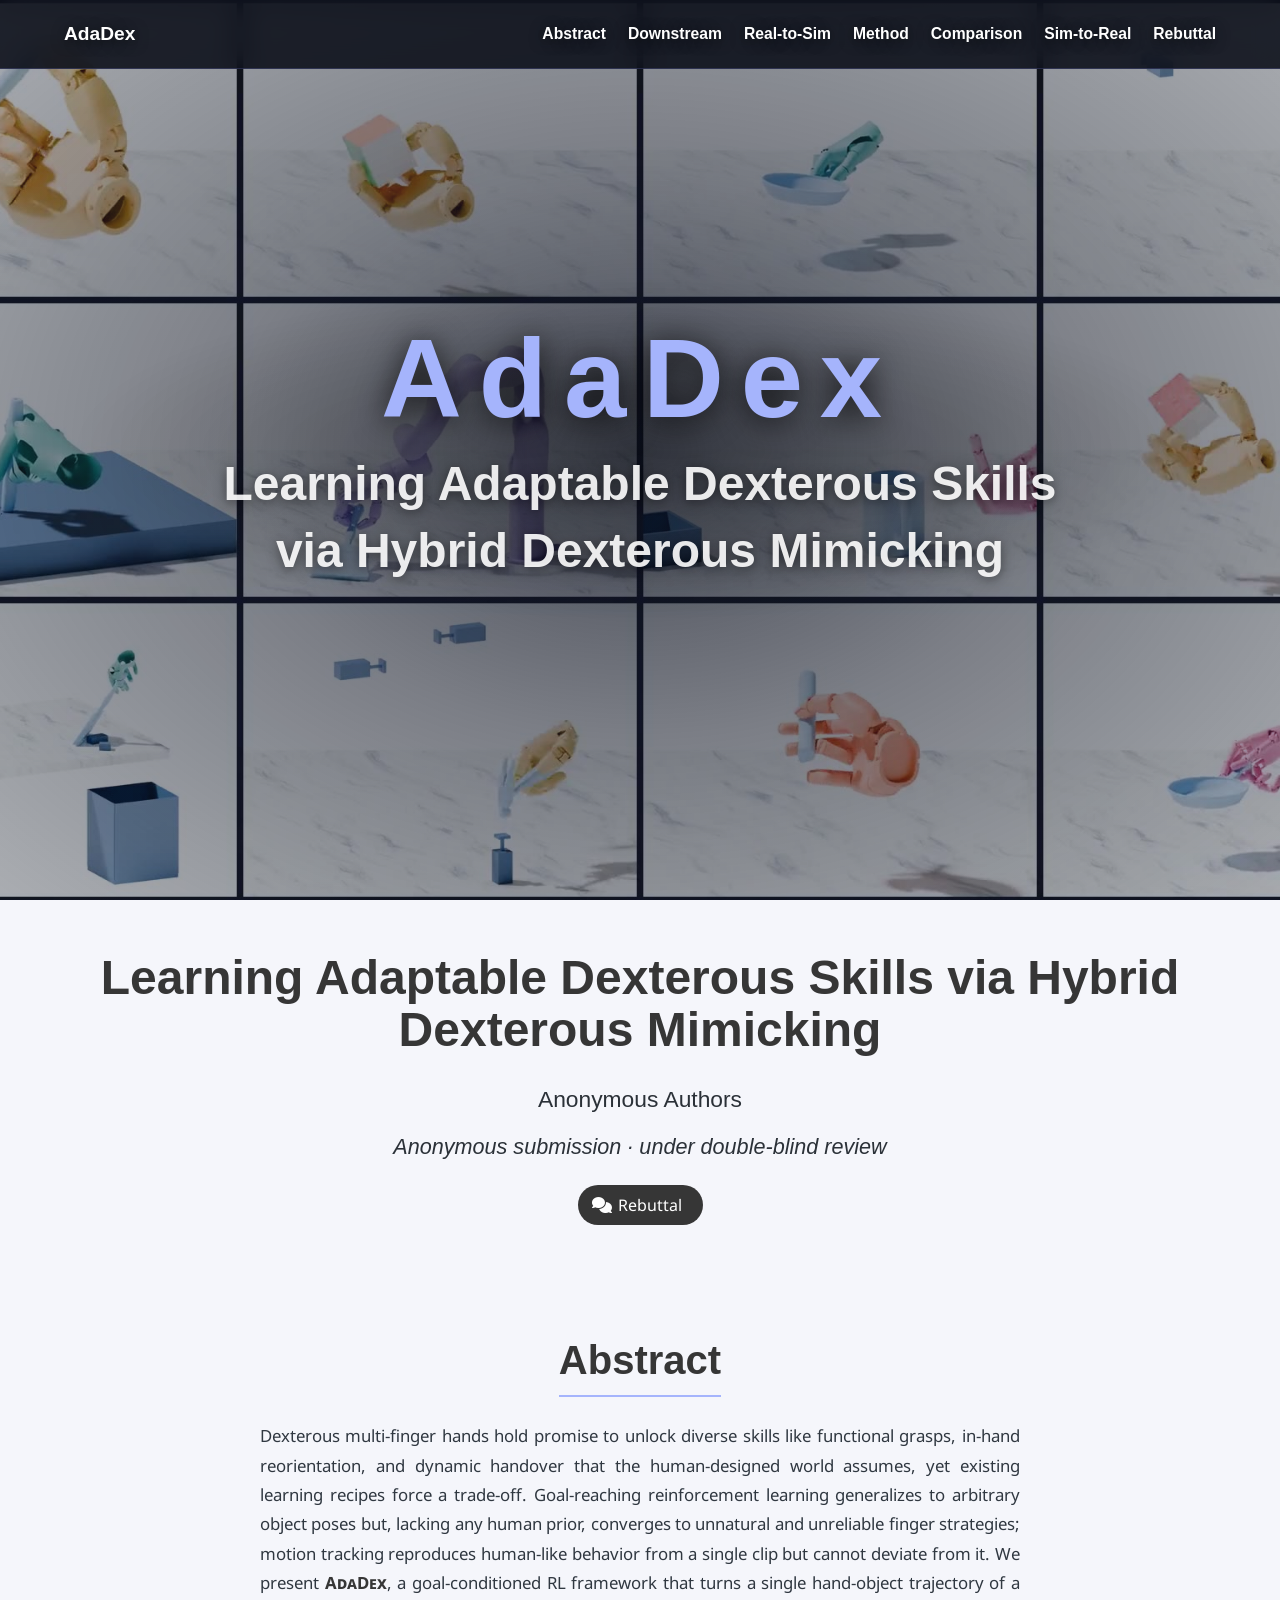
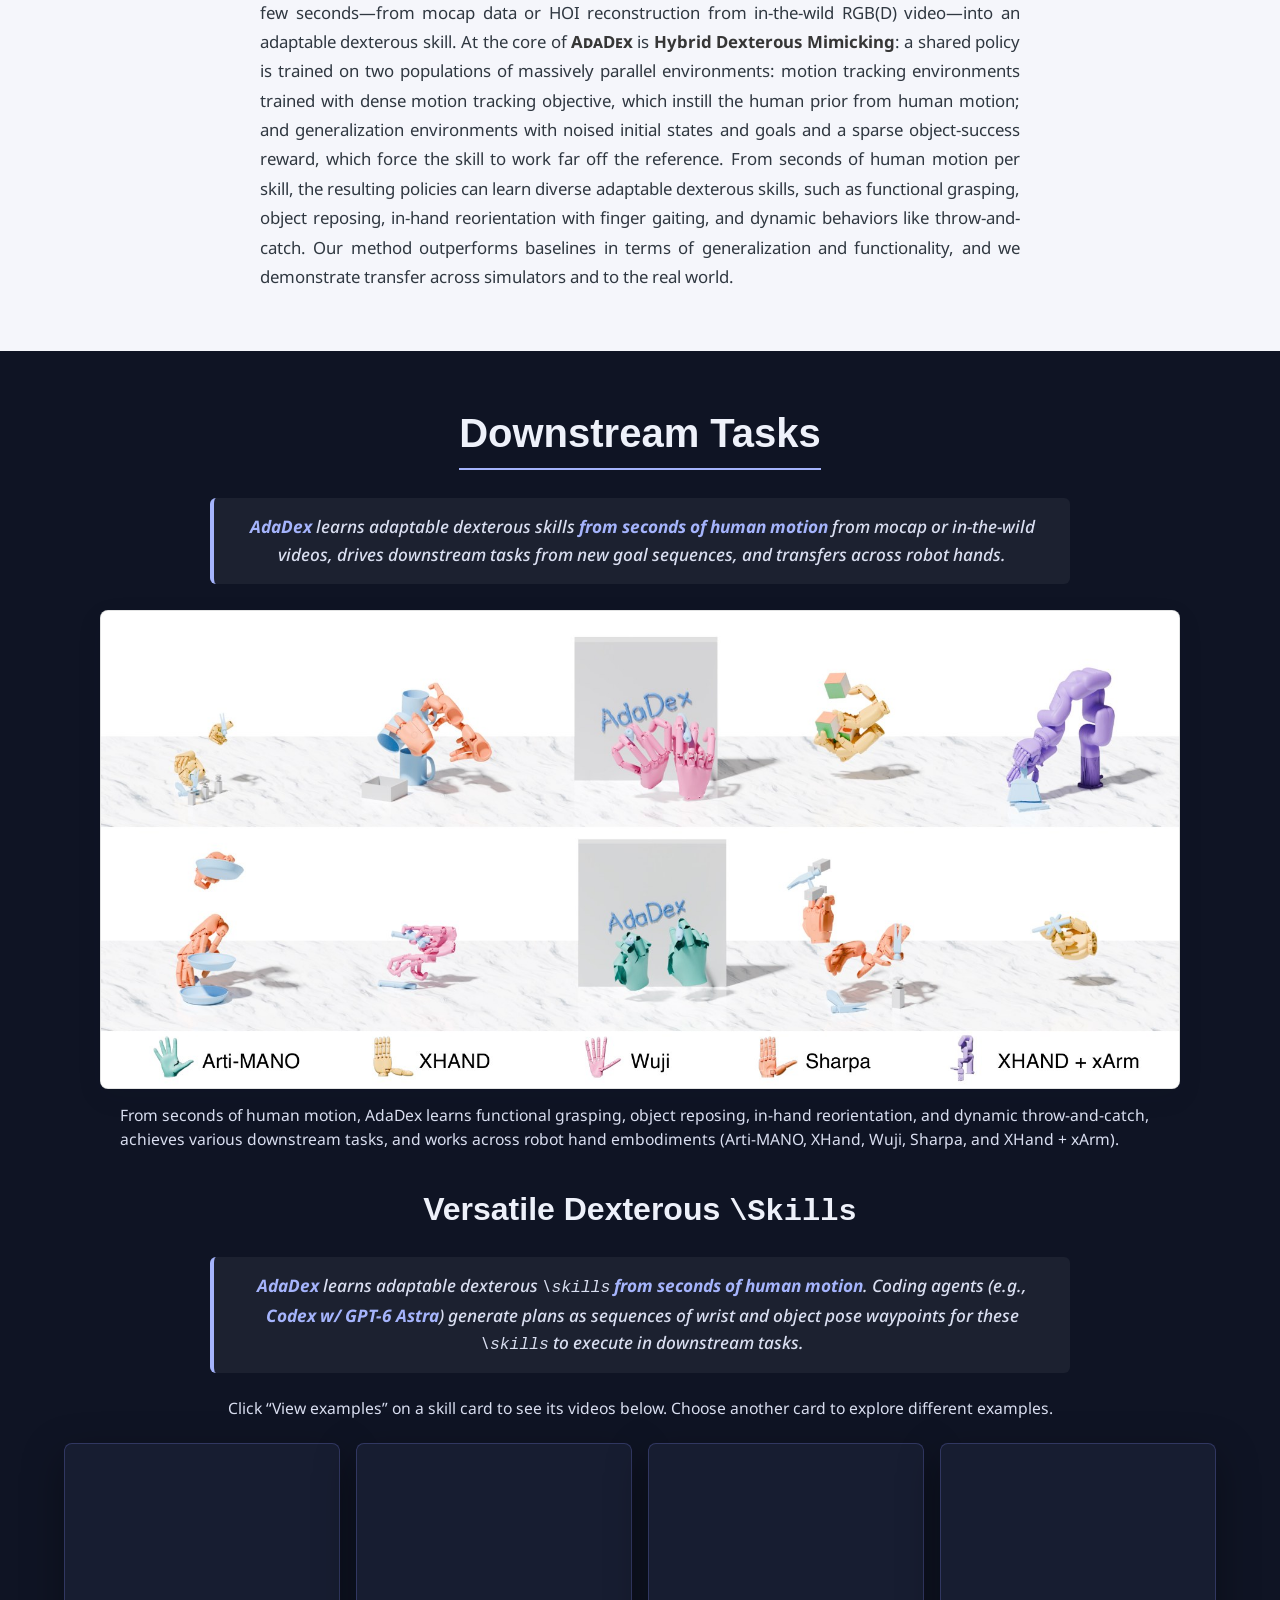
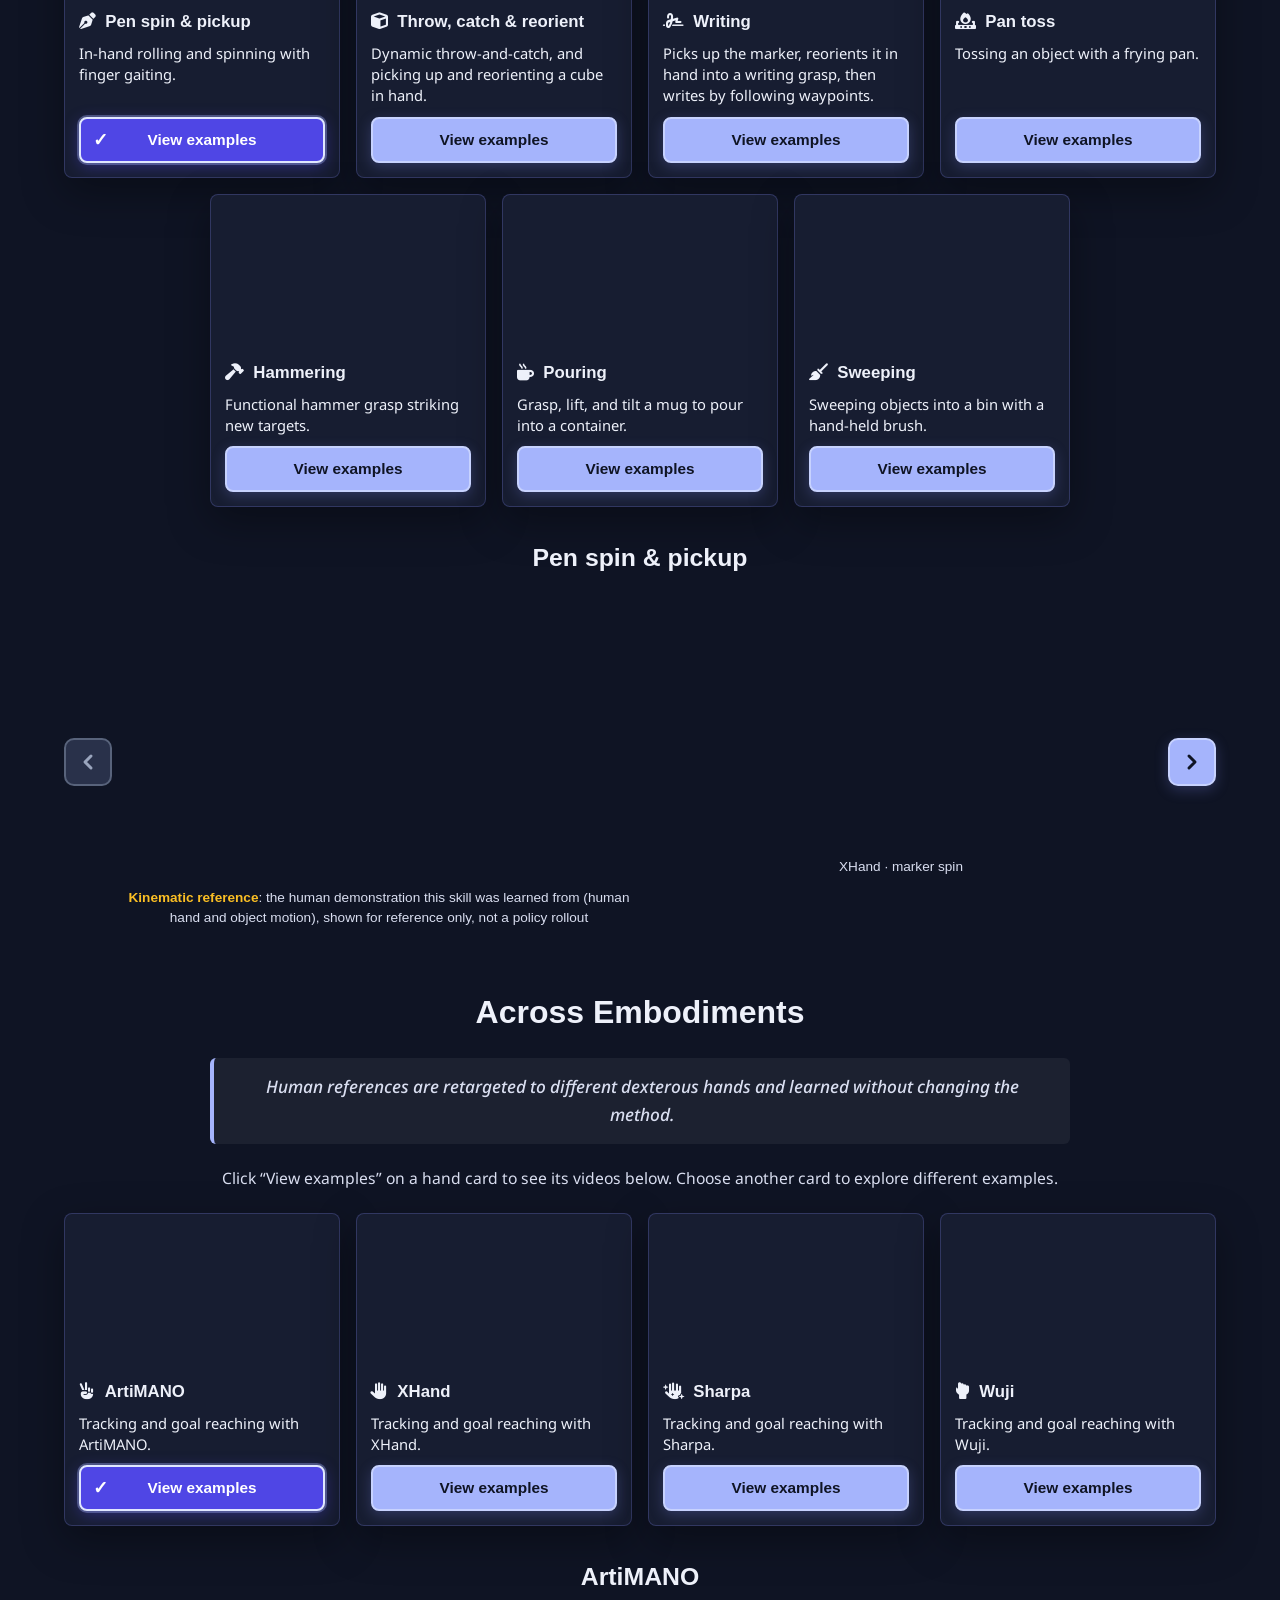
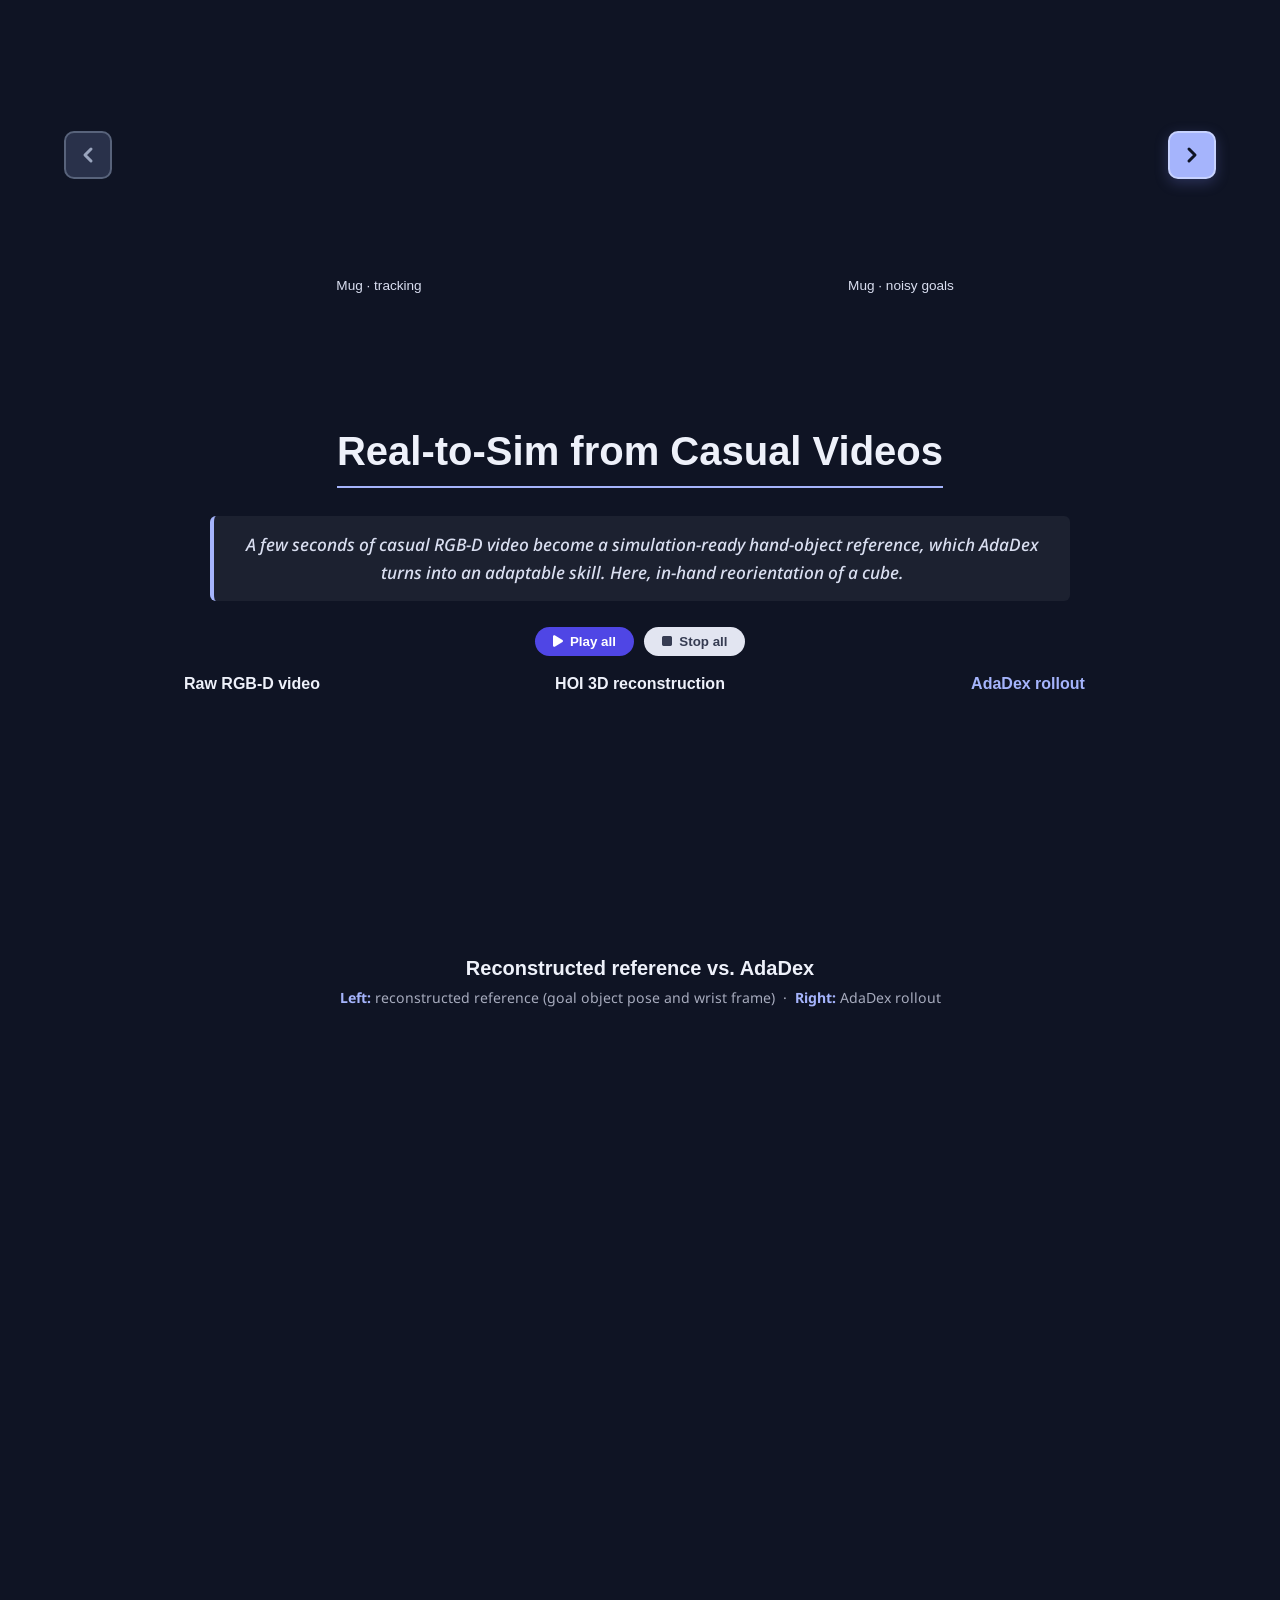
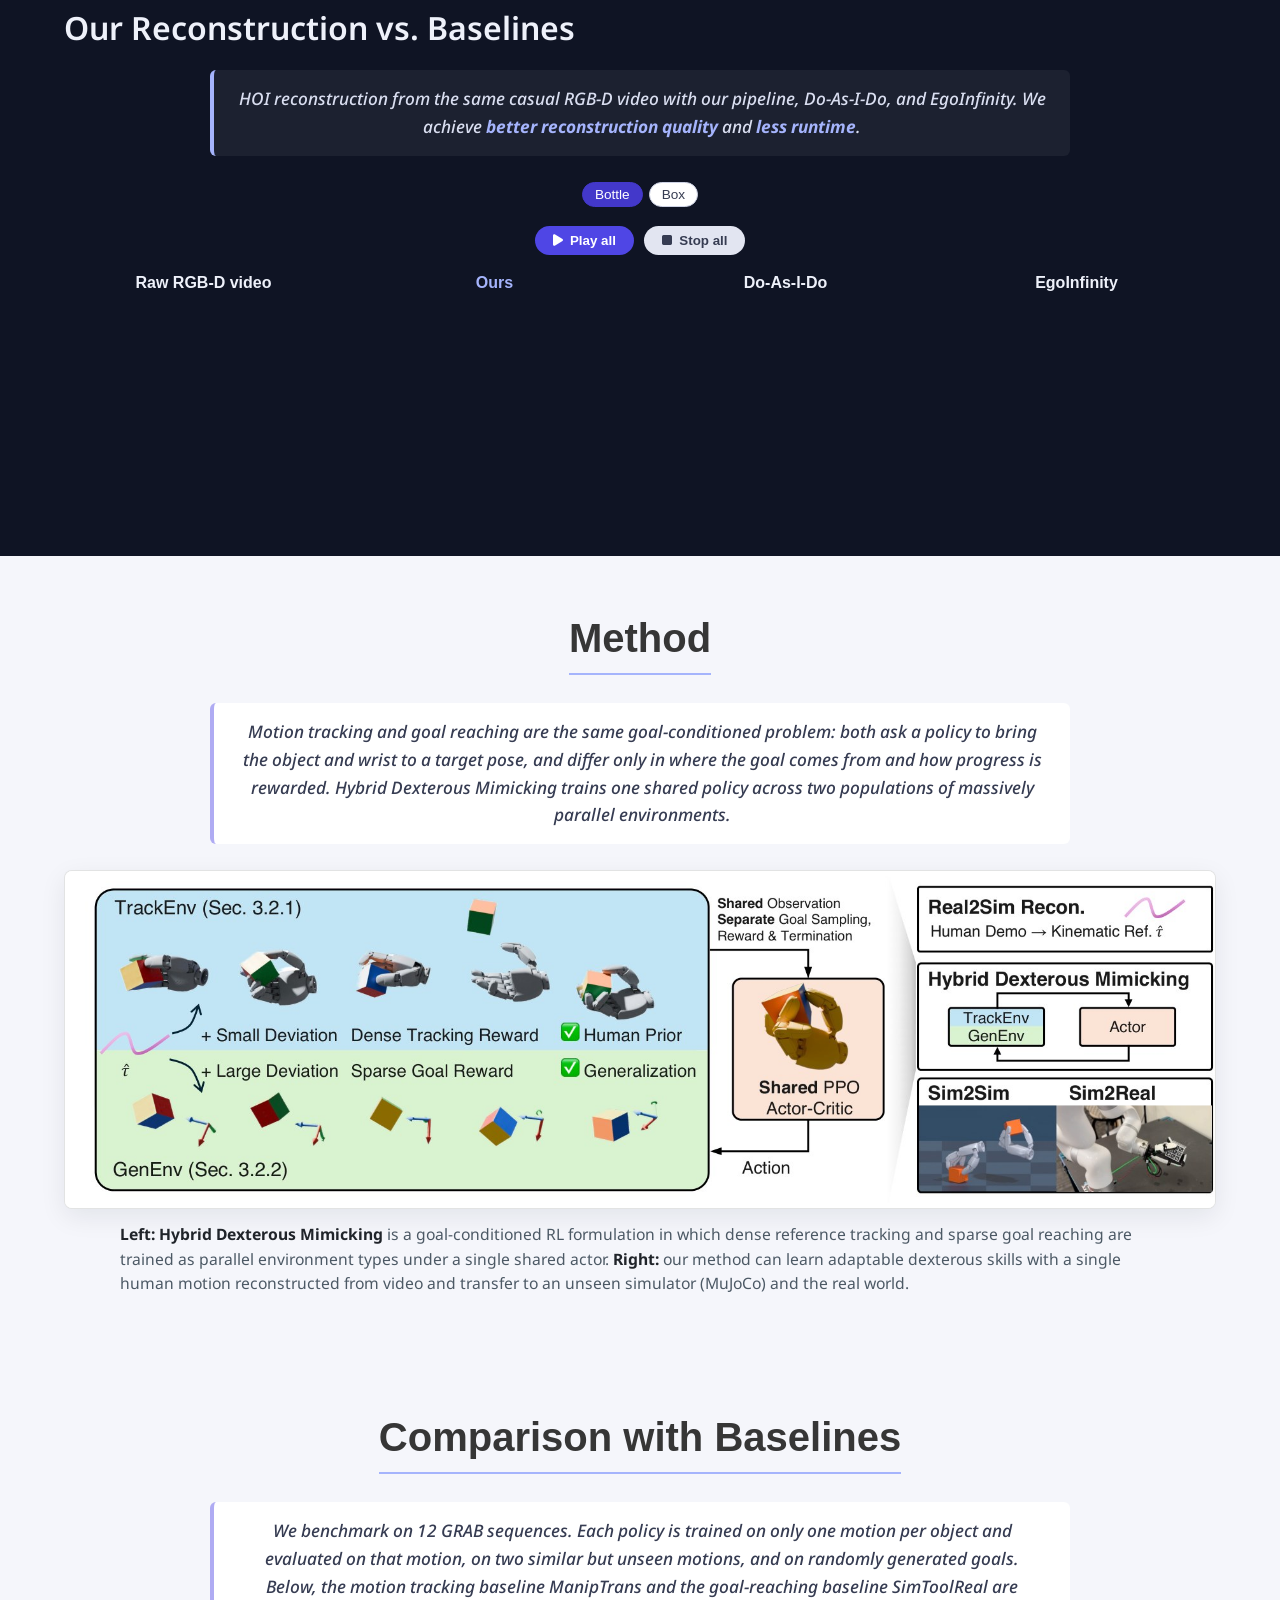
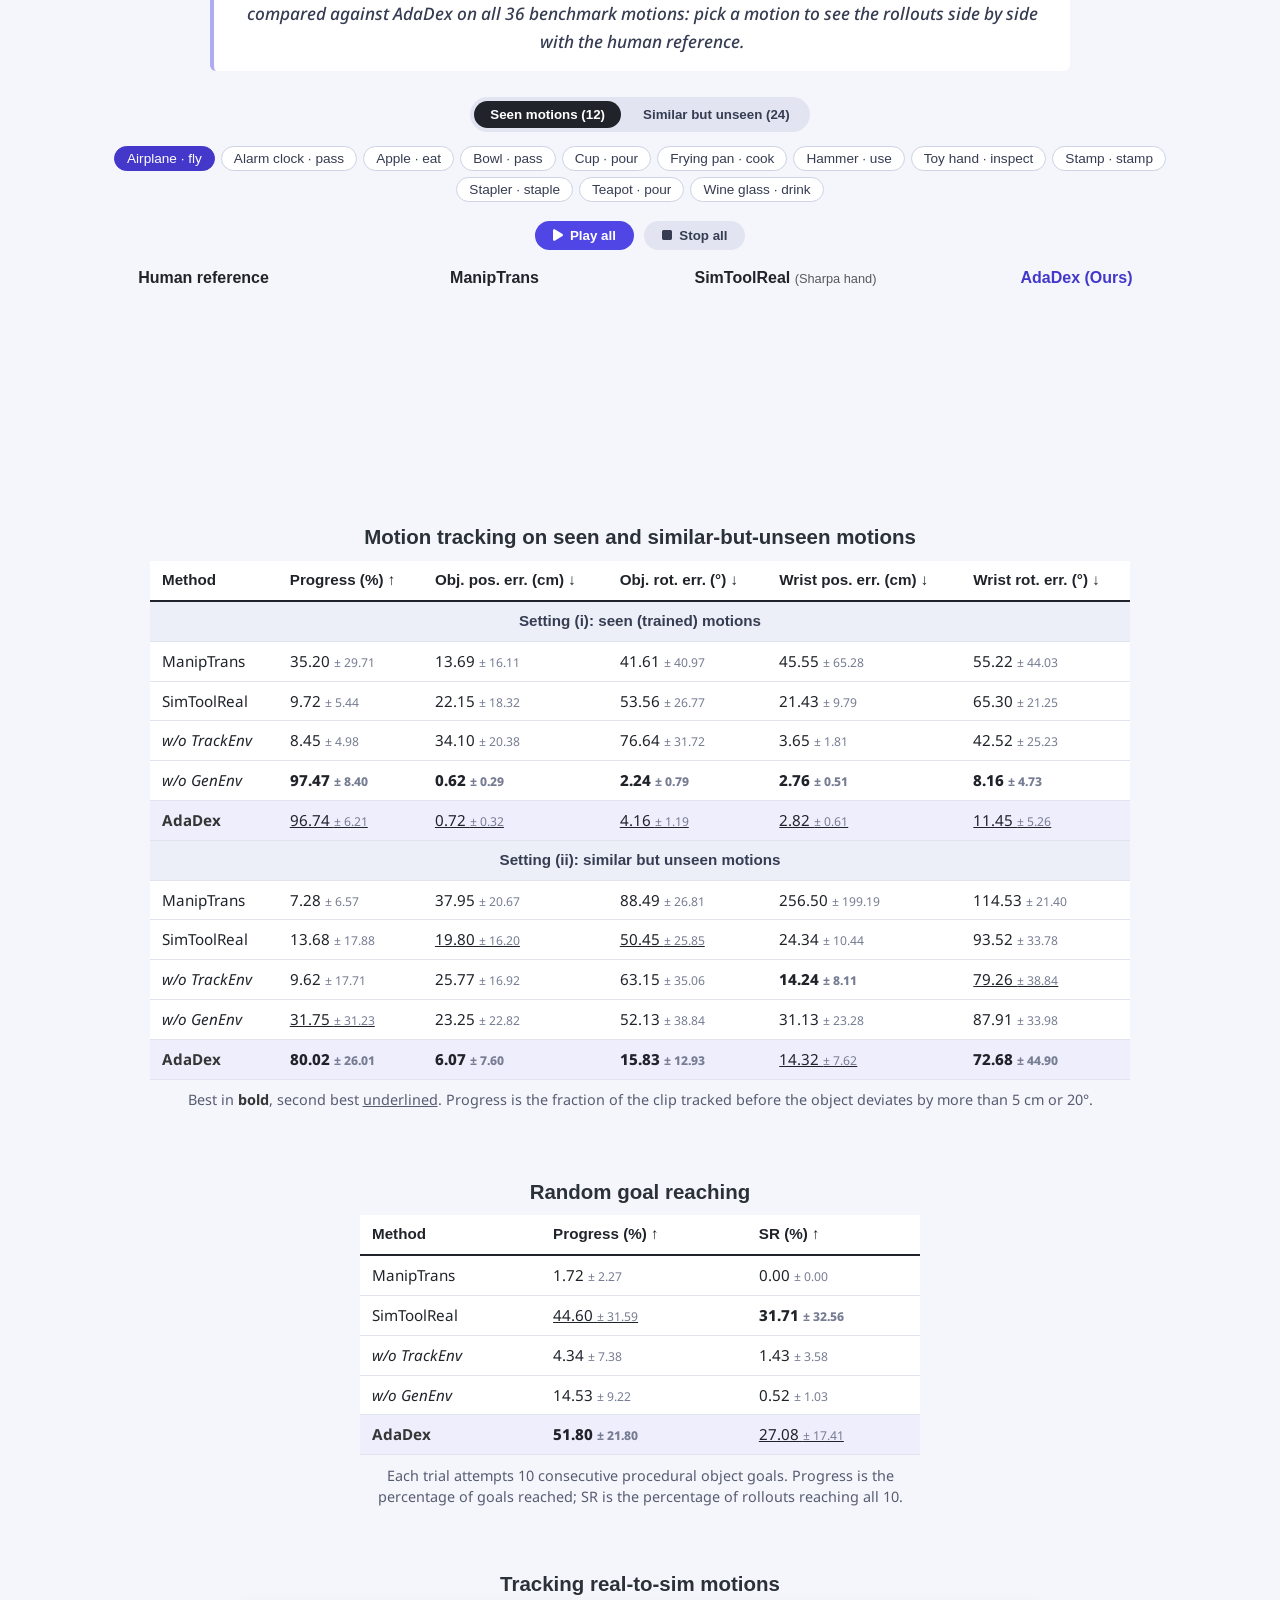
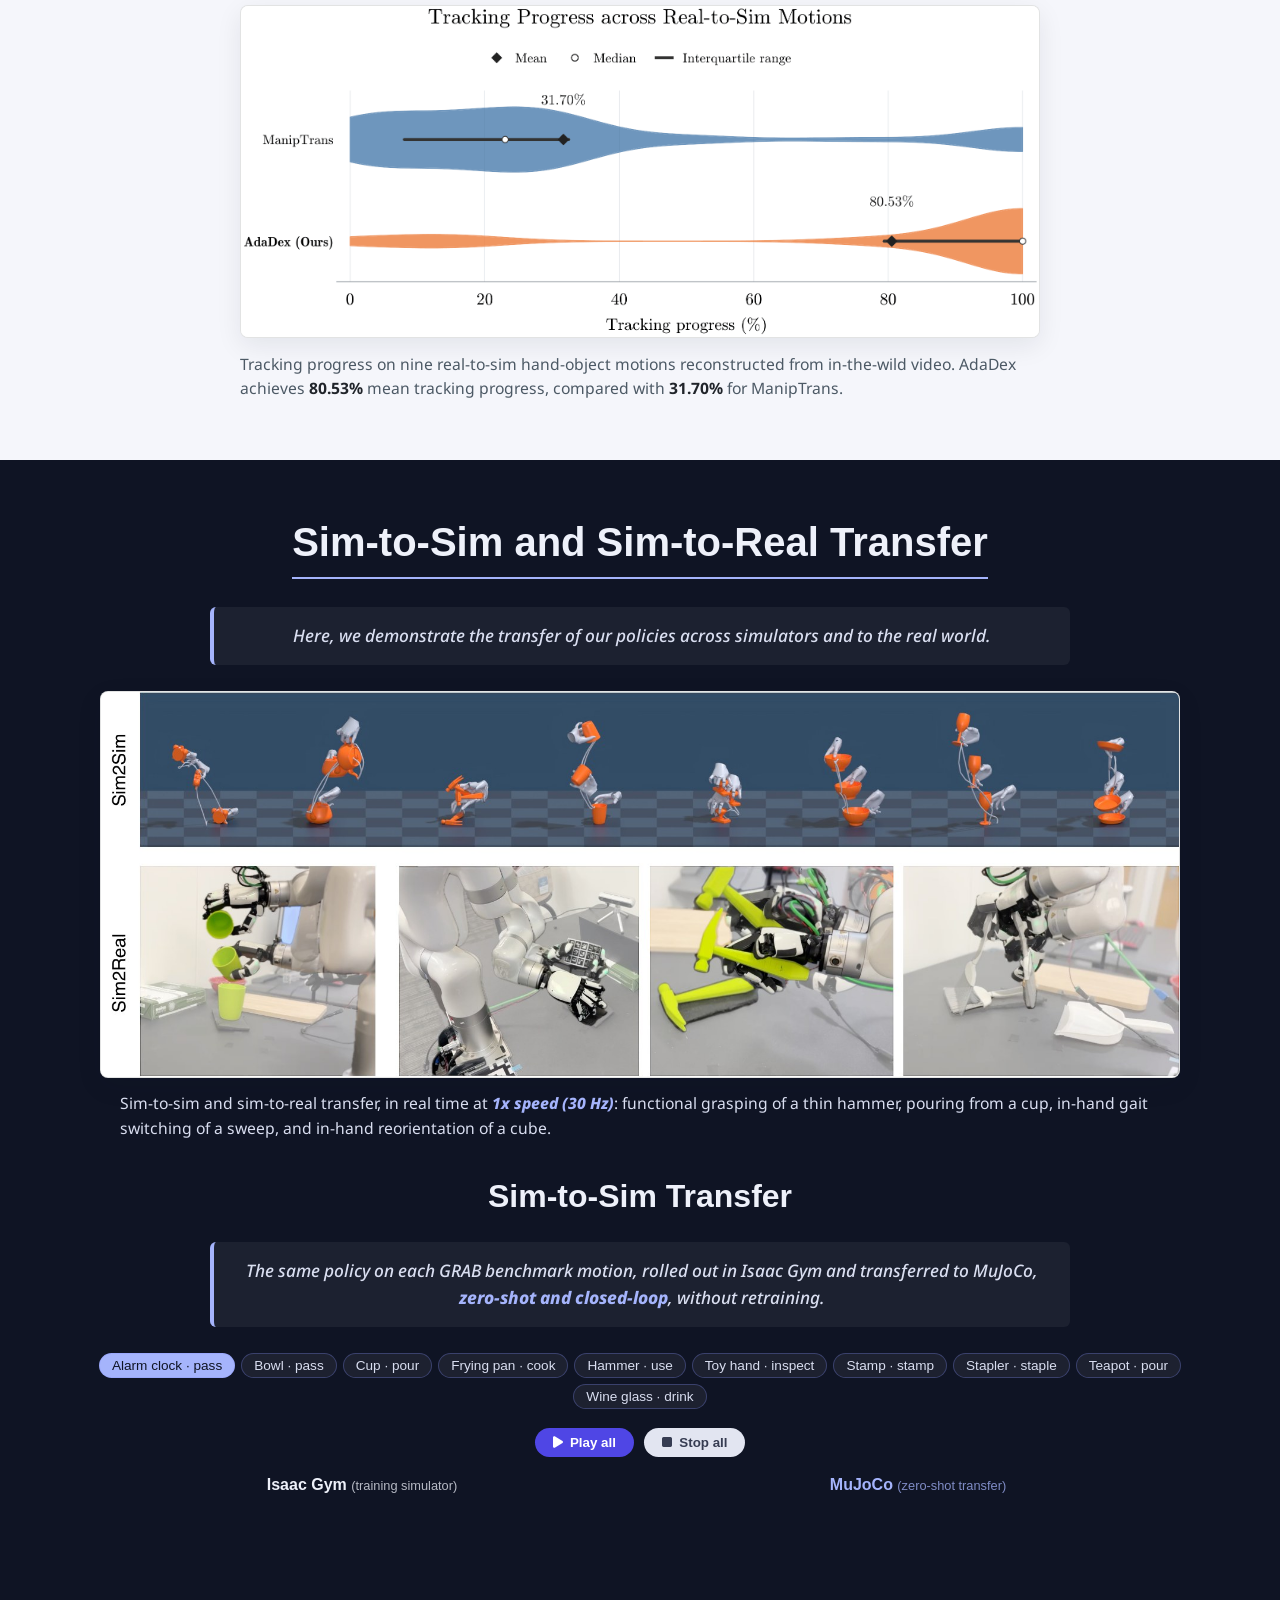
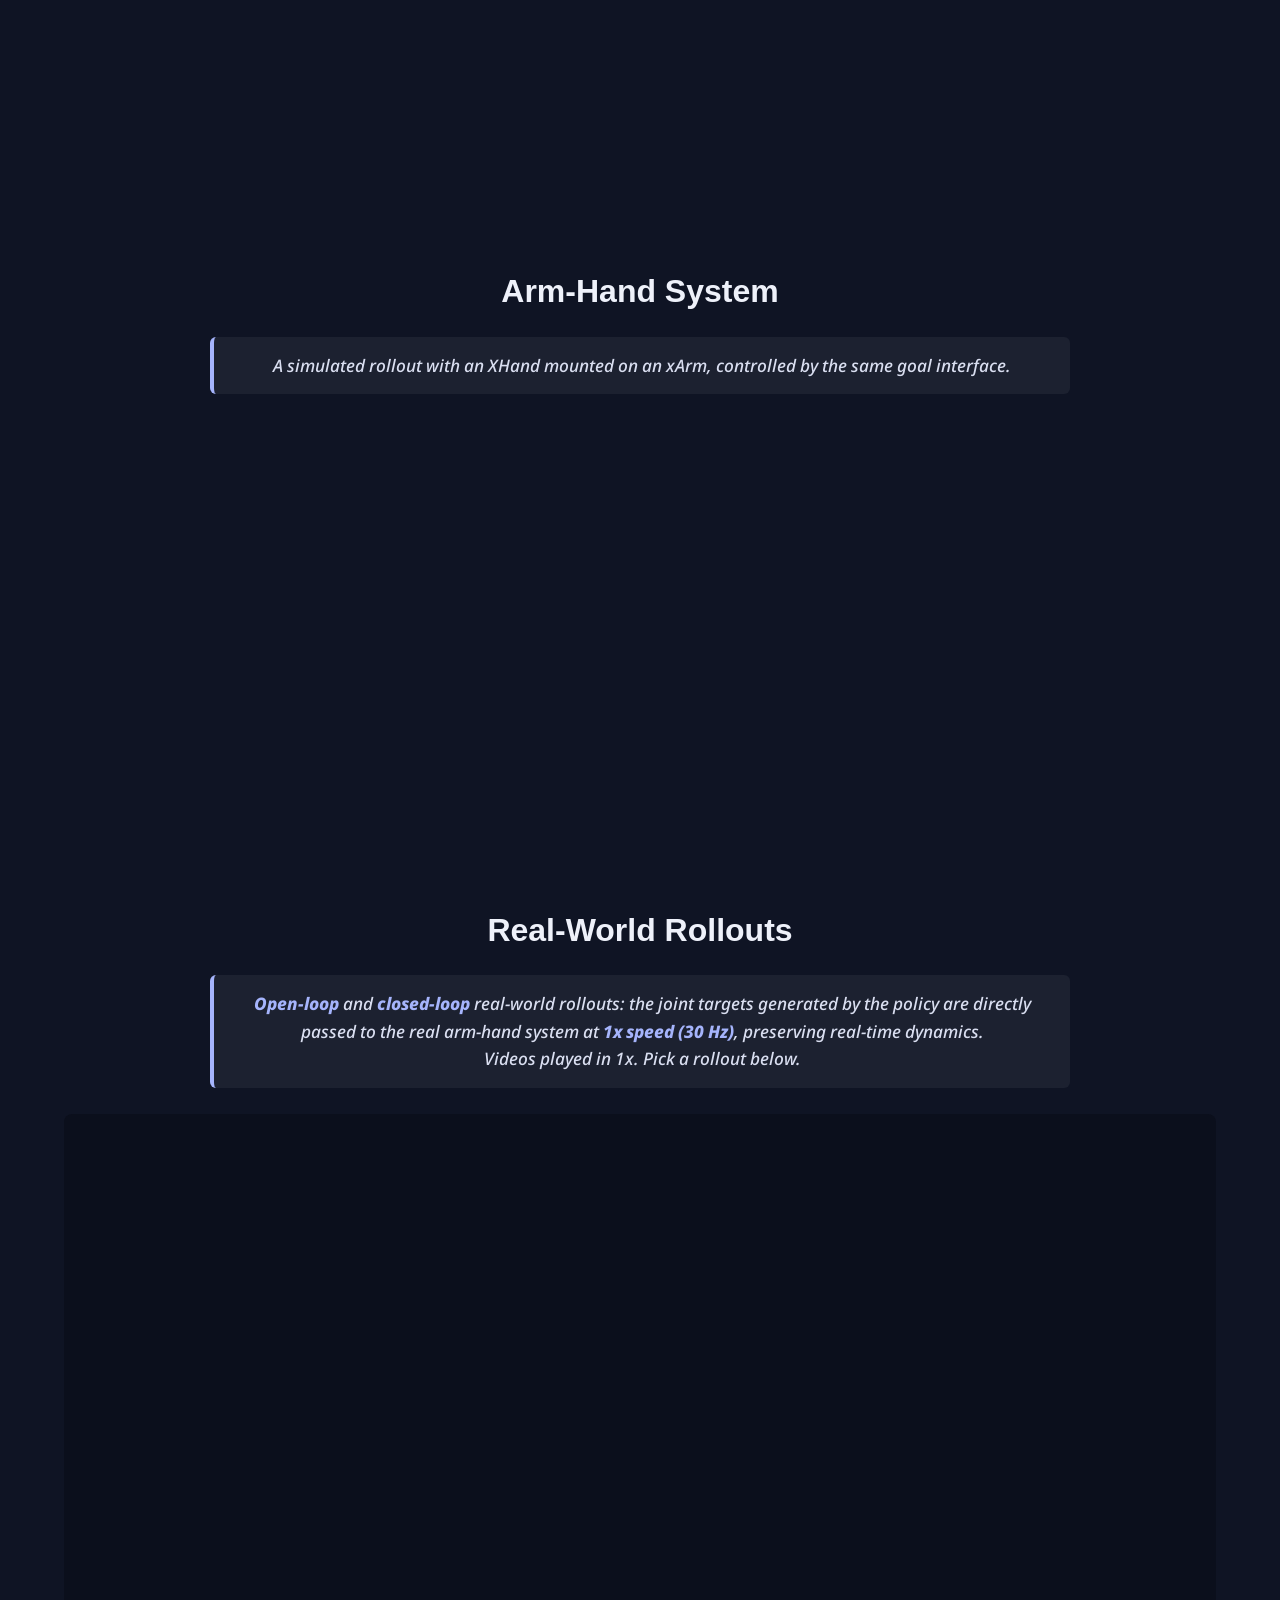
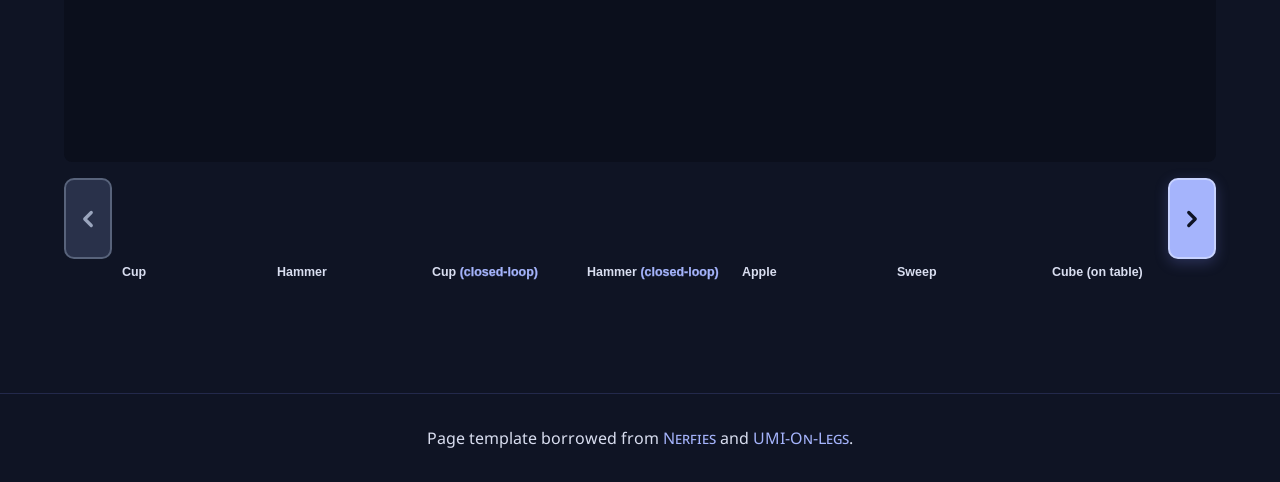
<file: index.html>
<!DOCTYPE html>
<html lang="en">

<head>
  <meta charset="utf-8">
  <meta name="description" content="AdaDex: Learning Adaptable Dexterous Skills via Hybrid Dexterous Mimicking">
  <meta name="keywords"
    content="Dexterous Manipulation, Multi-finger Hands, Reinforcement Learning, Motion Tracking, Goal-conditioned RL, Human-object Interaction, Sim-to-Real">
  <meta name="viewport" content="width=device-width, initial-scale=1">
  <meta name="robots" content="noindex, nofollow">
  <title>AdaDex: Learning Adaptable Dexterous Skills via Hybrid Dexterous Mimicking</title>

  <link href="https://fonts.googleapis.com/css?family=Google+Sans|Noto+Sans|Castoro" rel="stylesheet">
  <link rel="stylesheet" href="./static/css/bulma.min.css">
  <link rel="stylesheet" href="./static/css/bulma-carousel.min.css">
  <link rel="stylesheet" href="./static/css/bulma-slider.min.css">
  <link rel="stylesheet" href="./static/css/index.css">
  <link rel="stylesheet" href="./static/css/generated-motion-variants.css">
  <link rel="stylesheet" href="./static/css/media-theme.css">
  <link rel="stylesheet" href="./static/css/adadex.css?v=closed-loop-bold-4">
  <link rel="stylesheet" href="https://cdnjs.cloudflare.com/ajax/libs/font-awesome/6.5.1/css/all.min.css">

  <script src="./static/js/bulma-carousel.min.js"></script>
  <script src="./static/js/bulma-slider.min.js"></script>
  <script src="./static/js/index.js"></script>
  <script src="./static/js/generated-motion-variants.js"></script>
  <script src="./static/js/deployment-filmstrip.js"></script>

  <meta property="og:title" content="AdaDex: Learning Adaptable Dexterous Skills via Hybrid Dexterous Mimicking" />
  <meta property="og:description"
    content="A goal-conditioned RL framework that turns seconds of human motion into adaptable dexterous skills." />

  <style>
    .hidden_videos {
      visibility: hidden;
    }
  </style>
</head>

<body class="site-media">
  <section class="hero is-link video" id="top">
    <div class="hero-video">
      <video playsinline autoplay muted loop preload="auto" poster="./static/images/teaser_poster.jpg">
        <source src="./static/videos/teaser.mp4" type="video/mp4">
      </video>
    </div>
    <div class="overlay"></div>
    <div class="hero-head site-topnav">
      <header class="navbar">
        <div class="container">
          <nav class="site-section-nav" aria-label="Section navigation">
            <a class="navbar-item site-brand" href="#top" aria-label="AdaDex — back to top">AdaDex</a>
            <div class="site-nav-links">
              <a class="navbar-item" href="#abstract">Abstract</a>
              <a class="navbar-item" href="#beyond">Downstream</a>
              <a class="navbar-item" href="#real2sim">Real-to-Sim</a>
              <a class="navbar-item" href="#method">Method</a>
              <a class="navbar-item" href="#comparison">Comparison</a>
              <a class="navbar-item" href="#deployment">Sim-to-Real</a>
              <a class="navbar-item" href="./rebuttal.html">Rebuttal</a>
            </div>
          </nav>
        </div>
      </header>
    </div>

    <div class="hero-body">
      <div class="container has-text-centered">
        <h1 class="title hero-title">AdaDex</h1>
        <h2 class="subtitle hero-subtitle">
          Learning Adaptable Dexterous Skills<br class="desktop-br"> via Hybrid Dexterous Mimicking
        </h2>
      </div>
    </div>
  </section>

  <section class="hero publication-header">
    <div class="hero-body">
      <div class="container">
        <div class="columns is-centered">
          <div class="column has-text-centered">
            <h1 class="title is-1 publication-title">Learning Adaptable Dexterous Skills via Hybrid Dexterous Mimicking</h1>

            <div class="is-size-4 publication-authors">
              <span class="author-block" style="font-size: 95%;">Anonymous Authors</span>
            </div>

            <div class="is-size-4 publication-authors author-notes">
              <span class="author-block" style="font-size: 90%; font-style: italic;">
                Anonymous submission &middot; under double-blind review
              </span>
            </div>

            <div class="publication-links" style="margin-top: 1rem;">
              <span class="link-block">
                <a href="./rebuttal.html" class="external-link button is-normal is-rounded is-dark">
                  <span class="icon"><i class="fas fa-comments" aria-hidden="true"></i></span>
                  <span>Rebuttal</span>
                </a>
              </span>
            </div>

          </div>
        </div>
      </div>
    </div>
  </section>

  <section class="section" id="abstract">
    <div class="container">
      <div class="columns is-centered has-text-centered">
        <div class="column is-two-thirds">
          <h2 class="title is-2 section-title-accent">Abstract</h2>
          <div class="content has-text-justified">
            <p>
              Dexterous multi-finger hands hold promise to unlock diverse skills like functional grasps, in-hand
              reorientation, and dynamic handover that the human-designed world assumes, yet existing learning recipes
              force a trade-off. Goal-reaching reinforcement learning generalizes to arbitrary object poses but, lacking
              any human prior, converges to unnatural and unreliable finger strategies; motion tracking reproduces
              human-like behavior from a single clip but cannot deviate from it. We present <strong class="method-name">AdaDex</strong>, a goal-conditioned
              RL framework that turns a single hand-object trajectory of a few seconds&mdash;from mocap data or HOI
              reconstruction from in-the-wild RGB(D) video&mdash;into an adaptable dexterous skill.
              At the core of <strong class="method-name">AdaDex</strong> is <strong>Hybrid Dexterous Mimicking</strong>: a shared policy is trained on two
              populations of massively parallel environments: motion tracking environments trained with dense motion
              tracking objective, which instill the human prior from human motion; and generalization environments
              with noised initial states and goals and a sparse object-success reward, which force the skill to work
              far off the reference. From seconds of human motion per skill, the resulting policies can learn diverse
              adaptable dexterous skills, such as functional grasping, object reposing, in-hand reorientation with
              finger gaiting, and dynamic behaviors like throw-and-catch. Our method outperforms baselines in terms of
              generalization and functionality, and we demonstrate transfer across simulators and to the real world.
            </p>
          </div>
        </div>
      </div>
    </div>
  </section>

  <section class="section generated-motion-section" id="beyond">
    <div class="container">
      <div class="columns is-centered">
        <div class="column is-full-width">
          <div style="text-align: center;">
            <h2 class="title is-2 section-title-accent">Downstream Tasks</h2>
          </div>
          <p class="subsection-description">
            <strong class="agentic-planner-name">AdaDex</strong> learns adaptable dexterous skills <strong class="agentic-planner-name">from seconds of human motion</strong> from mocap or in-the-wild videos, drives downstream tasks from new goal sequences, and transfers across robot hands.
          </p>
          <figure class="method-figure section-figure">
            <img class="paper-figure" src="./static/images/downstream_gallery.jpg" alt="AdaDex skills across robot hands" />
            <figcaption>From seconds of human motion, AdaDex learns functional grasping, object reposing, in-hand reorientation, and dynamic throw-and-catch, achieves
              various downstream tasks, and works across robot hand embodiments (Arti-MANO, XHand, Wuji, Sharpa, and
              XHand + xArm).</figcaption>
          </figure>

          <div class="motion-card-gallery motion-card-gallery-blocks">
            <section class="motion-family-block" data-card-family="versatility">
              <div class="motion-family-block-header">
                <h3>Versatile Dexterous <code>\Skills</code></h3>
                <p class="subsection-description">
                  <strong class="agentic-planner-name">AdaDex</strong> learns adaptable dexterous <code>\skills</code> <strong class="agentic-planner-name">from seconds of human motion</strong>.
                  Coding agents (e.g., <strong class="agentic-planner-name">Codex w/ GPT-6 Astra</strong>) generate plans as sequences
                  of wrist and object pose waypoints for these <code>\skills</code> to execute in downstream tasks.
                </p>
                <p class="motion-gallery-hint">Click &ldquo;View examples&rdquo; on a skill card to see its videos below. Choose another card to explore different examples.</p>
              </div>

              <div class="motion-card-grid">
                <article class="motion-card is-active" data-motion-target="cards-pen-spin">
                  <video autoplay muted loop playsinline src="./static/videos/pen-spin/pen-spin_01.mp4"></video>
                  <div class="motion-card-body">
                    <h3><i class="fas fa-pen-nib"></i>&nbsp; Pen spin &amp; pickup</h3>
                    <p>In-hand rolling and spinning with finger gaiting.</p>
                    <button class="motion-card-action" type="button">View examples</button>
                  </div>
                </article>
                <article class="motion-card" data-motion-target="cards-aprilcube">
                  <video autoplay muted loop playsinline src="./static/videos/aprilcube/aprilcube_x01.mp4"></video>
                  <div class="motion-card-body">
                    <h3><i class="fas fa-cube"></i>&nbsp; Throw, catch &amp; reorient</h3>
                    <p>Dynamic throw-and-catch, and picking up and reorienting a cube in hand.</p>
                    <button class="motion-card-action" type="button">View examples</button>
                  </div>
                </article>
                <article class="motion-card" data-motion-target="cards-writing">
                  <video autoplay muted loop playsinline src="./static/videos/writing/writing_01.mp4"></video>
                  <div class="motion-card-body">
                    <h3><i class="fas fa-signature"></i>&nbsp; Writing</h3>
                    <p>Picks up the marker, reorients it in hand into a writing grasp, then writes by following waypoints.</p>
                    <button class="motion-card-action" type="button">View examples</button>
                  </div>
                </article>
                <article class="motion-card" data-motion-target="cards-pan-toss">
                  <video autoplay muted loop playsinline src="./static/videos/pan-toss/pan-toss_01.mp4"></video>
                  <div class="motion-card-body">
                    <h3><i class="fas fa-fire-burner"></i>&nbsp; Pan toss</h3>
                    <p>Tossing an object with a frying pan.</p>
                    <button class="motion-card-action" type="button">View examples</button>
                  </div>
                </article>
                <article class="motion-card" data-motion-target="cards-hammering">
                  <video autoplay muted loop playsinline src="./static/videos/hammering/hammering_01.mp4"></video>
                  <div class="motion-card-body">
                    <h3><i class="fas fa-hammer"></i>&nbsp; Hammering</h3>
                    <p>Functional hammer grasp striking new targets.</p>
                    <button class="motion-card-action" type="button">View examples</button>
                  </div>
                </article>
                <article class="motion-card" data-motion-target="cards-pouring">
                  <video autoplay muted loop playsinline src="./static/videos/pouring/pouring_01.mp4"></video>
                  <div class="motion-card-body">
                    <h3><i class="fas fa-mug-hot"></i>&nbsp; Pouring</h3>
                    <p>Grasp, lift, and tilt a mug to pour into a container.</p>
                    <button class="motion-card-action" type="button">View examples</button>
                  </div>
                </article>
                <article class="motion-card" data-motion-target="cards-sweeping">
                  <video autoplay muted loop playsinline src="./static/videos/sweeping/sweeping_01.mp4"></video>
                  <div class="motion-card-body">
                    <h3><i class="fas fa-broom"></i>&nbsp; Sweeping</h3>
                    <p>Sweeping objects into a bin with a hand-held brush.</p>
                    <button class="motion-card-action" type="button">View examples</button>
                  </div>
                </article>
              </div>

              <div class="motion-card-details">
                <div class="motion-card-detail is-active" id="cards-pen-spin">
                  <div class="motion-card-detail-header">
                    <h3>Pen spin &amp; pickup</h3>
                  </div>
                  <div class="video-carousel" data-per-view="2">
                    <div class="carousel-viewport">
                      <div class="carousel-track">
                        <div class="carousel-item is-reference"><video muted loop playsinline controls preload="metadata" src="./static/videos/references/pen-spin_reference.mp4"></video><p class="clip-caption"><strong>Kinematic reference</strong>: the human demonstration this skill was learned from (human hand and object motion), shown for reference only, not a policy rollout</p></div>
                        <div class="carousel-item"><video muted loop playsinline controls preload="metadata" src="./static/videos/pen-spin/pen-spin_01.mp4"></video><p class="clip-caption">XHand &middot; marker spin</p></div>
                        <div class="carousel-item"><video muted loop playsinline controls preload="metadata" src="./static/videos/pen-spin/pen-spin_02.mp4"></video><p class="clip-caption">XHand &middot; marker spin</p></div>
                        <div class="carousel-item"><video muted loop playsinline controls preload="metadata" src="./static/videos/pen-spin/pen-spin_03.mp4"></video><p class="clip-caption">Wuji &middot; pick up &amp; roll</p></div>
                        <div class="carousel-item"><video muted loop playsinline controls preload="metadata" src="./static/videos/pen-spin/pen-spin_04.mp4"></video><p class="clip-caption">ArtiMANO &middot; pick up &amp; roll</p></div>
                        <div class="carousel-item"><video muted loop playsinline controls preload="metadata" src="./static/videos/pen-spin/pen-spin_05.mp4"></video><p class="clip-caption">Sharpa &middot; pick up &amp; roll</p></div>
                        <div class="carousel-item"><video muted loop playsinline controls preload="metadata" src="./static/videos/pen-spin/pen-spin_06.mp4"></video><p class="clip-caption">Wuji &middot; pick up &amp; roll</p></div>
                        <div class="carousel-item"><video muted loop playsinline controls preload="metadata" src="./static/videos/pen-spin/pen-spin_07.mp4"></video><p class="clip-caption">ArtiMANO &middot; marker spin</p></div>
                      </div>
                    </div>
                    <button class="carousel-prev disabled" type="button" aria-label="Previous video"><svg viewBox="0 0 24 24" fill="none" stroke="currentColor" stroke-width="3" stroke-linecap="round" stroke-linejoin="round" aria-hidden="true" focusable="false"><path d="M15 18l-6-6 6-6"></path></svg></button>
                    <button class="carousel-next" type="button" aria-label="Next video"><svg viewBox="0 0 24 24" fill="none" stroke="currentColor" stroke-width="3" stroke-linecap="round" stroke-linejoin="round" aria-hidden="true" focusable="false"><path d="M9 6l6 6-6 6"></path></svg></button>
                  </div>
                </div>
                <div class="motion-card-detail" id="cards-aprilcube">
                  <div class="motion-card-detail-header">
                    <h3>Throw, catch &amp; reorient</h3>
                  </div>
                  <div class="video-carousel" data-per-view="2">
                    <div class="carousel-viewport">
                      <div class="carousel-track">
                        <div class="carousel-item is-reference"><video muted loop playsinline controls preload="metadata" src="./static/videos/references/aprilcube_reference.mp4"></video><p class="clip-caption"><strong>Kinematic reference</strong>: the human demonstration this skill was learned from (human hand and object motion), shown for reference only, not a policy rollout</p></div>
                        <div class="carousel-item"><video muted loop playsinline controls preload="metadata" src="./static/videos/aprilcube/aprilcube_x01.mp4"></video><p class="clip-caption">XHand &middot; reorient, throw &amp; catch</p></div>
                        <div class="carousel-item"><video muted loop playsinline controls preload="metadata" src="./static/videos/aprilcube/aprilcube_01.mp4"></video><p class="clip-caption">XHand &middot; Throw &amp; catch</p></div>
                        <div class="carousel-item"><video muted loop playsinline controls preload="metadata" src="./static/videos/aprilcube/aprilcube_02.mp4"></video><p class="clip-caption">XHand &middot; Pick up &amp; reorient</p></div>
                      </div>
                    </div>
                    <button class="carousel-prev disabled" type="button" aria-label="Previous video"><svg viewBox="0 0 24 24" fill="none" stroke="currentColor" stroke-width="3" stroke-linecap="round" stroke-linejoin="round" aria-hidden="true" focusable="false"><path d="M15 18l-6-6 6-6"></path></svg></button>
                    <button class="carousel-next" type="button" aria-label="Next video"><svg viewBox="0 0 24 24" fill="none" stroke="currentColor" stroke-width="3" stroke-linecap="round" stroke-linejoin="round" aria-hidden="true" focusable="false"><path d="M9 6l6 6-6 6"></path></svg></button>
                  </div>
                </div>
                <div class="motion-card-detail" id="cards-writing">
                  <div class="motion-card-detail-header">
                    <h3>Writing</h3>
                  </div>
                  <div class="video-carousel" data-per-view="2">
                    <div class="carousel-viewport">
                      <div class="carousel-track">
                        <div class="carousel-item is-reference"><video muted loop playsinline controls preload="metadata" src="./static/videos/references/writing_reference.mp4"></video><p class="clip-caption"><strong>Kinematic reference</strong>: the human demonstration this skill was learned from (human hand and object motion), shown for reference only, not a policy rollout</p></div>
                        <div class="carousel-item"><video muted loop playsinline controls preload="metadata" src="./static/videos/writing/writing_01.mp4"></video><p class="clip-caption">Wuji &middot; writing</p></div>
                        <div class="carousel-item"><video muted loop playsinline controls preload="metadata" src="./static/videos/writing/writing_02.mp4"></video><p class="clip-caption">ArtiMANO &middot; writing</p></div>
                        <div class="carousel-item"><video muted loop playsinline controls preload="metadata" src="./static/videos/writing/writing_03.mp4"></video><p class="clip-caption">ArtiMANO &middot; writing</p></div>
                      </div>
                    </div>
                    <button class="carousel-prev disabled" type="button" aria-label="Previous video"><svg viewBox="0 0 24 24" fill="none" stroke="currentColor" stroke-width="3" stroke-linecap="round" stroke-linejoin="round" aria-hidden="true" focusable="false"><path d="M15 18l-6-6 6-6"></path></svg></button>
                    <button class="carousel-next" type="button" aria-label="Next video"><svg viewBox="0 0 24 24" fill="none" stroke="currentColor" stroke-width="3" stroke-linecap="round" stroke-linejoin="round" aria-hidden="true" focusable="false"><path d="M9 6l6 6-6 6"></path></svg></button>
                  </div>
                </div>
                <div class="motion-card-detail" id="cards-pan-toss">
                  <div class="motion-card-detail-header">
                    <h3>Pan toss</h3>
                  </div>
                  <div class="video-carousel" data-per-view="2">
                    <div class="carousel-viewport">
                      <div class="carousel-track">
                        <div class="carousel-item is-reference"><video muted loop playsinline controls preload="metadata" src="./static/videos/references/pan-toss_reference.mp4"></video><p class="clip-caption"><strong>Kinematic reference</strong>: the human demonstration this skill was learned from (human hand and object motion), shown for reference only, not a policy rollout</p></div>
                        <div class="carousel-item"><video muted loop playsinline controls preload="metadata" src="./static/videos/pan-toss/pan-toss_01.mp4"></video><p class="clip-caption">Sharpa &middot; pan toss</p></div>
                        <div class="carousel-item"><video muted loop playsinline controls preload="metadata" src="./static/videos/pan-toss/pan-toss_02.mp4"></video><p class="clip-caption">Wuji &middot; pan toss</p></div>
                        <div class="carousel-item"><video muted loop playsinline controls preload="metadata" src="./static/videos/pan-toss/pan-toss_03.mp4"></video><p class="clip-caption">XHand &middot; pan toss</p></div>
                        <div class="carousel-item"><video muted loop playsinline controls preload="metadata" src="./static/videos/pan-toss/pan-toss_04.mp4"></video><p class="clip-caption">ArtiMANO &middot; pan toss</p></div>
                        <div class="carousel-item"><video muted loop playsinline controls preload="metadata" src="./static/videos/pan-toss/pan-toss_05.mp4"></video><p class="clip-caption">Sharpa &middot; pan toss</p></div>
                        <div class="carousel-item"><video muted loop playsinline controls preload="metadata" src="./static/videos/pan-toss/pan-toss_06.mp4"></video><p class="clip-caption">Wuji &middot; pan toss</p></div>
                      </div>
                    </div>
                    <button class="carousel-prev disabled" type="button" aria-label="Previous video"><svg viewBox="0 0 24 24" fill="none" stroke="currentColor" stroke-width="3" stroke-linecap="round" stroke-linejoin="round" aria-hidden="true" focusable="false"><path d="M15 18l-6-6 6-6"></path></svg></button>
                    <button class="carousel-next" type="button" aria-label="Next video"><svg viewBox="0 0 24 24" fill="none" stroke="currentColor" stroke-width="3" stroke-linecap="round" stroke-linejoin="round" aria-hidden="true" focusable="false"><path d="M9 6l6 6-6 6"></path></svg></button>
                  </div>
                </div>
                <div class="motion-card-detail" id="cards-hammering">
                  <div class="motion-card-detail-header">
                    <h3>Hammering</h3>
                  </div>
                  <div class="video-carousel" data-per-view="2">
                    <div class="carousel-viewport">
                      <div class="carousel-track">
                        <div class="carousel-item is-reference"><video muted loop playsinline controls preload="metadata" src="./static/videos/references/hammering_reference.mp4"></video><p class="clip-caption"><strong>Kinematic reference</strong>: the human demonstration this skill was learned from (human hand and object motion), shown for reference only, not a policy rollout</p></div>
                        <div class="carousel-item"><video muted loop playsinline controls preload="metadata" src="./static/videos/hammering/hammering_01.mp4"></video><p class="clip-caption">Sharpa &middot; hammering</p></div>
                        <div class="carousel-item"><video muted loop playsinline controls preload="metadata" src="./static/videos/hammering/hammering_02.mp4"></video><p class="clip-caption">Wuji &middot; hammering</p></div>
                        <div class="carousel-item"><video muted loop playsinline controls preload="metadata" src="./static/videos/hammering/hammering_03.mp4"></video><p class="clip-caption">XHand &middot; hammering</p></div>
                        <div class="carousel-item"><video muted loop playsinline controls preload="metadata" src="./static/videos/hammering/hammering_04.mp4"></video><p class="clip-caption">ArtiMANO &middot; hammering</p></div>
                        <div class="carousel-item"><video muted loop playsinline controls preload="metadata" src="./static/videos/hammering/hammering_05.mp4"></video><p class="clip-caption">Sharpa &middot; hammering</p></div>
                        <div class="carousel-item"><video muted loop playsinline controls preload="metadata" src="./static/videos/hammering/hammering_06.mp4"></video><p class="clip-caption">Wuji &middot; hammering</p></div>
                      </div>
                    </div>
                    <button class="carousel-prev disabled" type="button" aria-label="Previous video"><svg viewBox="0 0 24 24" fill="none" stroke="currentColor" stroke-width="3" stroke-linecap="round" stroke-linejoin="round" aria-hidden="true" focusable="false"><path d="M15 18l-6-6 6-6"></path></svg></button>
                    <button class="carousel-next" type="button" aria-label="Next video"><svg viewBox="0 0 24 24" fill="none" stroke="currentColor" stroke-width="3" stroke-linecap="round" stroke-linejoin="round" aria-hidden="true" focusable="false"><path d="M9 6l6 6-6 6"></path></svg></button>
                  </div>
                </div>
                <div class="motion-card-detail" id="cards-pouring">
                  <div class="motion-card-detail-header">
                    <h3>Pouring</h3>
                  </div>
                  <div class="video-carousel" data-per-view="2">
                    <div class="carousel-viewport">
                      <div class="carousel-track">
                        <div class="carousel-item is-reference"><video muted loop playsinline controls preload="metadata" src="./static/videos/references/pouring_reference.mp4"></video><p class="clip-caption"><strong>Kinematic reference</strong>: the human demonstration this skill was learned from (human hand and object motion), shown for reference only, not a policy rollout</p></div>
                        <div class="carousel-item"><video muted loop playsinline controls preload="metadata" src="./static/videos/pouring/pouring_01.mp4"></video><p class="clip-caption">Wuji &middot; pouring</p></div>
                        <div class="carousel-item"><video muted loop playsinline controls preload="metadata" src="./static/videos/pouring/pouring_02.mp4"></video><p class="clip-caption">Sharpa &middot; pouring</p></div>
                        <div class="carousel-item"><video muted loop playsinline controls preload="metadata" src="./static/videos/pouring/pouring_03.mp4"></video><p class="clip-caption">XHand &middot; pouring</p></div>
                        <div class="carousel-item"><video muted loop playsinline controls preload="metadata" src="./static/videos/pouring/pouring_04.mp4"></video><p class="clip-caption">Sharpa &middot; pouring</p></div>
                        <div class="carousel-item"><video muted loop playsinline controls preload="metadata" src="./static/videos/pouring/pouring_05.mp4"></video><p class="clip-caption">Wuji &middot; pouring</p></div>
                        <div class="carousel-item"><video muted loop playsinline controls preload="metadata" src="./static/videos/pouring/pouring_06.mp4"></video><p class="clip-caption">XHand &middot; pouring</p></div>
                      </div>
                    </div>
                    <button class="carousel-prev disabled" type="button" aria-label="Previous video"><svg viewBox="0 0 24 24" fill="none" stroke="currentColor" stroke-width="3" stroke-linecap="round" stroke-linejoin="round" aria-hidden="true" focusable="false"><path d="M15 18l-6-6 6-6"></path></svg></button>
                    <button class="carousel-next" type="button" aria-label="Next video"><svg viewBox="0 0 24 24" fill="none" stroke="currentColor" stroke-width="3" stroke-linecap="round" stroke-linejoin="round" aria-hidden="true" focusable="false"><path d="M9 6l6 6-6 6"></path></svg></button>
                  </div>
                </div>
                <div class="motion-card-detail" id="cards-sweeping">
                  <div class="motion-card-detail-header">
                    <h3>Sweeping</h3>
                  </div>
                  <div class="video-carousel" data-per-view="2">
                    <div class="carousel-viewport">
                      <div class="carousel-track">
                        <div class="carousel-item is-reference"><video muted loop playsinline controls preload="metadata" src="./static/videos/references/sweeping_reference.mp4"></video><p class="clip-caption"><strong>Kinematic reference</strong>: the human demonstration this skill was learned from (human hand and object motion), shown for reference only, not a policy rollout</p></div>
                        <div class="carousel-item"><video muted loop playsinline controls preload="metadata" src="./static/videos/sweeping/sweeping_01.mp4"></video><p class="clip-caption">ArtiMANO &middot; sweeping</p></div>
                        <div class="carousel-item"><video muted loop playsinline controls preload="metadata" src="./static/videos/sweeping/sweeping_02.mp4"></video><p class="clip-caption">ArtiMANO &middot; sweeping</p></div>
                      </div>
                    </div>
                    <button class="carousel-prev disabled" type="button" aria-label="Previous video"><svg viewBox="0 0 24 24" fill="none" stroke="currentColor" stroke-width="3" stroke-linecap="round" stroke-linejoin="round" aria-hidden="true" focusable="false"><path d="M15 18l-6-6 6-6"></path></svg></button>
                    <button class="carousel-next" type="button" aria-label="Next video"><svg viewBox="0 0 24 24" fill="none" stroke="currentColor" stroke-width="3" stroke-linecap="round" stroke-linejoin="round" aria-hidden="true" focusable="false"><path d="M9 6l6 6-6 6"></path></svg></button>
                  </div>
                </div>
              </div>
            </section>

            <section class="motion-family-block" data-card-family="embodiment">
              <div class="motion-family-block-header">
                <h3>Across Embodiments</h3>
                <p class="subsection-description">
                  Human references are retargeted to different dexterous hands and learned without changing the method.
                </p>
                <p class="motion-gallery-hint">Click &ldquo;View examples&rdquo; on a hand card to see its videos below. Choose another card to explore different examples.</p>
              </div>

              <div class="motion-card-grid">
                <article class="motion-card is-active" data-motion-target="cards-hand-artimano">
                  <video autoplay muted loop playsinline src="./static/videos/hand-artimano/hand-artimano_01.mp4"></video>
                  <div class="motion-card-body">
                    <h3><i class="fas fa-hand-peace"></i>&nbsp; ArtiMANO</h3>
                    <p>Tracking and goal reaching with ArtiMANO.</p>
                    <button class="motion-card-action" type="button">View examples</button>
                  </div>
                </article>
                <article class="motion-card" data-motion-target="cards-hand-xhand">
                  <video autoplay muted loop playsinline src="./static/videos/hand-xhand/hand-xhand_01.mp4"></video>
                  <div class="motion-card-body">
                    <h3><i class="fas fa-hand"></i>&nbsp; XHand</h3>
                    <p>Tracking and goal reaching with XHand.</p>
                    <button class="motion-card-action" type="button">View examples</button>
                  </div>
                </article>
                <article class="motion-card" data-motion-target="cards-hand-sharpa">
                  <video autoplay muted loop playsinline src="./static/videos/hand-sharpa/hand-sharpa_01.mp4"></video>
                  <div class="motion-card-body">
                    <h3><i class="fas fa-hand-sparkles"></i>&nbsp; Sharpa</h3>
                    <p>Tracking and goal reaching with Sharpa.</p>
                    <button class="motion-card-action" type="button">View examples</button>
                  </div>
                </article>
                <article class="motion-card" data-motion-target="cards-hand-wuji">
                  <video autoplay muted loop playsinline src="./static/videos/hand-wuji/hand-wuji_01.mp4"></video>
                  <div class="motion-card-body">
                    <h3><i class="fas fa-hand-back-fist"></i>&nbsp; Wuji</h3>
                    <p>Tracking and goal reaching with Wuji.</p>
                    <button class="motion-card-action" type="button">View examples</button>
                  </div>
                </article>
              </div>

              <div class="motion-card-details">
                <div class="motion-card-detail is-active" id="cards-hand-artimano">
                  <div class="motion-card-detail-header">
                    <h3>ArtiMANO</h3>
                  </div>
                  <div class="video-carousel" data-per-view="2">
                    <div class="carousel-viewport">
                      <div class="carousel-track">
                        <div class="carousel-item"><video muted loop playsinline controls preload="metadata" src="./static/videos/hand-artimano/hand-artimano_01.mp4"></video><p class="clip-caption">Mug &middot; tracking</p></div>
                        <div class="carousel-item"><video muted loop playsinline controls preload="metadata" src="./static/videos/hand-artimano/hand-artimano_02.mp4"></video><p class="clip-caption">Mug &middot; noisy goals</p></div>
                        <div class="carousel-item"><video muted loop playsinline controls preload="metadata" src="./static/videos/hand-artimano/hand-artimano_03.mp4"></video><p class="clip-caption">Pen &middot; tracking</p></div>
                        <div class="carousel-item"><video muted loop playsinline controls preload="metadata" src="./static/videos/hand-artimano/hand-artimano_04.mp4"></video><p class="clip-caption">Marker &middot; tracking</p></div>
                        <div class="carousel-item"><video muted loop playsinline controls preload="metadata" src="./static/videos/hand-artimano/hand-artimano_05.mp4"></video><p class="clip-caption">Marker &middot; tracking</p></div>
                        <div class="carousel-item"><video muted loop playsinline controls preload="metadata" src="./static/videos/hand-artimano/hand-artimano_06.mp4"></video><p class="clip-caption">Frying pan &middot; cook &middot; tracking</p></div>
                        <div class="carousel-item"><video muted loop playsinline controls preload="metadata" src="./static/videos/hand-artimano/hand-artimano_07.mp4"></video><p class="clip-caption">Hammer &middot; use &middot; tracking</p></div>
                      </div>
                    </div>
                    <button class="carousel-prev disabled" type="button" aria-label="Previous video"><svg viewBox="0 0 24 24" fill="none" stroke="currentColor" stroke-width="3" stroke-linecap="round" stroke-linejoin="round" aria-hidden="true" focusable="false"><path d="M15 18l-6-6 6-6"></path></svg></button>
                    <button class="carousel-next" type="button" aria-label="Next video"><svg viewBox="0 0 24 24" fill="none" stroke="currentColor" stroke-width="3" stroke-linecap="round" stroke-linejoin="round" aria-hidden="true" focusable="false"><path d="M9 6l6 6-6 6"></path></svg></button>
                  </div>
                </div>
                <div class="motion-card-detail" id="cards-hand-xhand">
                  <div class="motion-card-detail-header">
                    <h3>XHand</h3>
                  </div>
                  <div class="video-carousel" data-per-view="2">
                    <div class="carousel-viewport">
                      <div class="carousel-track">
                        <div class="carousel-item"><video muted loop playsinline controls preload="metadata" src="./static/videos/hand-xhand/hand-xhand_01.mp4"></video><p class="clip-caption">Mug &middot; noisy goals</p></div>
                        <div class="carousel-item"><video muted loop playsinline controls preload="metadata" src="./static/videos/hand-xhand/hand-xhand_02.mp4"></video><p class="clip-caption">Frying pan &middot; cook &middot; noisy goals</p></div>
                        <div class="carousel-item"><video muted loop playsinline controls preload="metadata" src="./static/videos/hand-xhand/hand-xhand_03.mp4"></video><p class="clip-caption">Marker &middot; tracking</p></div>
                        <div class="carousel-item"><video muted loop playsinline controls preload="metadata" src="./static/videos/hand-xhand/hand-xhand_04.mp4"></video><p class="clip-caption">Hammer &middot; use &middot; noisy goals</p></div>
                        <div class="carousel-item"><video muted loop playsinline controls preload="metadata" src="./static/videos/hand-xhand/hand-xhand_05.mp4"></video><p class="clip-caption">Marker &middot; tracking</p></div>
                      </div>
                    </div>
                    <button class="carousel-prev disabled" type="button" aria-label="Previous video"><svg viewBox="0 0 24 24" fill="none" stroke="currentColor" stroke-width="3" stroke-linecap="round" stroke-linejoin="round" aria-hidden="true" focusable="false"><path d="M15 18l-6-6 6-6"></path></svg></button>
                    <button class="carousel-next" type="button" aria-label="Next video"><svg viewBox="0 0 24 24" fill="none" stroke="currentColor" stroke-width="3" stroke-linecap="round" stroke-linejoin="round" aria-hidden="true" focusable="false"><path d="M9 6l6 6-6 6"></path></svg></button>
                  </div>
                </div>
                <div class="motion-card-detail" id="cards-hand-sharpa">
                  <div class="motion-card-detail-header">
                    <h3>Sharpa</h3>
                  </div>
                  <div class="video-carousel" data-per-view="2">
                    <div class="carousel-viewport">
                      <div class="carousel-track">
                        <div class="carousel-item"><video muted loop playsinline controls preload="metadata" src="./static/videos/hand-sharpa/hand-sharpa_01.mp4"></video><p class="clip-caption">Mug &middot; tracking</p></div>
                        <div class="carousel-item"><video muted loop playsinline controls preload="metadata" src="./static/videos/hand-sharpa/hand-sharpa_02.mp4"></video><p class="clip-caption">Mug &middot; noisy goals</p></div>
                        <div class="carousel-item"><video muted loop playsinline controls preload="metadata" src="./static/videos/hand-sharpa/hand-sharpa_03.mp4"></video><p class="clip-caption">Pen &middot; tracking</p></div>
                        <div class="carousel-item"><video muted loop playsinline controls preload="metadata" src="./static/videos/hand-sharpa/hand-sharpa_04.mp4"></video><p class="clip-caption">Pen &middot; noisy goals</p></div>
                        <div class="carousel-item"><video muted loop playsinline controls preload="metadata" src="./static/videos/hand-sharpa/hand-sharpa_05.mp4"></video><p class="clip-caption">Marker &middot; tracking</p></div>
                        <div class="carousel-item"><video muted loop playsinline controls preload="metadata" src="./static/videos/hand-sharpa/hand-sharpa_06.mp4"></video><p class="clip-caption">Frying pan &middot; cook &middot; noisy goals</p></div>
                      </div>
                    </div>
                    <button class="carousel-prev disabled" type="button" aria-label="Previous video"><svg viewBox="0 0 24 24" fill="none" stroke="currentColor" stroke-width="3" stroke-linecap="round" stroke-linejoin="round" aria-hidden="true" focusable="false"><path d="M15 18l-6-6 6-6"></path></svg></button>
                    <button class="carousel-next" type="button" aria-label="Next video"><svg viewBox="0 0 24 24" fill="none" stroke="currentColor" stroke-width="3" stroke-linecap="round" stroke-linejoin="round" aria-hidden="true" focusable="false"><path d="M9 6l6 6-6 6"></path></svg></button>
                  </div>
                </div>
                <div class="motion-card-detail" id="cards-hand-wuji">
                  <div class="motion-card-detail-header">
                    <h3>Wuji</h3>
                  </div>
                  <div class="video-carousel" data-per-view="2">
                    <div class="carousel-viewport">
                      <div class="carousel-track">
                        <div class="carousel-item"><video muted loop playsinline controls preload="metadata" src="./static/videos/hand-wuji/hand-wuji_01.mp4"></video><p class="clip-caption">Mug &middot; tracking</p></div>
                        <div class="carousel-item"><video muted loop playsinline controls preload="metadata" src="./static/videos/hand-wuji/hand-wuji_02.mp4"></video><p class="clip-caption">Mug &middot; noisy goals</p></div>
                        <div class="carousel-item"><video muted loop playsinline controls preload="metadata" src="./static/videos/hand-wuji/hand-wuji_03.mp4"></video><p class="clip-caption">Marker &middot; tracking</p></div>
                        <div class="carousel-item"><video muted loop playsinline controls preload="metadata" src="./static/videos/hand-wuji/hand-wuji_04.mp4"></video><p class="clip-caption">Marker &middot; tracking</p></div>
                        <div class="carousel-item"><video muted loop playsinline controls preload="metadata" src="./static/videos/hand-wuji/hand-wuji_05.mp4"></video><p class="clip-caption">Frying pan &middot; cook &middot; tracking</p></div>
                        <div class="carousel-item"><video muted loop playsinline controls preload="metadata" src="./static/videos/hand-wuji/hand-wuji_06.mp4"></video><p class="clip-caption">Hammer &middot; use &middot; tracking</p></div>
                      </div>
                    </div>
                    <button class="carousel-prev disabled" type="button" aria-label="Previous video"><svg viewBox="0 0 24 24" fill="none" stroke="currentColor" stroke-width="3" stroke-linecap="round" stroke-linejoin="round" aria-hidden="true" focusable="false"><path d="M15 18l-6-6 6-6"></path></svg></button>
                    <button class="carousel-next" type="button" aria-label="Next video"><svg viewBox="0 0 24 24" fill="none" stroke="currentColor" stroke-width="3" stroke-linecap="round" stroke-linejoin="round" aria-hidden="true" focusable="false"><path d="M9 6l6 6-6 6"></path></svg></button>
                  </div>
                </div>
              </div>
            </section>
          </div>
        </div>
      </div>
    </div>
  </section>

  <section class="section generated-motion-section" id="real2sim">
    <div class="container">
      <div class="columns is-centered">
        <div class="column is-full-width">
          <div style="text-align: center;">
            <h2 class="title is-2 section-title-accent">Real-to-Sim from Casual Videos</h2>
          </div>
          <p class="subsection-description">
            A few seconds of casual RGB-D video become a simulation-ready hand-object reference, which AdaDex turns into
            an adaptable skill. Here, in-hand reorientation of a cube.
          </p>

          <div class="compare-controls" data-compare-controls="cube">
            <button class="compare-control" type="button" data-compare-action="play"><i class="fas fa-play"></i>&nbsp; Play all</button>
            <button class="compare-control" type="button" data-compare-action="stop"><i class="fas fa-stop"></i>&nbsp; Stop all</button>
          </div>
          <div class="compare-grid compare-grid-3">
            <div><h4>Raw RGB-D video</h4>
              <video data-compare-slot="raw" data-compare-group="cube" muted loop playsinline controls preload="metadata" src="./static/videos/real2sim/aprilcube_raw.mp4"></video>
            </div>
            <div><h4>HOI 3D reconstruction</h4>
              <video data-compare-slot="recon" data-compare-group="cube" muted loop playsinline controls preload="metadata" src="./static/videos/real2sim/aprilcube_recon.mp4"></video>
            </div>
            <div><h4 class="is-ours">AdaDex rollout</h4>
              <video data-compare-slot="rollout" data-compare-group="cube" muted loop playsinline controls preload="metadata" src="./static/videos/real2sim/aprilcube_rollout.mp4"></video>
            </div>
          </div>

          <div class="r2s-sbs">
            <h4>Reconstructed reference vs. AdaDex</h4>
            <p class="panel-legend"><strong>Left:</strong> reconstructed reference (goal object pose and wrist frame) &nbsp;&middot;&nbsp; <strong>Right:</strong> AdaDex rollout</p>
            <video class="wide-video" muted loop playsinline controls preload="metadata" src="./static/videos/real2sim/aprilcube_side_by_side.mp4"></video>
          </div>

          <div class="r2s-baselines">
            <h3 class="title is-3">Our Reconstruction vs. Baselines</h3>
            <p class="subsection-description">
              HOI reconstruction from the same casual RGB-D video with our pipeline, Do-As-I-Do, and EgoInfinity. We achieve <strong class="agentic-planner-name">better reconstruction quality</strong> and <strong class="agentic-planner-name">less runtime</strong>.
            </p>
            <div class="compare-picker">
              <div class="compare-chips">
                <button class="compare-chip is-active" type="button" data-compare-group="r2s" data-key="bottle">Bottle</button>
                <button class="compare-chip" type="button" data-compare-group="r2s" data-key="box">Box</button>
              </div>
            </div>
            <div class="compare-controls" data-compare-controls="r2s">
              <button class="compare-control" type="button" data-compare-action="play"><i class="fas fa-play"></i>&nbsp; Play all</button>
              <button class="compare-control" type="button" data-compare-action="stop"><i class="fas fa-stop"></i>&nbsp; Stop all</button>
            </div>
            <div class="compare-grid compare-grid-4">
              <div><h4>Raw RGB-D video</h4><video data-compare-slot="raw" data-compare-group="r2s" muted loop playsinline controls preload="metadata" src="./static/videos/real2sim/r2s-bottle_raw.mp4"></video></div>
              <div><h4 class="is-ours">Ours</h4><video data-compare-slot="ours" data-compare-group="r2s" muted loop playsinline controls preload="metadata" src="./static/videos/real2sim/r2s-bottle_ours.mp4"></video></div>
              <div><h4>Do-As-I-Do</h4><video data-compare-slot="doasido" data-compare-group="r2s" muted loop playsinline controls preload="metadata" src="./static/videos/real2sim/r2s-bottle_doasido.mp4"></video></div>
              <div><h4>EgoInfinity</h4><video data-compare-slot="egoinfinity" data-compare-group="r2s" muted loop playsinline controls preload="metadata" src="./static/videos/real2sim/r2s-bottle_egoinfinity.mp4"></video></div>
            </div>
          </div>

        </div>
      </div>
    </div>
  </section>

  <section class="section" id="method">
    <div class="container">
      <div style="text-align: center;">
        <h2 class="title is-2 section-title-accent">Method</h2>
      </div>
      <p class="subsection-description">
        Motion tracking and goal reaching are the same goal-conditioned problem: both ask a policy to bring the object
        and wrist to a target pose, and differ only in where the goal comes from and how progress is rewarded.
        Hybrid Dexterous Mimicking trains one shared policy across two populations of massively parallel environments.
      </p>

      <div class="method-figure-stack">
        <figure class="method-figure">
          <img class="paper-figure" src="./static/images/method_overview.jpg" alt="Method overview of AdaDex" />
          <figcaption>
            <strong>Left:</strong> <strong>Hybrid Dexterous Mimicking</strong> is a goal-conditioned RL formulation in
            which dense reference tracking and sparse goal reaching are trained as parallel environment types under a
            single shared actor. <strong>Right:</strong> our method can learn adaptable dexterous skills with a single
            human motion reconstructed from video and transfer to an unseen simulator (MuJoCo) and the real world.
          </figcaption>
        </figure>
      </div>
    </div>
  </section>

  <section class="section" id="comparison">
    <div class="container">
      <div style="text-align: center;">
        <h2 class="title is-2 section-title-accent">Comparison with Baselines</h2>
      </div>
      <p class="subsection-description">
        We benchmark on 12 GRAB sequences. Each policy is trained on only one motion per object and evaluated on that
        motion, on two similar but unseen motions, and on randomly generated goals. Below, the motion tracking baseline
        ManipTrans and the goal-reaching baseline SimToolReal are compared against AdaDex on all 36 benchmark motions:
        pick a motion to see the rollouts side by side with the human reference.
      </p>

      <div class="compare-picker">
        <div class="compare-tabs">
          <button class="compare-tab is-active" type="button" data-split="seen">Seen motions (12)</button>
          <button class="compare-tab" type="button" data-split="unseen">Similar but unseen (24)</button>
        </div>
        <div class="compare-chips" data-split-panel="seen">
            <button class="compare-chip is-active" type="button" data-compare-group="bench" data-key="seen-01">Airplane &middot; fly</button>
            <button class="compare-chip" type="button" data-compare-group="bench" data-key="seen-02">Alarm clock &middot; pass</button>
            <button class="compare-chip" type="button" data-compare-group="bench" data-key="seen-03">Apple &middot; eat</button>
            <button class="compare-chip" type="button" data-compare-group="bench" data-key="seen-04">Bowl &middot; pass</button>
            <button class="compare-chip" type="button" data-compare-group="bench" data-key="seen-05">Cup &middot; pour</button>
            <button class="compare-chip" type="button" data-compare-group="bench" data-key="seen-06">Frying pan &middot; cook</button>
            <button class="compare-chip" type="button" data-compare-group="bench" data-key="seen-07">Hammer &middot; use</button>
            <button class="compare-chip" type="button" data-compare-group="bench" data-key="seen-08">Toy hand &middot; inspect</button>
            <button class="compare-chip" type="button" data-compare-group="bench" data-key="seen-09">Stamp &middot; stamp</button>
            <button class="compare-chip" type="button" data-compare-group="bench" data-key="seen-10">Stapler &middot; staple</button>
            <button class="compare-chip" type="button" data-compare-group="bench" data-key="seen-11">Teapot &middot; pour</button>
            <button class="compare-chip" type="button" data-compare-group="bench" data-key="seen-12">Wine glass &middot; drink</button>
        </div>
        <div class="compare-chips is-hidden" data-split-panel="unseen">
            <button class="compare-chip is-active" type="button" data-compare-group="bench" data-key="unseen-14">Apple &middot; eat 1</button>
            <button class="compare-chip" type="button" data-compare-group="bench" data-key="unseen-15">Cup &middot; drink</button>
            <button class="compare-chip" type="button" data-compare-group="bench" data-key="unseen-16">Hammer &middot; use 1</button>
            <button class="compare-chip" type="button" data-compare-group="bench" data-key="unseen-17">Hammer &middot; use 2</button>
            <button class="compare-chip" type="button" data-compare-group="bench" data-key="unseen-18">Toy hand &middot; inspect 1</button>
            <button class="compare-chip" type="button" data-compare-group="bench" data-key="unseen-19">Stamp &middot; stamp 1</button>
            <button class="compare-chip" type="button" data-compare-group="bench" data-key="unseen-20">Alarm clock &middot; pass 1</button>
            <button class="compare-chip" type="button" data-compare-group="bench" data-key="unseen-21">Apple &middot; eat 2</button>
            <button class="compare-chip" type="button" data-compare-group="bench" data-key="unseen-22">Cup &middot; pour</button>
            <button class="compare-chip" type="button" data-compare-group="bench" data-key="unseen-23">Wine glass &middot; toast 1</button>
            <button class="compare-chip" type="button" data-compare-group="bench" data-key="unseen-24">Alarm clock &middot; pass 2</button>
            <button class="compare-chip" type="button" data-compare-group="bench" data-key="unseen-25">Frying pan &middot; cook 1</button>
            <button class="compare-chip" type="button" data-compare-group="bench" data-key="unseen-26">Frying pan &middot; cook 2</button>
            <button class="compare-chip" type="button" data-compare-group="bench" data-key="unseen-27">Stamp &middot; stamp 2</button>
            <button class="compare-chip" type="button" data-compare-group="bench" data-key="unseen-28">Stapler &middot; staple 1</button>
            <button class="compare-chip" type="button" data-compare-group="bench" data-key="unseen-29">Teapot &middot; pour 1</button>
            <button class="compare-chip" type="button" data-compare-group="bench" data-key="unseen-30">Bowl &middot; pass</button>
            <button class="compare-chip" type="button" data-compare-group="bench" data-key="unseen-31">Toy hand &middot; inspect 2</button>
            <button class="compare-chip" type="button" data-compare-group="bench" data-key="unseen-32">Wine glass &middot; toast 2</button>
            <button class="compare-chip" type="button" data-compare-group="bench" data-key="unseen-13">Airplane &middot; fly 1</button>
            <button class="compare-chip" type="button" data-compare-group="bench" data-key="unseen-33">Airplane &middot; fly 2</button>
            <button class="compare-chip" type="button" data-compare-group="bench" data-key="unseen-34">Bowl &middot; drink</button>
            <button class="compare-chip" type="button" data-compare-group="bench" data-key="unseen-35">Stapler &middot; staple 2</button>
            <button class="compare-chip" type="button" data-compare-group="bench" data-key="unseen-36">Teapot &middot; pour 2</button>
        </div>
      </div>

      <div class="compare-controls" data-compare-controls="bench">
        <button class="compare-control" type="button" data-compare-action="play"><i class="fas fa-play"></i>&nbsp; Play all</button>
        <button class="compare-control" type="button" data-compare-action="stop"><i class="fas fa-stop"></i>&nbsp; Stop all</button>
      </div>

      <div class="compare-grid compare-grid-4">
        <div><h4>Human reference</h4><video data-compare-slot="reference" data-compare-group="bench" muted loop playsinline controls preload="metadata" src="./static/videos/compare/seen-01_reference.mp4"></video></div>
        <div><h4>ManipTrans</h4><video data-compare-slot="maniptrans" data-compare-group="bench" muted loop playsinline controls preload="metadata" src="./static/videos/compare/seen-01_maniptrans.mp4"></video></div>
        <div><h4>SimToolReal <span class="compare-note">(Sharpa hand)</span></h4><video data-compare-slot="simtoolreal" data-compare-group="bench" muted loop playsinline controls preload="metadata" src="./static/videos/compare/seen-01_simtoolreal.mp4"></video></div>
        <div><h4 class="is-ours">AdaDex (Ours)</h4><video data-compare-slot="adadex" data-compare-group="bench" muted loop playsinline controls preload="metadata" src="./static/videos/compare/seen-01_adadex.mp4"></video></div>
      </div>

      <div class="results-table-wrap">
        <h4 class="title is-4">Motion tracking on seen and similar-but-unseen motions</h4>
        <table class="results-table">
          <thead>
            <tr>
              <th>Method</th>
              <th>Progress (%) &uarr;</th>
              <th>Obj. pos. err. (cm) &darr;</th>
              <th>Obj. rot. err. (&deg;) &darr;</th>
              <th>Wrist pos. err. (cm) &darr;</th>
              <th>Wrist rot. err. (&deg;) &darr;</th>
            </tr>
          </thead>
          <tbody>
            <tr class="group-row"><td colspan="6">Setting (i): seen (trained) motions</td></tr>
              <tr><td>ManipTrans</td><td>35.20 <span class="std">&plusmn; 29.71</span></td><td>13.69 <span class="std">&plusmn; 16.11</span></td><td>41.61 <span class="std">&plusmn; 40.97</span></td><td>45.55 <span class="std">&plusmn; 65.28</span></td><td>55.22 <span class="std">&plusmn; 44.03</span></td></tr>
              <tr><td>SimToolReal</td><td>9.72 <span class="std">&plusmn; 5.44</span></td><td>22.15 <span class="std">&plusmn; 18.32</span></td><td>53.56 <span class="std">&plusmn; 26.77</span></td><td>21.43 <span class="std">&plusmn; 9.79</span></td><td>65.30 <span class="std">&plusmn; 21.25</span></td></tr>
              <tr><td><em>w/o TrackEnv</em></td><td>8.45 <span class="std">&plusmn; 4.98</span></td><td>34.10 <span class="std">&plusmn; 20.38</span></td><td>76.64 <span class="std">&plusmn; 31.72</span></td><td>3.65 <span class="std">&plusmn; 1.81</span></td><td>42.52 <span class="std">&plusmn; 25.23</span></td></tr>
              <tr><td><em>w/o GenEnv</em></td><td class="best">97.47 <span class="std">&plusmn; 8.40</span></td><td class="best">0.62 <span class="std">&plusmn; 0.29</span></td><td class="best">2.24 <span class="std">&plusmn; 0.79</span></td><td class="best">2.76 <span class="std">&plusmn; 0.51</span></td><td class="best">8.16 <span class="std">&plusmn; 4.73</span></td></tr>
              <tr class="ours"><td><strong>AdaDex</strong></td><td class="second">96.74 <span class="std">&plusmn; 6.21</span></td><td class="second">0.72 <span class="std">&plusmn; 0.32</span></td><td class="second">4.16 <span class="std">&plusmn; 1.19</span></td><td class="second">2.82 <span class="std">&plusmn; 0.61</span></td><td class="second">11.45 <span class="std">&plusmn; 5.26</span></td></tr>
            <tr class="group-row"><td colspan="6">Setting (ii): similar but unseen motions</td></tr>
              <tr><td>ManipTrans</td><td>7.28 <span class="std">&plusmn; 6.57</span></td><td>37.95 <span class="std">&plusmn; 20.67</span></td><td>88.49 <span class="std">&plusmn; 26.81</span></td><td>256.50 <span class="std">&plusmn; 199.19</span></td><td>114.53 <span class="std">&plusmn; 21.40</span></td></tr>
              <tr><td>SimToolReal</td><td>13.68 <span class="std">&plusmn; 17.88</span></td><td class="second">19.80 <span class="std">&plusmn; 16.20</span></td><td class="second">50.45 <span class="std">&plusmn; 25.85</span></td><td>24.34 <span class="std">&plusmn; 10.44</span></td><td>93.52 <span class="std">&plusmn; 33.78</span></td></tr>
              <tr><td><em>w/o TrackEnv</em></td><td>9.62 <span class="std">&plusmn; 17.71</span></td><td>25.77 <span class="std">&plusmn; 16.92</span></td><td>63.15 <span class="std">&plusmn; 35.06</span></td><td class="best">14.24 <span class="std">&plusmn; 8.11</span></td><td class="second">79.26 <span class="std">&plusmn; 38.84</span></td></tr>
              <tr><td><em>w/o GenEnv</em></td><td class="second">31.75 <span class="std">&plusmn; 31.23</span></td><td>23.25 <span class="std">&plusmn; 22.82</span></td><td>52.13 <span class="std">&plusmn; 38.84</span></td><td>31.13 <span class="std">&plusmn; 23.28</span></td><td>87.91 <span class="std">&plusmn; 33.98</span></td></tr>
              <tr class="ours"><td><strong>AdaDex</strong></td><td class="best">80.02 <span class="std">&plusmn; 26.01</span></td><td class="best">6.07 <span class="std">&plusmn; 7.60</span></td><td class="best">15.83 <span class="std">&plusmn; 12.93</span></td><td class="second">14.32 <span class="std">&plusmn; 7.62</span></td><td class="best">72.68 <span class="std">&plusmn; 44.90</span></td></tr>
          </tbody>
        </table>
        <p class="results-caption">Best in <strong>bold</strong>, second best <u>underlined</u>. Progress is the
          fraction of the clip tracked before the object deviates by more than 5&nbsp;cm or 20&deg;.</p>
      </div>

      <div class="results-table-wrap" style="max-width: 560px;">
        <h4 class="title is-4">Random goal reaching</h4>
        <table class="results-table">
          <thead>
            <tr>
              <th>Method</th>
              <th>Progress (%) &uarr;</th>
              <th>SR (%) &uarr;</th>
            </tr>
          </thead>
          <tbody>
              <tr><td>ManipTrans</td><td>1.72 <span class="std">&plusmn; 2.27</span></td><td>0.00 <span class="std">&plusmn; 0.00</span></td></tr>
              <tr><td>SimToolReal</td><td class="second">44.60 <span class="std">&plusmn; 31.59</span></td><td class="best">31.71 <span class="std">&plusmn; 32.56</span></td></tr>
              <tr><td><em>w/o TrackEnv</em></td><td>4.34 <span class="std">&plusmn; 7.38</span></td><td>1.43 <span class="std">&plusmn; 3.58</span></td></tr>
              <tr><td><em>w/o GenEnv</em></td><td>14.53 <span class="std">&plusmn; 9.22</span></td><td>0.52 <span class="std">&plusmn; 1.03</span></td></tr>
              <tr class="ours"><td><strong>AdaDex</strong></td><td class="best">51.80 <span class="std">&plusmn; 21.80</span></td><td class="second">27.08 <span class="std">&plusmn; 17.41</span></td></tr>
          </tbody>
        </table>
        <p class="results-caption">Each trial attempts 10 consecutive procedural object goals. Progress is the
          percentage of goals reached; SR is the percentage of rollouts reaching all 10.</p>
      </div>

      <figure class="method-figure comparison-tracking-figure">
        <h4 class="title is-4 has-text-centered">Tracking real-to-sim motions</h4>
        <img class="paper-figure" src="./static/images/real2sim_tracking.png" width="1188" height="516" loading="lazy"
          alt="Tracking progress across real-to-sim motions: ManipTrans averages 31.70%, while AdaDex averages 80.53%. Violin plots show the distributions, with mean, median, and interquartile range markers." />
        <figcaption>Tracking progress on nine real-to-sim hand-object motions reconstructed from in-the-wild video.
          AdaDex achieves <strong>80.53%</strong> mean tracking progress, compared with <strong>31.70%</strong> for ManipTrans.</figcaption>
      </figure>

      </div>
    </div>
  </section>

  <section class="section" id="deployment">
    <div class="container">
      <div class="columns is-centered">
        <div class="column is-full-width">
          <div style="text-align: center;">
            <h2 class="title is-2 section-title-accent">Sim-to-Sim and Sim-to-Real Transfer</h2>
          </div>
          <p class="subsection-description">
            Here, we demonstrate the transfer of our policies across simulators and to the real world.
          </p>

          <figure class="method-figure section-figure">
            <img class="paper-figure" src="./static/images/sim2real.jpg" alt="Sim-to-sim and sim-to-real transfer" />
            <figcaption>Sim-to-sim and sim-to-real transfer, in real time at
              <strong class="deployment-speed">1x speed (30&nbsp;Hz)</strong>: functional grasping of a thin hammer, pouring from a cup, in-hand gait switching of a
              sweep, and in-hand reorientation of a cube.</figcaption>
          </figure>

          <div class="deployment-block">
            <h3 class="title is-3">Sim-to-Sim Transfer</h3>
            <p class="subsection-description">
              The same policy on each GRAB benchmark motion, rolled out in Isaac Gym and transferred to MuJoCo, <strong class="deployment-speed">zero-shot and closed-loop</strong>, without retraining.
            </p>
            <div class="compare-picker">
              <div class="compare-chips">
            <button class="compare-chip is-active" type="button" data-compare-group="s2s" data-key="s2s-alarmclock">Alarm clock &middot; pass</button>
            <button class="compare-chip" type="button" data-compare-group="s2s" data-key="s2s-bowl">Bowl &middot; pass</button>
            <button class="compare-chip" type="button" data-compare-group="s2s" data-key="s2s-cup">Cup &middot; pour</button>
            <button class="compare-chip" type="button" data-compare-group="s2s" data-key="s2s-fryingpan">Frying pan &middot; cook</button>
            <button class="compare-chip" type="button" data-compare-group="s2s" data-key="s2s-hammer">Hammer &middot; use</button>
            <button class="compare-chip" type="button" data-compare-group="s2s" data-key="s2s-hand">Toy hand &middot; inspect</button>
            <button class="compare-chip" type="button" data-compare-group="s2s" data-key="s2s-stamp">Stamp &middot; stamp</button>
            <button class="compare-chip" type="button" data-compare-group="s2s" data-key="s2s-stapler">Stapler &middot; staple</button>
            <button class="compare-chip" type="button" data-compare-group="s2s" data-key="s2s-teapot">Teapot &middot; pour</button>
            <button class="compare-chip" type="button" data-compare-group="s2s" data-key="s2s-wineglass">Wine glass &middot; drink</button>
              </div>
            </div>
            <div class="compare-controls" data-compare-controls="s2s">
              <button class="compare-control" type="button" data-compare-action="play"><i class="fas fa-play"></i>&nbsp; Play all</button>
              <button class="compare-control" type="button" data-compare-action="stop"><i class="fas fa-stop"></i>&nbsp; Stop all</button>
            </div>
            <div class="compare-grid compare-grid-2">
              <div><h4>Isaac Gym <span class="compare-note">(training simulator)</span></h4><video data-compare-slot="isaacgym" data-compare-group="s2s" muted loop playsinline controls preload="metadata" src="./static/videos/compare/seen-02_adadex.mp4"></video></div>
              <div><h4 class="is-ours">MuJoCo <span class="compare-note">(zero-shot transfer)</span></h4><video data-compare-slot="mujoco" data-compare-group="s2s" muted loop playsinline controls preload="metadata" src="./static/videos/sim2sim/s2s-alarmclock_mujoco.mp4"></video></div>
            </div>
          </div>

          <div class="deployment-block">
            <h3 class="title is-3">Arm-Hand System</h3>
            <p class="subsection-description">
              A simulated rollout with an XHand mounted on an xArm, controlled by the same goal interface.
            </p>
            <video class="wide-video" muted loop playsinline controls preload="metadata" src="./static/videos/arm/xarm_xhand_01.mp4"></video>
          </div>

          <div class="deployment-block">
            <h3 class="title is-3">Real-World Rollouts</h3>
            <p class="subsection-description">
              <strong class="deployment-speed">Open-loop</strong> and <strong class="deployment-speed">closed-loop</strong> real-world rollouts: the joint targets generated by the policy are directly passed to the real arm-hand system at <strong class="deployment-speed">1x speed (30&nbsp;Hz)</strong>, preserving real-time dynamics.<br>Videos played in 1x. Pick a rollout below.
            </p>

            <div class="deployment-layout deployment-layout-filmstrip">
              <section class="deployment-feature-task" data-feature-group="real">
                <div class="deployment-feature-stage">
                  <video id="real-feature" class="deployment-feature-video" muted loop playsinline controls preload="metadata" src="./static/videos/real/open-loop/real_02.mp4"></video>
                </div>
                <div class="deployment-thumb-strip" aria-label="Real-world rollout selector">
                  <button class="deployment-thumb is-active" type="button" data-feature-target="#real-feature" data-video-src="./static/videos/real/open-loop/real_02.mp4">
                    <video muted loop playsinline preload="metadata" src="./static/videos/real/open-loop/real_02.mp4"></video>
                    <span>Cup</span>
                  </button>
                  <button class="deployment-thumb" type="button" data-feature-target="#real-feature" data-video-src="./static/videos/real/open-loop/real_03.mp4">
                    <video muted loop playsinline preload="metadata" src="./static/videos/real/open-loop/real_03.mp4"></video>
                    <span>Hammer</span>
                  </button>
                  <button class="deployment-thumb" type="button" data-feature-target="#real-feature" data-video-src="./static/videos/real/closed-loop/cup.mp4">
                    <video muted loop playsinline preload="metadata" src="./static/videos/real/closed-loop/cup.mp4"></video>
                    <span>Cup <strong class="closed-loop-label">(closed-loop)</strong></span>
                  </button>
                  <button class="deployment-thumb" type="button" data-feature-target="#real-feature" data-video-src="./static/videos/real/closed-loop/hammer.mp4">
                    <video muted loop playsinline preload="metadata" src="./static/videos/real/closed-loop/hammer.mp4"></video>
                    <span>Hammer <strong class="closed-loop-label">(closed-loop)</strong></span>
                  </button>
                  <button class="deployment-thumb" type="button" data-feature-target="#real-feature" data-video-src="./static/videos/real/open-loop/real_01.mp4">
                    <video muted loop playsinline preload="metadata" src="./static/videos/real/open-loop/real_01.mp4"></video>
                    <span>Apple</span>
                  </button>
                  <button class="deployment-thumb" type="button" data-feature-target="#real-feature" data-video-src="./static/videos/real/open-loop/real_04.mp4">
                    <video muted loop playsinline preload="metadata" src="./static/videos/real/open-loop/real_04.mp4"></video>
                    <span>Sweep</span>
                  </button>
                  <button class="deployment-thumb" type="button" data-feature-target="#real-feature" data-video-src="./static/videos/real/open-loop/real_05.mp4">
                    <video muted loop playsinline preload="metadata" src="./static/videos/real/open-loop/real_05.mp4"></video>
                    <span>Cube (on table)</span>
                  </button>
                  <button class="deployment-thumb" type="button" data-feature-target="#real-feature" data-video-src="./static/videos/real/open-loop/real_06.mp4">
                    <video muted loop playsinline preload="metadata" src="./static/videos/real/open-loop/real_06.mp4"></video>
                    <span>Cube (in hand) 1</span>
                  </button>
                  <button class="deployment-thumb" type="button" data-feature-target="#real-feature" data-video-src="./static/videos/real/open-loop/real_07.mp4">
                    <video muted loop playsinline preload="metadata" src="./static/videos/real/open-loop/real_07.mp4"></video>
                    <span>Cube (in hand) 2</span>
                  </button>
                  <button class="deployment-thumb" type="button" data-feature-target="#real-feature" data-video-src="./static/videos/real/open-loop/real_08.mp4">
                    <video muted loop playsinline preload="metadata" src="./static/videos/real/open-loop/real_08.mp4"></video>
                    <span>Cube (in hand) 3</span>
                  </button>
                  <button class="deployment-thumb" type="button" data-feature-target="#real-feature" data-video-src="./static/videos/real/open-loop/real_09.mp4">
                    <video muted loop playsinline preload="metadata" src="./static/videos/real/open-loop/real_09.mp4"></video>
                    <span>Cube (small)</span>
                  </button>
                </div>
              </section>
            </div>
          </div>
        </div>
      </div>
    </div>
  </section>


  <footer class="footer">
    <div class="container">
      <div class="content has-text-centered">
        <p>Page template borrowed from <a href="https://nerfies.github.io/"><span class="dnerf">Nerfies</span></a> and
          <a href="https://umi-on-legs.github.io"><span class="dnerf">UMI-On-Legs</span></a>.</p>
      </div>
    </div>
  </footer>

  <script>
    document.addEventListener('DOMContentLoaded', function () {
      var allVideos = document.querySelectorAll('video');
      var heroVideos = document.querySelectorAll('.hero-video video');
      var trailerVideos = document.querySelectorAll('.trailer-video');
      var musicVideos = document.querySelectorAll('.music-video');

      var contentVideos = Array.from(allVideos).filter(function (video) {
        return !Array.from(heroVideos).includes(video) &&
          !Array.from(trailerVideos).includes(video) &&
          !Array.from(musicVideos).includes(video);
      });

      function pauseVideo(video) {
        video.classList.add("hidden_videos");
        video.pause();
      }

      function playVideo(video) {
        if (video.dataset.userStopped === '1') {
          video.classList.remove("hidden_videos");
          return;
        }
        if (video.paused) {
          video.classList.remove("hidden_videos");
          video.play().catch(function (error) {
            console.log("Autoplay prevented:", error);
          });
        }
      }

      function isElementPartiallyInViewport(element) {
        var rect = element.getBoundingClientRect();
        return (
          rect.top <= (window.innerHeight || document.documentElement.clientHeight) &&
          rect.bottom >= 0 &&
          rect.left <= (window.innerWidth || document.documentElement.clientWidth) &&
          rect.right >= 0
        );
      }

      function controlInViewVideos() {
        contentVideos.forEach(function (video) {
          if (!isElementPartiallyInViewport(video)) {
            pauseVideo(video);
          }
        });
      }

      controlInViewVideos();
      window.addEventListener("scroll", function () {
        controlInViewVideos();
      });

      var objOptions = {
        threshold: 0.1,
        rootMargin: "0px"
      };

      var videoObserver = new IntersectionObserver(function (entries) {
        entries.forEach(function (entry) {
          var video = entry.target;
          if (entry.isIntersecting) {
            playVideo(video);
          } else {
            pauseVideo(video);
          }
        });
      }, objOptions);

      contentVideos.forEach(function (video) {
        videoObserver.observe(video);
      });
    });
  </script>
  <script>
    window.ADADEX_COMPARE = {"bench": {"seen-01": {"reference": "./static/videos/compare/seen-01_reference.mp4", "maniptrans": "./static/videos/compare/seen-01_maniptrans.mp4", "simtoolreal": "./static/videos/compare/seen-01_simtoolreal.mp4", "adadex": "./static/videos/compare/seen-01_adadex.mp4"}, "seen-02": {"reference": "./static/videos/compare/seen-02_reference.mp4", "maniptrans": "./static/videos/compare/seen-02_maniptrans.mp4", "simtoolreal": "./static/videos/compare/seen-02_simtoolreal.mp4", "adadex": "./static/videos/compare/seen-02_adadex.mp4"}, "seen-03": {"reference": "./static/videos/compare/seen-03_reference.mp4", "maniptrans": "./static/videos/compare/seen-03_maniptrans.mp4", "simtoolreal": "./static/videos/compare/seen-03_simtoolreal.mp4", "adadex": "./static/videos/compare/seen-03_adadex.mp4"}, "seen-04": {"reference": "./static/videos/compare/seen-04_reference.mp4", "maniptrans": "./static/videos/compare/seen-04_maniptrans.mp4", "simtoolreal": "./static/videos/compare/seen-04_simtoolreal.mp4", "adadex": "./static/videos/compare/seen-04_adadex.mp4"}, "seen-05": {"reference": "./static/videos/compare/seen-05_reference.mp4", "maniptrans": "./static/videos/compare/seen-05_maniptrans.mp4", "simtoolreal": "./static/videos/compare/seen-05_simtoolreal.mp4", "adadex": "./static/videos/compare/seen-05_adadex.mp4"}, "seen-06": {"reference": "./static/videos/compare/seen-06_reference.mp4", "maniptrans": "./static/videos/compare/seen-06_maniptrans.mp4", "simtoolreal": "./static/videos/compare/seen-06_simtoolreal.mp4", "adadex": "./static/videos/compare/seen-06_adadex.mp4"}, "seen-07": {"reference": "./static/videos/compare/seen-07_reference.mp4", "maniptrans": "./static/videos/compare/seen-07_maniptrans.mp4", "simtoolreal": "./static/videos/compare/seen-07_simtoolreal.mp4", "adadex": "./static/videos/compare/seen-07_adadex.mp4"}, "seen-08": {"reference": "./static/videos/compare/seen-08_reference.mp4", "maniptrans": "./static/videos/compare/seen-08_maniptrans.mp4", "simtoolreal": "./static/videos/compare/seen-08_simtoolreal.mp4", "adadex": "./static/videos/compare/seen-08_adadex.mp4"}, "seen-09": {"reference": "./static/videos/compare/seen-09_reference.mp4", "maniptrans": "./static/videos/compare/seen-09_maniptrans.mp4", "simtoolreal": "./static/videos/compare/seen-09_simtoolreal.mp4", "adadex": "./static/videos/compare/seen-09_adadex.mp4"}, "seen-10": {"reference": "./static/videos/compare/seen-10_reference.mp4", "maniptrans": "./static/videos/compare/seen-10_maniptrans.mp4", "simtoolreal": "./static/videos/compare/seen-10_simtoolreal.mp4", "adadex": "./static/videos/compare/seen-10_adadex.mp4"}, "seen-11": {"reference": "./static/videos/compare/seen-11_reference.mp4", "maniptrans": "./static/videos/compare/seen-11_maniptrans.mp4", "simtoolreal": "./static/videos/compare/seen-11_simtoolreal.mp4", "adadex": "./static/videos/compare/seen-11_adadex.mp4"}, "seen-12": {"reference": "./static/videos/compare/seen-12_reference.mp4", "maniptrans": "./static/videos/compare/seen-12_maniptrans.mp4", "simtoolreal": "./static/videos/compare/seen-12_simtoolreal.mp4", "adadex": "./static/videos/compare/seen-12_adadex.mp4"}, "unseen-13": {"reference": "./static/videos/compare/unseen-13_reference.mp4", "maniptrans": "./static/videos/compare/unseen-13_maniptrans.mp4", "simtoolreal": "./static/videos/compare/unseen-13_simtoolreal.mp4", "adadex": "./static/videos/compare/unseen-13_adadex.mp4"}, "unseen-14": {"reference": "./static/videos/compare/unseen-14_reference.mp4", "maniptrans": "./static/videos/compare/unseen-14_maniptrans.mp4", "simtoolreal": "./static/videos/compare/unseen-14_simtoolreal.mp4", "adadex": "./static/videos/compare/unseen-14_adadex.mp4"}, "unseen-15": {"reference": "./static/videos/compare/unseen-15_reference.mp4", "maniptrans": "./static/videos/compare/unseen-15_maniptrans.mp4", "simtoolreal": "./static/videos/compare/unseen-15_simtoolreal.mp4", "adadex": "./static/videos/compare/unseen-15_adadex.mp4"}, "unseen-16": {"reference": "./static/videos/compare/unseen-16_reference.mp4", "maniptrans": "./static/videos/compare/unseen-16_maniptrans.mp4", "simtoolreal": "./static/videos/compare/unseen-16_simtoolreal.mp4", "adadex": "./static/videos/compare/unseen-16_adadex.mp4"}, "unseen-17": {"reference": "./static/videos/compare/unseen-17_reference.mp4", "maniptrans": "./static/videos/compare/unseen-17_maniptrans.mp4", "simtoolreal": "./static/videos/compare/unseen-17_simtoolreal.mp4", "adadex": "./static/videos/compare/unseen-17_adadex.mp4"}, "unseen-18": {"reference": "./static/videos/compare/unseen-18_reference.mp4", "maniptrans": "./static/videos/compare/unseen-18_maniptrans.mp4", "simtoolreal": "./static/videos/compare/unseen-18_simtoolreal.mp4", "adadex": "./static/videos/compare/unseen-18_adadex.mp4"}, "unseen-19": {"reference": "./static/videos/compare/unseen-19_reference.mp4", "maniptrans": "./static/videos/compare/unseen-19_maniptrans.mp4", "simtoolreal": "./static/videos/compare/unseen-19_simtoolreal.mp4", "adadex": "./static/videos/compare/unseen-19_adadex.mp4"}, "unseen-20": {"reference": "./static/videos/compare/unseen-20_reference.mp4", "maniptrans": "./static/videos/compare/unseen-20_maniptrans.mp4", "simtoolreal": "./static/videos/compare/unseen-20_simtoolreal.mp4", "adadex": "./static/videos/compare/unseen-20_adadex.mp4"}, "unseen-21": {"reference": "./static/videos/compare/unseen-21_reference.mp4", "maniptrans": "./static/videos/compare/unseen-21_maniptrans.mp4", "simtoolreal": "./static/videos/compare/unseen-21_simtoolreal.mp4", "adadex": "./static/videos/compare/unseen-21_adadex.mp4"}, "unseen-22": {"reference": "./static/videos/compare/unseen-22_reference.mp4", "maniptrans": "./static/videos/compare/unseen-22_maniptrans.mp4", "simtoolreal": "./static/videos/compare/unseen-22_simtoolreal.mp4", "adadex": "./static/videos/compare/unseen-22_adadex.mp4"}, "unseen-23": {"reference": "./static/videos/compare/unseen-23_reference.mp4", "maniptrans": "./static/videos/compare/unseen-23_maniptrans.mp4", "simtoolreal": "./static/videos/compare/unseen-23_simtoolreal.mp4", "adadex": "./static/videos/compare/unseen-23_adadex.mp4"}, "unseen-24": {"reference": "./static/videos/compare/unseen-24_reference.mp4", "maniptrans": "./static/videos/compare/unseen-24_maniptrans.mp4", "simtoolreal": "./static/videos/compare/unseen-24_simtoolreal.mp4", "adadex": "./static/videos/compare/unseen-24_adadex.mp4"}, "unseen-25": {"reference": "./static/videos/compare/unseen-25_reference.mp4", "maniptrans": "./static/videos/compare/unseen-25_maniptrans.mp4", "simtoolreal": "./static/videos/compare/unseen-25_simtoolreal.mp4", "adadex": "./static/videos/compare/unseen-25_adadex.mp4"}, "unseen-26": {"reference": "./static/videos/compare/unseen-26_reference.mp4", "maniptrans": "./static/videos/compare/unseen-26_maniptrans.mp4", "simtoolreal": "./static/videos/compare/unseen-26_simtoolreal.mp4", "adadex": "./static/videos/compare/unseen-26_adadex.mp4"}, "unseen-27": {"reference": "./static/videos/compare/unseen-27_reference.mp4", "maniptrans": "./static/videos/compare/unseen-27_maniptrans.mp4", "simtoolreal": "./static/videos/compare/unseen-27_simtoolreal.mp4", "adadex": "./static/videos/compare/unseen-27_adadex.mp4"}, "unseen-28": {"reference": "./static/videos/compare/unseen-28_reference.mp4", "maniptrans": "./static/videos/compare/unseen-28_maniptrans.mp4", "simtoolreal": "./static/videos/compare/unseen-28_simtoolreal.mp4", "adadex": "./static/videos/compare/unseen-28_adadex.mp4"}, "unseen-29": {"reference": "./static/videos/compare/unseen-29_reference.mp4", "maniptrans": "./static/videos/compare/unseen-29_maniptrans.mp4", "simtoolreal": "./static/videos/compare/unseen-29_simtoolreal.mp4", "adadex": "./static/videos/compare/unseen-29_adadex.mp4"}, "unseen-30": {"reference": "./static/videos/compare/unseen-30_reference.mp4", "maniptrans": "./static/videos/compare/unseen-30_maniptrans.mp4", "simtoolreal": "./static/videos/compare/unseen-30_simtoolreal.mp4", "adadex": "./static/videos/compare/unseen-30_adadex.mp4"}, "unseen-31": {"reference": "./static/videos/compare/unseen-31_reference.mp4", "maniptrans": "./static/videos/compare/unseen-31_maniptrans.mp4", "simtoolreal": "./static/videos/compare/unseen-31_simtoolreal.mp4", "adadex": "./static/videos/compare/unseen-31_adadex.mp4"}, "unseen-32": {"reference": "./static/videos/compare/unseen-32_reference.mp4", "maniptrans": "./static/videos/compare/unseen-32_maniptrans.mp4", "simtoolreal": "./static/videos/compare/unseen-32_simtoolreal.mp4", "adadex": "./static/videos/compare/unseen-32_adadex.mp4"}, "unseen-33": {"reference": "./static/videos/compare/unseen-33_reference.mp4", "maniptrans": "./static/videos/compare/unseen-33_maniptrans.mp4", "simtoolreal": "./static/videos/compare/unseen-33_simtoolreal.mp4", "adadex": "./static/videos/compare/unseen-33_adadex.mp4"}, "unseen-34": {"reference": "./static/videos/compare/unseen-34_reference.mp4", "maniptrans": "./static/videos/compare/unseen-34_maniptrans.mp4", "simtoolreal": "./static/videos/compare/unseen-34_simtoolreal.mp4", "adadex": "./static/videos/compare/unseen-34_adadex.mp4"}, "unseen-35": {"reference": "./static/videos/compare/unseen-35_reference.mp4", "maniptrans": "./static/videos/compare/unseen-35_maniptrans.mp4", "simtoolreal": "./static/videos/compare/unseen-35_simtoolreal.mp4", "adadex": "./static/videos/compare/unseen-35_adadex.mp4"}, "unseen-36": {"reference": "./static/videos/compare/unseen-36_reference.mp4", "maniptrans": "./static/videos/compare/unseen-36_maniptrans.mp4", "simtoolreal": "./static/videos/compare/unseen-36_simtoolreal.mp4", "adadex": "./static/videos/compare/unseen-36_adadex.mp4"}}, "s2s": {"s2s-alarmclock": {"isaacgym": "./static/videos/compare/seen-02_adadex.mp4", "mujoco": "./static/videos/sim2sim/s2s-alarmclock_mujoco.mp4"}, "s2s-bowl": {"isaacgym": "./static/videos/compare/seen-04_adadex.mp4", "mujoco": "./static/videos/sim2sim/s2s-bowl_mujoco.mp4"}, "s2s-cup": {"isaacgym": "./static/videos/compare/seen-05_adadex.mp4", "mujoco": "./static/videos/sim2sim/s2s-cup_mujoco.mp4"}, "s2s-fryingpan": {"isaacgym": "./static/videos/compare/seen-06_adadex.mp4", "mujoco": "./static/videos/sim2sim/s2s-fryingpan_mujoco.mp4"}, "s2s-hammer": {"isaacgym": "./static/videos/compare/seen-07_adadex.mp4", "mujoco": "./static/videos/sim2sim/s2s-hammer_mujoco.mp4"}, "s2s-hand": {"isaacgym": "./static/videos/compare/unseen-18_adadex.mp4", "mujoco": "./static/videos/sim2sim/s2s-hand_mujoco.mp4"}, "s2s-stamp": {"isaacgym": "./static/videos/compare/seen-09_adadex.mp4", "mujoco": "./static/videos/sim2sim/s2s-stamp_mujoco.mp4"}, "s2s-stapler": {"isaacgym": "./static/videos/compare/seen-10_adadex.mp4", "mujoco": "./static/videos/sim2sim/s2s-stapler_mujoco.mp4"}, "s2s-teapot": {"isaacgym": "./static/videos/compare/seen-11_adadex.mp4", "mujoco": "./static/videos/sim2sim/s2s-teapot_mujoco.mp4"}, "s2s-wineglass": {"isaacgym": "./static/videos/compare/seen-12_adadex.mp4", "mujoco": "./static/videos/sim2sim/s2s-wineglass_mujoco.mp4"}}, "r2s": {"bottle": {"raw": "./static/videos/real2sim/r2s-bottle_raw.mp4", "ours": "./static/videos/real2sim/r2s-bottle_ours.mp4", "doasido": "./static/videos/real2sim/r2s-bottle_doasido.mp4", "egoinfinity": "./static/videos/real2sim/r2s-bottle_egoinfinity.mp4"}, "box": {"raw": "./static/videos/real2sim/r2s-box_raw.mp4", "ours": "./static/videos/real2sim/r2s-box_ours.mp4", "doasido": "./static/videos/real2sim/r2s-box_doasido.mp4", "egoinfinity": "./static/videos/real2sim/r2s-box_egoinfinity.mp4"}}};
  </script>
  <script src="./static/js/compare.js"></script>
</body>

</html>
</file>
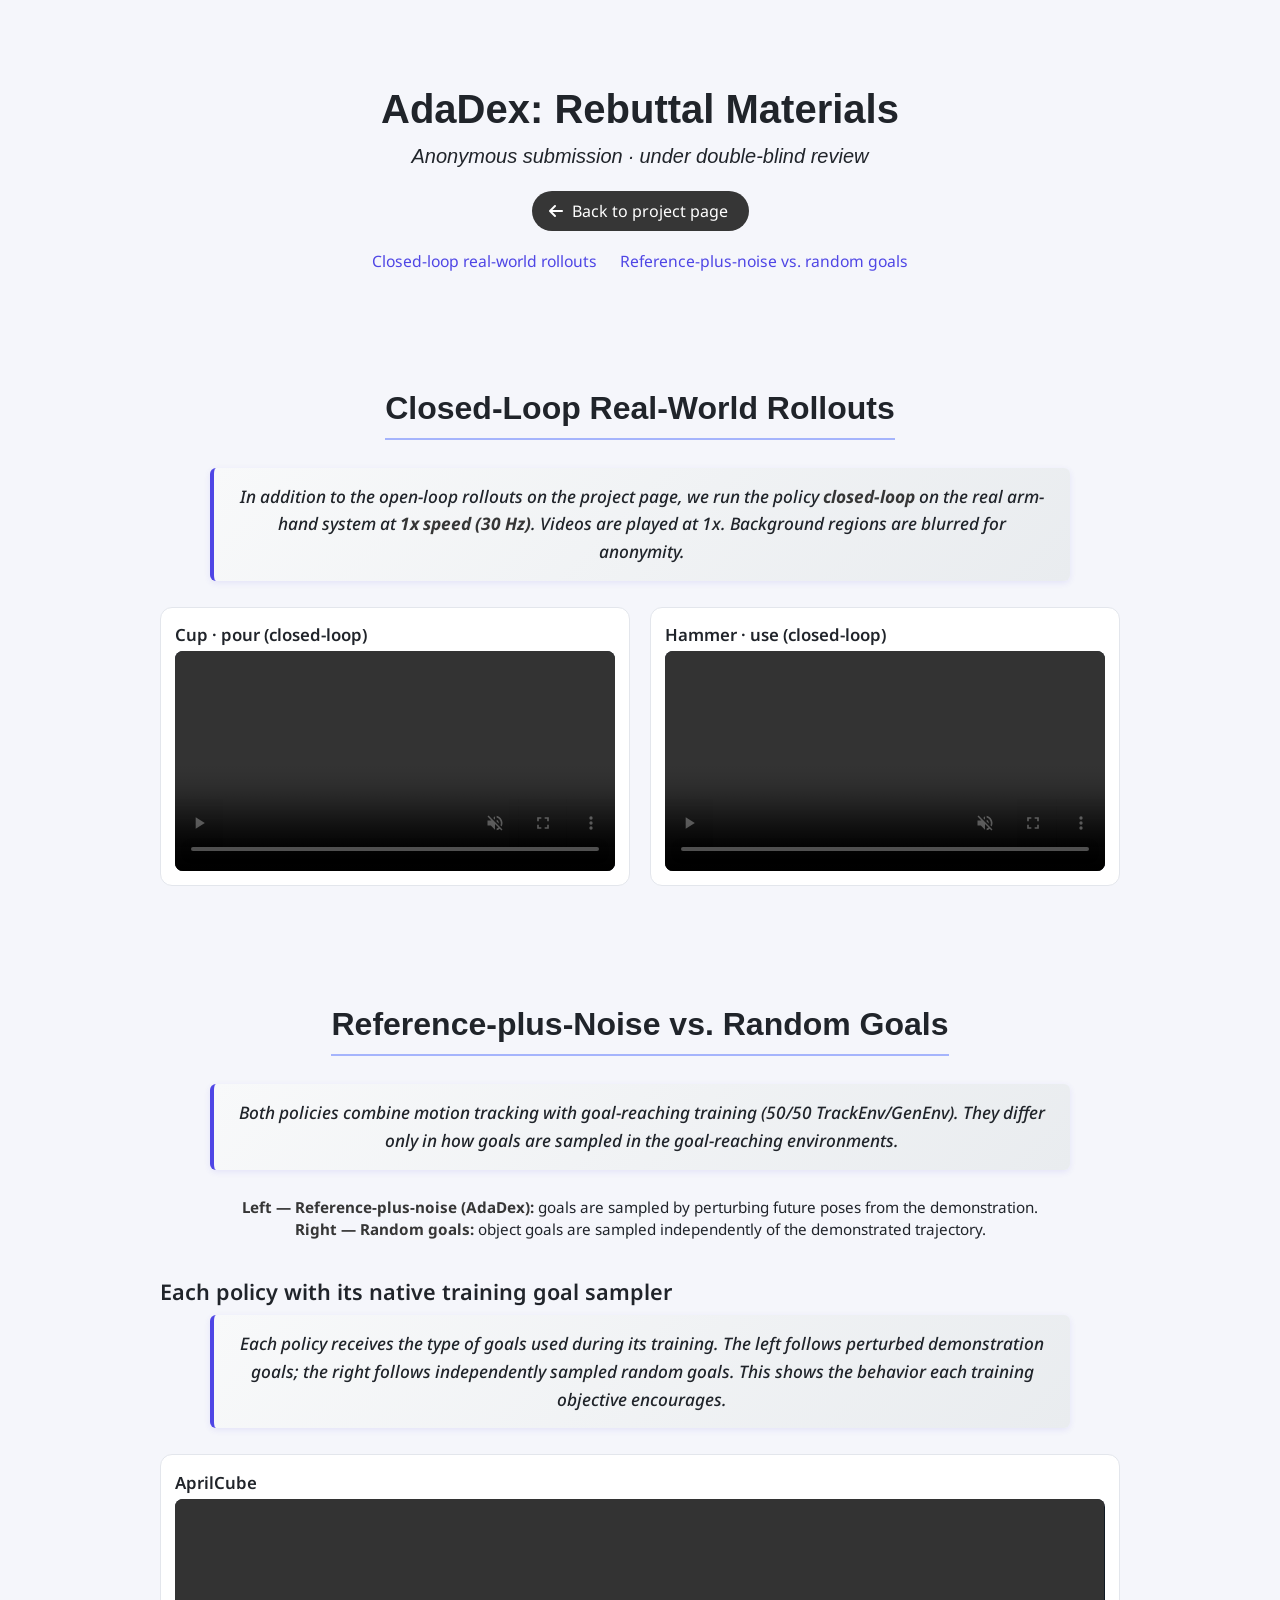
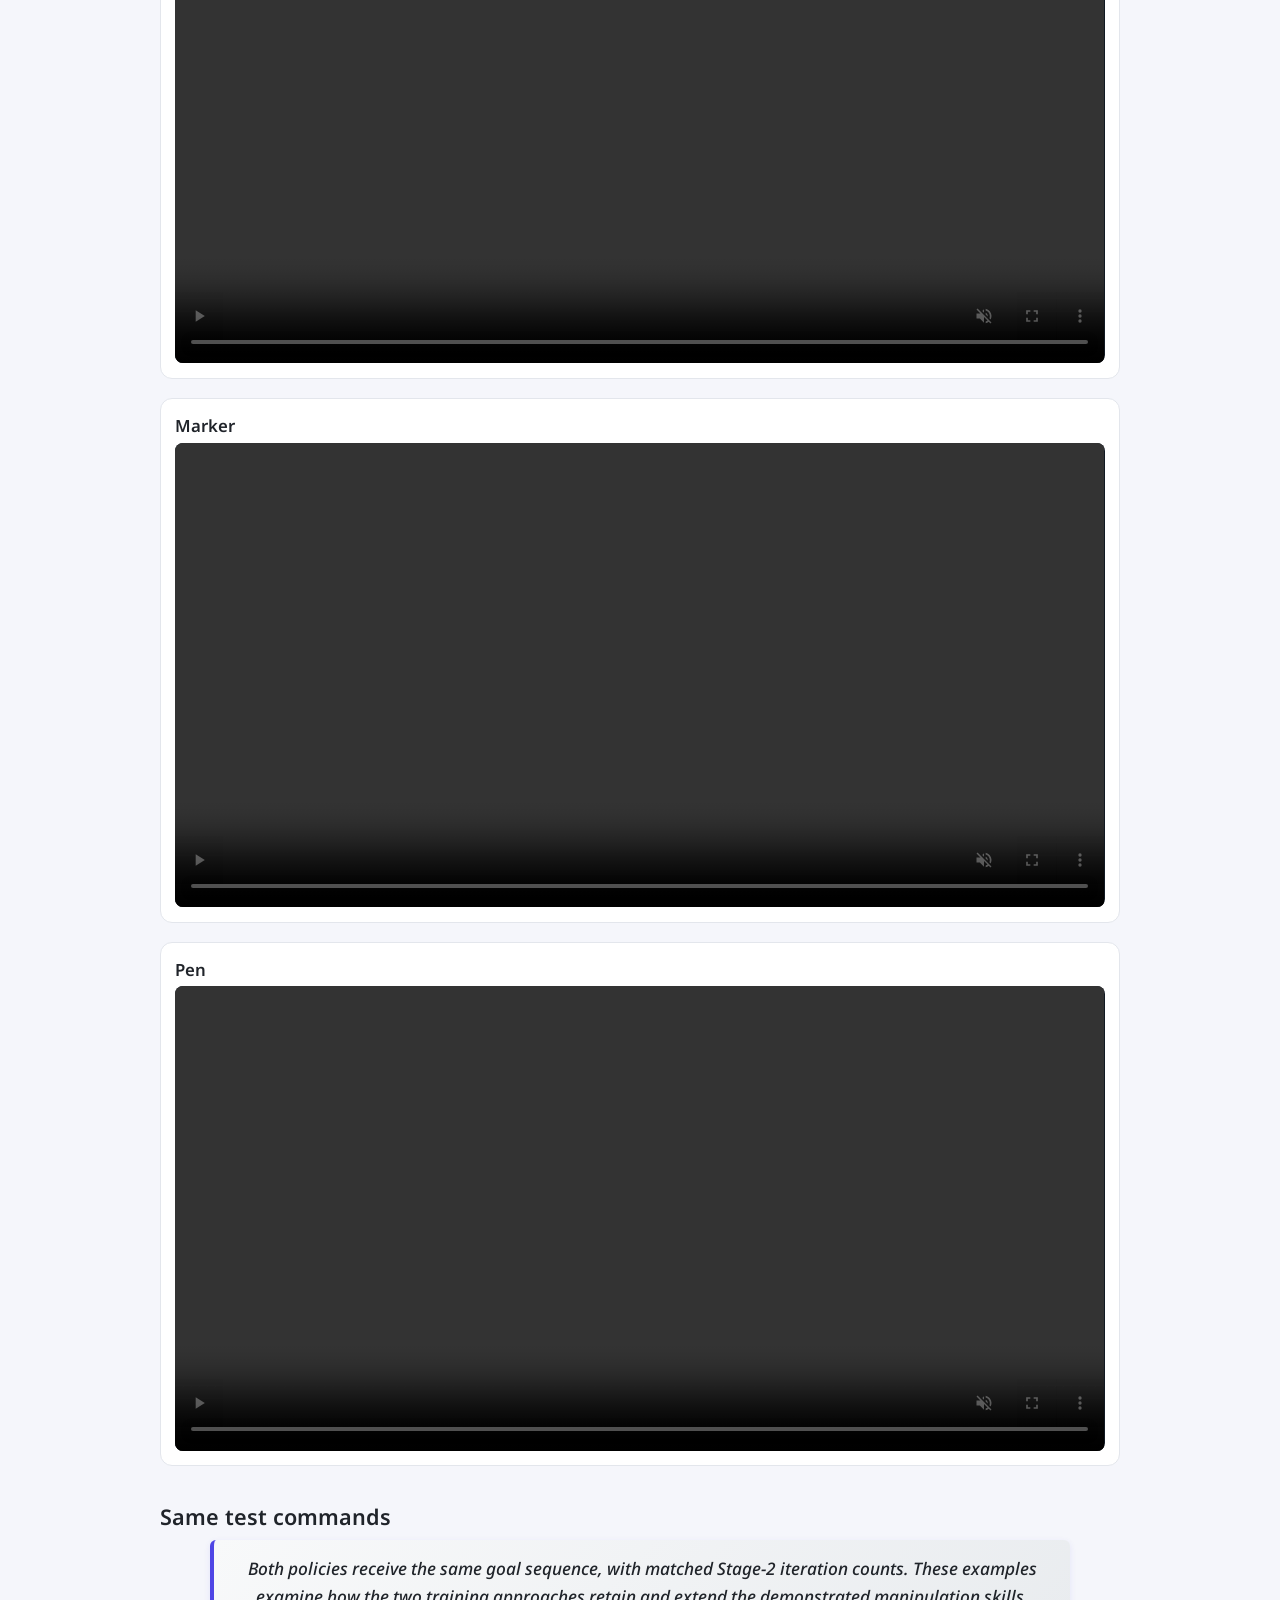
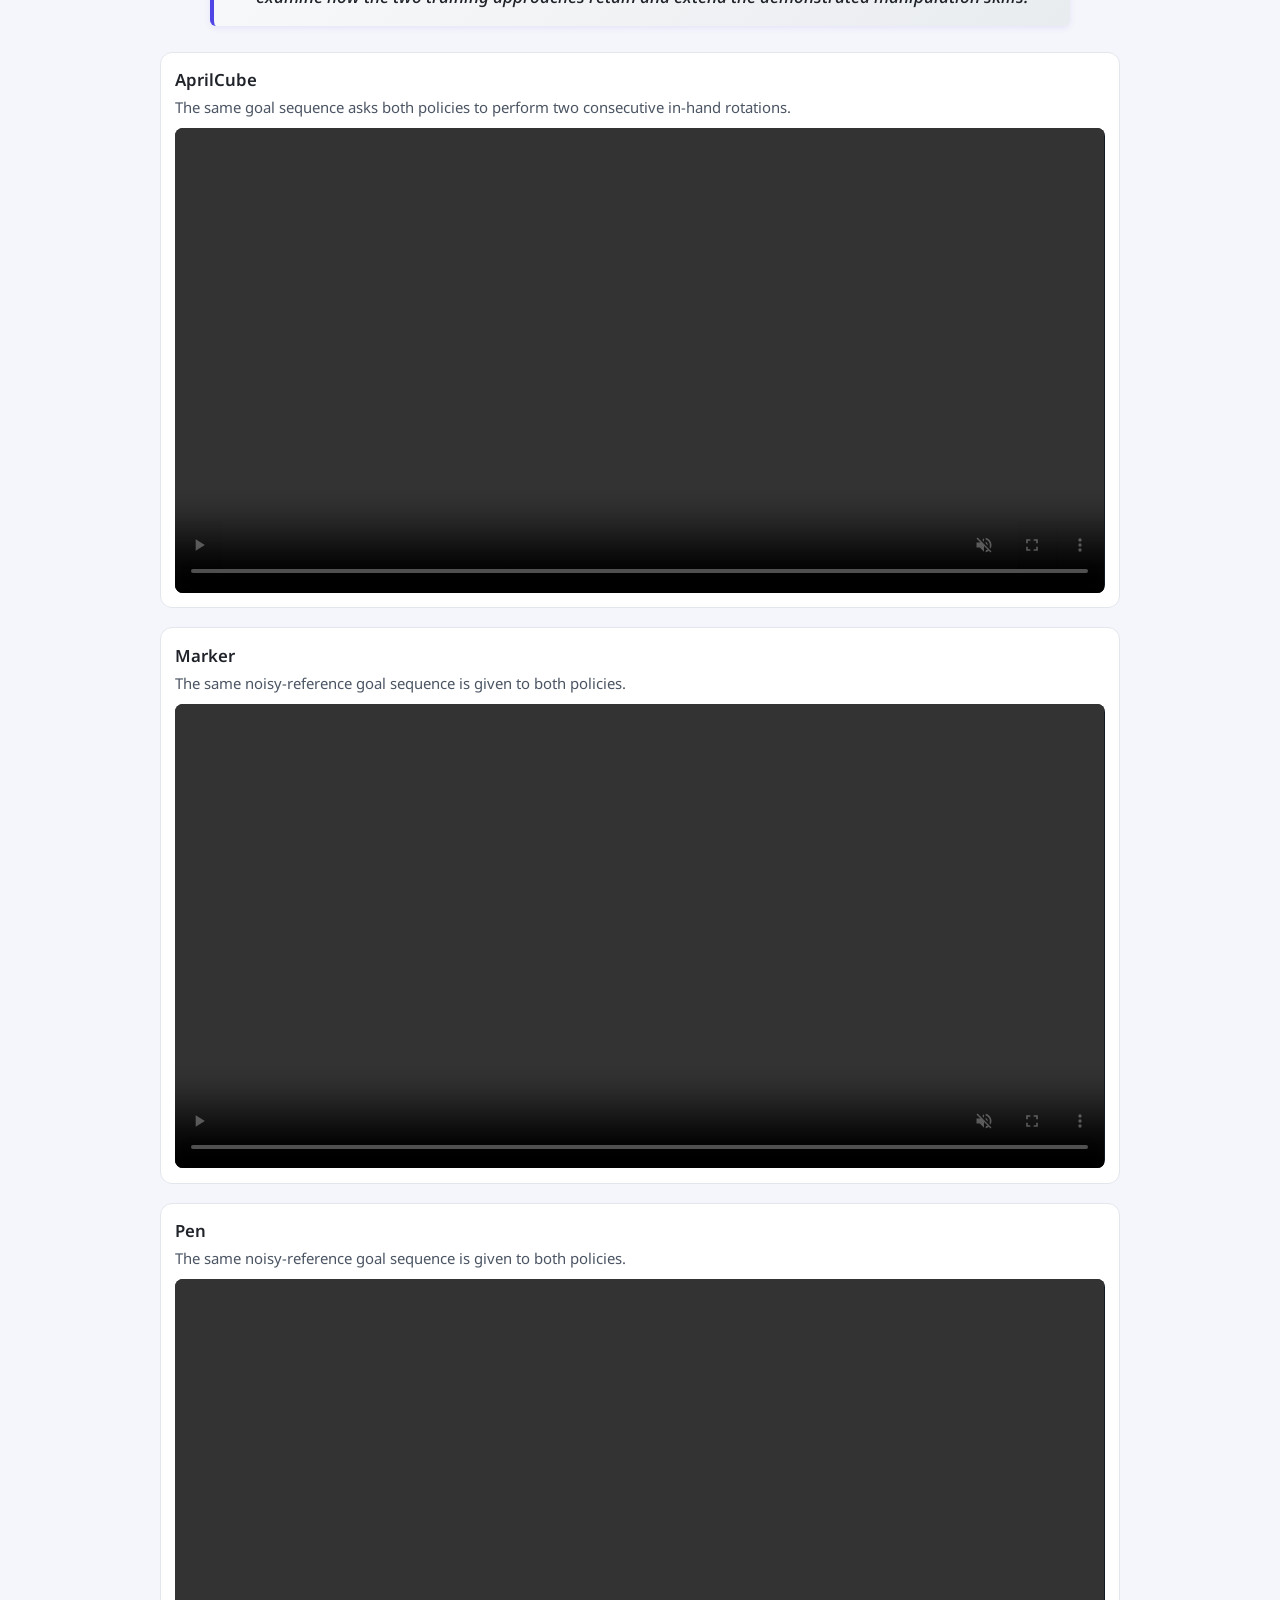
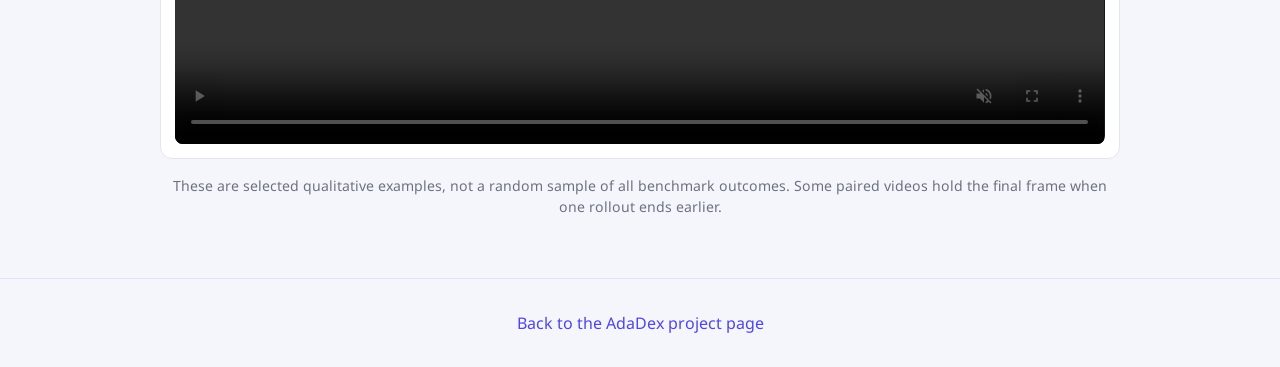
<file: rebuttal.html>
<!DOCTYPE html>
<html lang="en">

<head>
  <meta charset="utf-8">
  <meta name="viewport" content="width=device-width, initial-scale=1">
  <meta name="robots" content="noindex, nofollow">
  <title>AdaDex: Rebuttal Materials</title>
  <meta name="description" content="Additional videos for the AdaDex rebuttal.">

  <link href="https://fonts.googleapis.com/css?family=Google+Sans|Noto+Sans|Castoro" rel="stylesheet">
  <link rel="stylesheet" href="./static/css/bulma.min.css">
  <link rel="stylesheet" href="./static/css/index.css">
  <link rel="stylesheet" href="./static/css/media-theme.css">
  <link rel="stylesheet" href="./static/css/adadex.css?v=closed-loop-bold-4">
  <link rel="stylesheet" href="https://cdnjs.cloudflare.com/ajax/libs/font-awesome/6.5.1/css/all.min.css">

  <style>
    .rebuttal-header { padding-top: 2.5rem; padding-bottom: 0.5rem; }
    .rebuttal-header .title { margin-bottom: 0.6rem; }
    .back-link { margin-top: 1.2rem; }
    .rebuttal-toc { display: flex; flex-wrap: wrap; justify-content: center; gap: 0.6rem 1.4rem; margin-top: 1.2rem; font-size: 0.98rem; }
    .rebuttal-toc a { color: #4f46e5; }
    .reviewer-tag { display: inline-block; font-size: 0.8rem; font-weight: 600; letter-spacing: 0.02em; color: #3730a3;
      background: #eef2ff; border-radius: 999px; padding: 0.15rem 0.7rem; margin-bottom: 0.6rem; }
    .rb-subtitle { font-size: 1.35rem; font-weight: 600; margin: 2.2rem 0 0.4rem; }
    .rb-grid { display: grid; grid-template-columns: repeat(2, minmax(0, 1fr)); gap: 1.2rem; margin-top: 1rem; }
    .rb-grid.one { grid-template-columns: minmax(0, 1fr); }
    .rb-card { background: #fff; border: 1px solid #e3e6ec; border-radius: 12px; padding: 0.9rem; }
    .rb-card h4 { font-size: 1.05rem; font-weight: 600; margin: 0 0 0.25rem; }
    .rb-card p { font-size: 0.93rem; color: #4b5563; margin: 0 0 0.6rem; }
    .rb-card video { width: 100%; display: block; border-radius: 8px; background: #111922; }
    .legend-lr { font-size: 0.95rem; color: #374151; margin-top: 0.4rem; }
    .rb-note { font-size: 0.88rem; color: #6b7280; margin-top: 1rem; text-align: center; }
    @media screen and (max-width: 768px) { .rb-grid { grid-template-columns: minmax(0, 1fr); } }
    /* light theme for the whole rebuttal page (site theme defaults to light-on-dark text) */
    body.site-media.rebuttal-page { background: #f5f6fb; color: #20242a; }
    .rebuttal-page .rebuttal-header,
    .rebuttal-page .section,
    .rebuttal-page .footer { background: #f5f6fb !important; color: #20242a; }
    .rebuttal-page .title,
    .rebuttal-page h1, .rebuttal-page h2, .rebuttal-page h3, .rebuttal-page h4,
    .rebuttal-page .rb-subtitle,
    .rebuttal-page .publication-authors,
    .rebuttal-page .subsection-description,
    .rebuttal-page .legend-lr { color: #20242a !important; }
    .rebuttal-page .rb-card p { color: #4b5563 !important; }
    .rebuttal-page .rb-note { color: #6b7280 !important; }
    .rebuttal-page .footer a { color: #4f46e5; }
  </style>
</head>

<body class="site-media rebuttal-page">
  <section class="hero rebuttal-header">
    <div class="hero-body">
      <div class="container has-text-centered">
        <h1 class="title is-2 publication-title">AdaDex: Rebuttal Materials</h1>
        <div class="is-size-5 publication-authors">
          <span class="author-block" style="font-style: italic;">Anonymous submission &middot; under double-blind review</span>
        </div>
        <div class="back-link">
          <a href="./" class="button is-normal is-rounded is-dark">
            <span class="icon"><i class="fas fa-arrow-left" aria-hidden="true"></i></span>
            <span>Back to project page</span>
          </a>
        </div>
        <nav class="rebuttal-toc" aria-label="Rebuttal sections">
          <a href="#closed-loop">Closed-loop real-world rollouts</a>
          <a href="#goal-sampling">Reference-plus-noise vs. random goals</a>
        </nav>
      </div>
    </div>
  </section>

  <!-- ===================== Closed-loop real-world ===================== -->
  <section class="section" id="closed-loop">
    <div class="container is-max-desktop">
      <div style="text-align: center;">
        <h2 class="title is-3 section-title-accent">Closed-Loop Real-World Rollouts</h2>
      </div>
      <p class="subsection-description">
        In addition to the open-loop rollouts on the project page, we run the policy <strong>closed-loop</strong> on the
        real arm-hand system at <strong>1x speed (30 Hz)</strong>. Videos are played at 1x. Background regions are blurred for
        anonymity.
      </p>
      <div class="rb-grid">
        <div class="rb-card">
          <h4>Cup &middot; pour (closed-loop)</h4>
          <video muted loop playsinline controls autoplay preload="metadata" src="./static/videos/real/closed-loop/cup.mp4"></video>
        </div>
        <div class="rb-card">
          <h4>Hammer &middot; use (closed-loop)</h4>
          <video muted loop playsinline controls autoplay preload="metadata" src="./static/videos/real/closed-loop/hammer.mp4"></video>
        </div>
      </div>
    </div>
  </section>

  <!-- ===================== Goal sampling ===================== -->
  <section class="section" id="goal-sampling">
    <div class="container is-max-desktop">
      <div style="text-align: center;">
        <h2 class="title is-3 section-title-accent">Reference-plus-Noise vs. Random Goals</h2>
      </div>
      <p class="subsection-description">
        Both policies combine motion tracking with goal-reaching training (50/50 TrackEnv/GenEnv). They differ only in how
        goals are sampled in the goal-reaching environments.
      </p>
      <p class="legend-lr has-text-centered">
        <strong>Left &mdash; Reference-plus-noise (AdaDex):</strong> goals are sampled by perturbing future poses from the demonstration.<br>
        <strong>Right &mdash; Random goals:</strong> object goals are sampled independently of the demonstrated trajectory.
      </p>

      <h3 class="rb-subtitle" id="native">Each policy with its native training goal sampler</h3>
      <p class="subsection-description">
        Each policy receives the type of goals used during its training. The left follows perturbed demonstration goals;
        the right follows independently sampled random goals. This shows the behavior each training objective encourages.
      </p>
      <div class="rb-grid one">
        <div class="rb-card">
          <h4>AprilCube</h4>
          <video muted loop playsinline controls preload="metadata" src="./static/videos/rebuttal/aprilcube_own_goals.mp4"></video>
        </div>
        <div class="rb-card">
          <h4>Marker</h4>
          <video muted loop playsinline controls preload="metadata" src="./static/videos/rebuttal/marker420_own_goals.mp4"></video>
        </div>
        <div class="rb-card">
          <h4>Pen</h4>
          <video muted loop playsinline controls preload="metadata" src="./static/videos/rebuttal/pen_own_goals.mp4"></video>
        </div>
      </div>

      <h3 class="rb-subtitle" id="matched">Same test commands</h3>
      <p class="subsection-description">
        Both policies receive the same goal sequence, with matched Stage-2 iteration counts. These examples examine how the
        two training approaches retain and extend the demonstrated manipulation skills.
      </p>
      <div class="rb-grid one">
        <div class="rb-card">
          <h4>AprilCube</h4>
          <p>The same goal sequence asks both policies to perform two consecutive in-hand rotations.</p>
          <video muted loop playsinline controls preload="metadata" src="./static/videos/rebuttal/aprilcube_comparison.mp4"></video>
        </div>
        <div class="rb-card">
          <h4>Marker</h4>
          <p>The same noisy-reference goal sequence is given to both policies.</p>
          <video muted loop playsinline controls preload="metadata" src="./static/videos/rebuttal/marker420_comparison.mp4"></video>
        </div>
        <div class="rb-card">
          <h4>Pen</h4>
          <p>The same noisy-reference goal sequence is given to both policies.</p>
          <video muted loop playsinline controls preload="metadata" src="./static/videos/rebuttal/pen_comparison.mp4"></video>
        </div>
      </div>
      <p class="rb-note">
        These are selected qualitative examples, not a random sample of all benchmark outcomes. Some paired videos hold the
        final frame when one rollout ends earlier.
      </p>
    </div>
  </section>

  <footer class="footer">
    <div class="container">
      <div class="content has-text-centered">
        <p><a href="./">Back to the AdaDex project page</a></p>
      </div>
    </div>
  </footer>
</body>

</html>
</file>
<file: static/css/index.css>
body {
  font-family: 'Noto Sans', sans-serif;
}


.footer .icon-link {
  font-size: 25px;
  color: #000;
}

.link-block a,
.link-block .button {
  margin-top: 5px;
  margin-bottom: 5px;
  vertical-align: middle;
  transition: background-color 0.3s ease;
}

.link-block a:hover {
  background-color: #4f46e5 !important;
  border-color: #4f46e5 !important;
}

.link-block {
  display: inline-block;
  vertical-align: top;
}

.dnerf {
  font-variant: small-caps;
}


.teaser .hero-body {
  padding-top: 0;
  padding-bottom: 3rem;
}

.teaser {
  font-family: 'Google Sans', sans-serif;
}


.publication-title {}

.publication-banner {
  max-height: parent;

}

.publication-banner video {
  position: relative;
  left: auto;
  top: auto;
  transform: none;
  object-fit: fit;
}

.publication-header .hero-body {}

.publication-title {
  font-family: 'Google Sans', sans-serif;
}

.publication-authors {
  font-family: 'Google Sans', sans-serif;
}

.publication-venue {
  color: #555;
  width: fit-content;
  font-weight: bold;
}

.publication-awards {
  color: #ff3860;
  width: fit-content;
  font-weight: bolder;
}

.publication-authors {}

.publication-authors a {
  color: #4f46e5 !important;
}

.publication-authors a:hover {
  text-decoration: underline;
}

.author-block {
  display: inline-block;
}

.publication-banner img {}

.publication-authors {
  /*color: #4286f4;*/
}

.publication-video {
  position: relative;
  width: 100%;
  height: 0;
  padding-bottom: 56.25%;

  overflow: hidden;
  border-radius: 10px !important;
}

.publication-video iframe {
  position: absolute;
  top: 0;
  left: 0;
  width: 100%;
  height: 100%;
}

.publication-body img {}

.results-carousel {
  overflow: hidden;
}

.results-carousel .item {
  margin: 5px;
  overflow: hidden;
  border: 1px solid #bbb;
  border-radius: 10px;
  padding: 0;
  font-size: 0;
}

.results-carousel video {
  margin: 0;
}


.interpolation-panel {
  background: #f5f5f5;
  border-radius: 10px;
}

.interpolation-panel .interpolation-image {
  width: 100%;
  border-radius: 5px;
}

.interpolation-video-column {}

.interpolation-panel .slider {
  margin: 0 !important;
}

.interpolation-panel .slider {
  margin: 0 !important;
}

#interpolation-image-wrapper {
  width: 100%;
}

#interpolation-image-wrapper img {
  border-radius: 5px;
}


.has-bg-img {
  background: url('/static/images/toss.jpeg')center center;
  background-size: cover;
}



.overlay {
  position: absolute;
  top: 0;
  right: 0;
  bottom: 0;
  left: 0;
  background-color: rgba(0, 0, 0, 0.0);
  /* 0% opacity black */
  z-index: 1;
  /* Make sure it's behind the text */
  transition: opacity 1.0s;
}

.hero-body,
.hero-foot {
  position: relative;
  z-index: 2;
  transition: opacity 1.0s;
}

.hero-head {
  position: relative;
  z-index: 3;
  transition: opacity 1.0s;
}

.hero.video>.hero-body {
  display: flex;
  align-items: center;
  justify-content: center;
  position: absolute;
  top: 0;
  left: 0;
  width: 100%;
  height: 100%;
}

.hero-title {
  font-family: 'Google Sans', sans-serif;
  font-size: 7rem;
  font-weight: 900;
  color: #4f46e5;
  text-shadow: 0 2px 20px rgba(0, 0, 0, 0.5);
  letter-spacing: 0.15em;
  margin-bottom: 0.5rem !important;
}

.hero.is-link .hero-title {
  color: #4f46e5 !important;
}

.hero-subtitle {
  font-family: 'Google Sans', sans-serif;
  font-size: 3rem;
  font-weight: 600;
  color: #ffffff;
  text-shadow: 0 2px 12px rgba(0, 0, 0, 0.5);
  margin-top: 0 !important;
  line-height: 1.4;
}

@media screen and (max-width: 768px) {
  .hero-title {
    font-size: 3.5rem;
  }

  .hero-subtitle {
    font-size: 1.5rem;
  }
}

.section {
  padding-top: 1rem !important;
  padding-bottom: 1rem !important;
}

.section-title-accent {
  text-align: center;
  border-bottom: 5px solid #4f46e5;
  display: inline-block;
  padding-left: 30px;
  padding-right: 30px;
  padding-bottom: 15px;
  margin-bottom: 40px;
  position: relative;
}

.section-title-accent::after {
  content: '';
  position: absolute;
  bottom: -5px;
  left: 50%;
  transform: translateX(-50%);
  width: 60%;
  height: 3px;
  background: linear-gradient(90deg, transparent, #4f46e5, transparent);
  opacity: 0.5;
}

/* Navbar hover effects */
.navbar a.navbar-item {
  background-color: rgba(54, 54, 54, 0.6);
  border-radius: 8px;
  transition: all 0.3s ease;
}

.navbar a.navbar-item:hover {
  background-color: rgba(54, 54, 54, 0.8) !important;
  transform: translateY(-2px);
}

.navbar-item[style*="cursor: not-allowed"] {
  pointer-events: none;
}

/* Style for non-link navbar items (Coming Soon) */
.navbar-end .navbar-item:not(a) {
  background-color: rgba(54, 54, 54, 0.6);
  border-radius: 8px;
}

.navbar-end .navbar-item .button.is-inverted {
  background-color: rgba(54, 54, 54, 0.6);
  border-radius: 8px;
}

/* Responsive line breaks for author list */
.desktop-br {
  display: inline;
}

@media screen and (max-width: 1024px) {
  .desktop-br {
    display: none;
  }
}

/* Subsection description styling */
.subsection-description {
  text-align: center;
  max-width: 800px;
  margin: 0 auto 25px auto;
  padding: 15px 25px;
  font-size: 1.25rem;
  font-style: italic;
  color: #2c3e50;
  background: linear-gradient(135deg, #f8f9fa 0%, #e9ecef 100%);
  border-left: 4px solid #4f46e5;
  border-radius: 6px;
  box-shadow: 0 2px 6px rgba(79, 70, 229, 0.1);
  line-height: 1.6;
  font-weight: 500;
}

@media screen and (max-width: 768px) {
  .subsection-description {
    font-size: 1.1rem;
    padding: 12px 20px;
  }
}

/* Video Carousel */
.video-carousel {
  --carousel-control-size: 48px;
  position: relative;
  display: grid;
  grid-template-columns: var(--carousel-control-size) minmax(0, 1fr) var(--carousel-control-size);
  align-items: center;
  gap: 12px;
}

.carousel-viewport {
  grid-column: 2;
  grid-row: 1;
  min-width: 0;
  overflow: hidden;
}

.carousel-track {
  display: flex;
  gap: 12px;
  transition: transform 0.4s ease;
}

.carousel-item {
  flex: 0 0 calc((100% - 36px) / 4);
  min-width: 0;
}

.video-carousel[data-per-view="3"] .carousel-item {
  flex: 0 0 calc((100% - 24px) / 3);
}

.video-carousel[data-per-view="2"] .carousel-item {
  flex: 0 0 calc((100% - 12px) / 2);
}

.carousel-item video {
  width: 100%;
  border-radius: 10px;
}

.carousel-prev,
.carousel-next {
  position: static;
  grid-row: 1;
  background: rgba(0, 0, 0, 0.45);
  color: #fff;
  border: none;
  width: var(--carousel-control-size);
  height: var(--carousel-control-size);
  border-radius: 50%;
  font-size: 1.2rem;
  cursor: pointer;
  z-index: 3;
  transition: background 0.3s ease, opacity 0.3s ease;
  display: flex;
  align-items: center;
  justify-content: center;
}

.carousel-prev:hover,
.carousel-next:hover {
  background: #4f46e5;
}

.carousel-prev.disabled,
.carousel-next.disabled {
  opacity: 0.25;
  cursor: default;
}

.carousel-prev.disabled:hover,
.carousel-next.disabled:hover {
  background: rgba(0, 0, 0, 0.45);
}

.carousel-prev {
  grid-column: 1;
}

.carousel-next {
  grid-column: 3;
}

@media screen and (max-width: 768px) {
  .video-carousel {
    --carousel-control-size: 44px;
    gap: 8px;
  }

  .carousel-item {
    flex: 0 0 100%;
  }

  .video-carousel[data-per-view="3"] .carousel-item {
    flex: 0 0 100%;
  }

  .video-carousel[data-per-view="2"] .carousel-item {
    flex: 0 0 100%;
  }

  .carousel-track {
    gap: 0;
  }

  .carousel-prev,
  .carousel-next {
    font-size: 1rem;
  }
}

/* Project-page refinement */
body {
  color: #20242a;
  background: #fbfbfa;
  letter-spacing: 0;
}

.publication-header .hero-body {
  padding-top: 3.25rem;
  padding-bottom: 3rem;
}

.publication-title {
  max-width: 1120px;
  margin-left: auto;
  margin-right: auto;
  line-height: 1.08;
}

.publication-authors {
  color: #2b3138;
  line-height: 1.55;
}

.publication-authors sup {
  color: #3730a3;
  font-size: 0.64em;
  font-weight: 700;
  margin-left: 1px;
}

.affiliation-line,
.author-notes {
  margin-top: 10px;
  margin-bottom: 0;
}

.affiliation-logos {
  display: flex;
  flex-wrap: wrap;
  align-items: center;
  justify-content: center;
  gap: 40px;
  margin: 18px 0 8px;
}

.affiliation-logo {
  display: inline-flex;
  align-items: flex-start;
  gap: 4px;
}

.affiliation-logo img {
  display: block;
  height: 44px;
  width: auto;
}

.section {
  padding-top: 3.75rem !important;
  padding-bottom: 3.75rem !important;
}

.section:nth-of-type(odd):not(.hero) {
  background: #f6f7fc;
}

.section-title-accent {
  border-bottom: 2px solid #4f46e5;
  padding-left: 0;
  padding-right: 0;
  padding-bottom: 12px;
  margin-bottom: 28px;
  font-family: 'Google Sans', sans-serif;
  font-weight: 760;
  letter-spacing: 0;
}

.section-title-accent::after {
  content: none;
}

.section-intro {
  max-width: 900px;
  margin: 0 auto 36px;
  color: #4c5965;
  font-size: 1.1rem;
  line-height: 1.65;
  text-align: center;
}

.content.has-text-justified {
  color: #303841;
  font-size: 1.05rem;
  line-height: 1.75;
}

.motion-family,
.deployment-block {
  max-width: 1180px;
  margin: 0 auto 4rem;
}

.motion-family:last-child,
.deployment-block:last-child {
  margin-bottom: 0;
}

.motion-family>h3.title,
.deployment-block>h3.title {
  margin: 0 auto 1.7rem;
  color: #20242a;
  font-family: 'Google Sans', sans-serif;
  font-size: 2rem;
  font-weight: 760;
  text-align: center;
}

.section h4.title.is-4 {
  margin-top: 2.1rem;
  margin-bottom: 0.65rem;
  color: #2b3138;
  font-family: 'Google Sans', sans-serif;
  font-size: 1.28rem;
  font-weight: 720;
  text-align: center;
}

.subsection-description {
  max-width: 860px;
  margin: 0 auto 26px;
  padding: 15px 24px;
  color: #2c3e50;
  background: linear-gradient(135deg, #f8f9fa 0%, #e9ecef 100%);
  border-left: 4px solid #4f46e5;
  border-radius: 6px;
  box-shadow: 0 2px 6px rgba(79, 70, 229, 0.1);
  font-size: 1.08rem;
  font-style: italic;
  font-weight: 500;
  line-height: 1.6;
}

.video-carousel {
  margin-bottom: 0.8rem;
}

.carousel-item video {
  display: block;
  width: 100%;
  aspect-ratio: 16 / 9;
  object-fit: cover;
  background: #0d0f12;
  border: 1px solid rgba(20, 24, 28, 0.12);
  border-radius: 8px;
  box-shadow: 0 6px 20px rgba(18, 24, 32, 0.08);
}

.carousel-prev,
.carousel-next {
  background: rgba(18, 22, 26, 0.62);
  border-radius: 8px;
}

.carousel-prev:hover,
.carousel-next:hover {
  background: #3730a3;
}

.wide-video,
.paper-figure {
  display: block;
  width: min(1120px, 100%);
  margin: 0 auto 28px;
  border: 1px solid rgba(20, 24, 28, 0.12);
  border-radius: 8px;
  background: #0d0f12;
  box-shadow: 0 8px 26px rgba(18, 24, 32, 0.08);
}

.paper-figure {
  background: #fff;
}

.method-figure-stack {
  max-width: 1180px;
  margin: 0 auto;
}

.method-figure {
  margin: 0 auto 2.2rem;
}

.method-figure:last-child {
  margin-bottom: 0;
}

.method-figure .paper-figure {
  width: 100%;
  margin-bottom: 0.85rem;
  object-fit: contain;
}

.method-figure figcaption {
  max-width: 1040px;
  margin: 0 auto;
  color: #4c5965;
  font-size: 0.98rem;
  line-height: 1.55;
  text-align: left;
}

.method-figure figcaption strong {
  color: #20242a;
}

.footer {
  padding: 2rem 1.5rem;
  background: #f0f2f8;
}

@media screen and (max-width: 768px) {
  .publication-header .hero-body {
    padding-top: 2.25rem;
    padding-bottom: 2.25rem;
  }

  .publication-title {
    font-size: 2rem !important;
  }

  .affiliation-logos {
    gap: 22px;
    margin-top: 14px;
  }

  .affiliation-logo img {
    height: 24px;
  }

  .section {
    padding-top: 2.75rem !important;
    padding-bottom: 2.75rem !important;
  }

  .motion-family>h3.title,
  .deployment-block>h3.title {
    font-size: 1.55rem;
  }

  .section h4.title.is-4 {
    font-size: 1.12rem;
  }

  .section-intro {
    font-size: 1rem;
    padding: 0;
  }

  .subsection-description {
    font-size: 1rem;
    padding: 12px 18px;
  }
}
</file>
<file: static/css/generated-motion-variants.css>
/* Generated-motion preview layouts */
.motion-preview-banner {
  max-width: 1180px;
  margin: 0 auto 2.2rem;
  padding: 0.95rem 1.1rem;
  border: 1px solid rgba(79, 70, 229, 0.28);
  border-left: 4px solid #4f46e5;
  border-radius: 8px;
  background: #fbfbfe;
  color: #2c3e50;
  font-size: 0.98rem;
  line-height: 1.55;
}

.motion-capability-map {
  display: grid;
  grid-template-columns: repeat(2, minmax(0, 1fr));
  gap: 18px;
  max-width: 1060px;
  margin: 0 auto 2rem;
}

.motion-capability-family {
  padding: 18px;
  border: 1px solid rgba(20, 24, 28, 0.12);
  border-radius: 8px;
  background: #fff;
}

.motion-capability-family h3 {
  margin: 0 0 0.65rem;
  color: #20242a;
  font-family: 'Google Sans', sans-serif;
  font-size: 1.15rem;
  font-weight: 760;
}

.motion-capability-family p {
  margin: 0 0 1rem;
  color: #4c5965;
  font-size: 0.98rem;
  line-height: 1.55;
}

.motion-chip-list {
  display: flex;
  flex-wrap: wrap;
  gap: 8px;
}

.motion-chip {
  display: inline-flex;
  align-items: center;
  min-height: 34px;
  padding: 0.35rem 0.7rem;
  border: 1px solid rgba(79, 70, 229, 0.28);
  border-radius: 999px;
  color: #2c3e50;
  background: #f8f9fd;
  font-size: 0.9rem;
  font-weight: 650;
  white-space: nowrap;
}

.motion-switcher {
  max-width: 1180px;
  margin: 0 auto;
}

.motion-family-tabs,
.motion-task-pills {
  display: flex;
  flex-wrap: wrap;
  justify-content: center;
  gap: 10px;
}

.motion-family-tabs {
  margin-bottom: 0.85rem;
}

.motion-task-pills {
  margin-bottom: 1.45rem;
}

.motion-family-tabs button,
.motion-task-pills button,
.motion-card-action {
  min-height: 40px;
  border: 1px solid rgba(20, 24, 28, 0.14);
  border-radius: 8px;
  background: #fff;
  color: #2b3138;
  cursor: pointer;
  font-family: 'Google Sans', sans-serif;
  font-size: 0.96rem;
  font-weight: 700;
  letter-spacing: 0;
  transition: border-color 0.2s ease, background 0.2s ease, color 0.2s ease, box-shadow 0.2s ease;
}

.motion-family-tabs button {
  padding: 0.55rem 1rem;
}

.motion-task-pills button {
  padding: 0.5rem 0.85rem;
}

.motion-family-tabs button:hover,
.motion-task-pills button:hover,
.motion-card-action:hover {
  border-color: rgba(79, 70, 229, 0.58);
  box-shadow: 0 4px 14px rgba(18, 24, 32, 0.08);
}

.motion-family-tabs button.is-active,
.motion-task-pills button.is-active,
.motion-card.is-active .motion-card-action {
  border-color: #4f46e5;
  background: #4f46e5;
  color: #fff;
}

.motion-task-pills.is-hidden,
.motion-panel,
.motion-card-detail {
  display: none;
}

.motion-panel.is-active,
.motion-card-detail.is-active {
  display: block;
}

.motion-panel-header,
.motion-card-detail-header {
  max-width: 900px;
  margin: 0 auto 1.15rem;
  text-align: center;
}

.motion-panel-kicker {
  display: block;
  margin-bottom: 0.35rem;
  color: #3730a3;
  font-family: 'Google Sans', sans-serif;
  font-size: 0.86rem;
  font-weight: 760;
  letter-spacing: 0;
  text-transform: uppercase;
}

.motion-panel-header h3,
.motion-card-detail-header h3 {
  margin: 0 0 0.35rem;
  color: #20242a;
  font-family: 'Google Sans', sans-serif;
  font-size: 1.55rem;
  font-weight: 760;
}

.motion-panel-header p,
.motion-card-detail-header p {
  margin: 0;
  color: #4c5965;
  font-size: 1rem;
  line-height: 1.55;
}

.motion-card-grid {
  display: grid;
  grid-template-columns: repeat(4, minmax(0, 1fr));
  gap: 16px;
  max-width: 1180px;
  margin: 0 auto 2rem;
}

.motion-card-gallery-blocks {
  max-width: 1180px;
  margin: 0 auto;
}

.motion-family-block {
  margin: 0 auto 4rem;
}

.motion-family-block:last-child {
  margin-bottom: 0;
}

.motion-family-block-header {
  margin: 0 auto 1.4rem;
  text-align: center;
}

.motion-family-block-header h3 {
  margin: 0 auto 1.7rem;
  color: #20242a;
  font-family: 'Google Sans', sans-serif;
  font-size: 2rem;
  font-weight: 760;
  line-height: 1.2;
  text-align: center;
}

.motion-family-block-header .subsection-description {
  margin-bottom: 1.45rem;
}

.motion-family-block[data-card-family="manipulation"] .motion-card-grid {
  grid-template-columns: repeat(3, minmax(0, 1fr));
  max-width: 960px;
}

.motion-family-block[data-card-family="locomotion"] .motion-card-grid {
  grid-template-columns: repeat(4, minmax(0, 1fr));
}

.motion-card-family-tabs {
  display: flex;
  flex-wrap: wrap;
  justify-content: center;
  gap: 10px;
  margin: 0 auto 1.35rem;
}

.motion-card-family-tabs button {
  min-height: 42px;
  padding: 0.55rem 1rem;
  border: 1px solid rgba(20, 24, 28, 0.14);
  border-radius: 8px;
  background: #fff;
  color: #2b3138;
  cursor: pointer;
  font-family: 'Google Sans', sans-serif;
  font-size: 0.96rem;
  font-weight: 700;
  letter-spacing: 0;
  transition: border-color 0.2s ease, background 0.2s ease, color 0.2s ease, box-shadow 0.2s ease;
}

.motion-card-family-tabs button:hover {
  border-color: rgba(79, 70, 229, 0.58);
  box-shadow: 0 4px 14px rgba(18, 24, 32, 0.08);
}

.motion-card-family-tabs button.is-active {
  border-color: #4f46e5;
  background: #4f46e5;
  color: #fff;
}

.motion-card {
  display: flex;
  min-width: 0;
  flex-direction: column;
  overflow: hidden;
  border: 1px solid rgba(20, 24, 28, 0.12);
  border-radius: 8px;
  background: #fff;
  box-shadow: 0 6px 20px rgba(18, 24, 32, 0.06);
}

.motion-card.is-hidden,
.motion-card-detail.is-hidden {
  display: none;
}

.motion-card.is-active {
  border-color: rgba(79, 70, 229, 0.68);
  box-shadow: 0 8px 24px rgba(79, 70, 229, 0.12);
}

.motion-card video {
  display: block;
  width: 100%;
  aspect-ratio: 16 / 9;
  object-fit: cover;
  background: #0d0f12;
}

.motion-card-body {
  display: flex;
  flex: 1;
  flex-direction: column;
  gap: 10px;
  padding: 14px;
}

.motion-card h3 {
  margin: 0;
  color: #20242a;
  font-family: 'Google Sans', sans-serif;
  font-size: 1.05rem;
  font-weight: 760;
  line-height: 1.25;
}

.motion-card p {
  flex: 1;
  margin: 0;
  color: #4c5965;
  font-size: 0.92rem;
  line-height: 1.45;
}

.motion-card-action {
  width: 100%;
  padding: 0.45rem 0.55rem;
}

.motion-card-details {
  max-width: 1180px;
  margin: 0 auto;
}

.motion-montage-grid {
  display: grid;
  grid-template-columns: repeat(4, minmax(0, 1fr));
  gap: 12px;
  max-width: 1180px;
  margin: 0 auto 2.2rem;
}

.montage-item {
  position: relative;
  overflow: hidden;
  min-height: 0;
  border-radius: 8px;
  background: #0d0f12;
  box-shadow: 0 6px 20px rgba(18, 24, 32, 0.08);
}

.montage-item.is-large {
  grid-column: span 2;
  grid-row: span 2;
}

.montage-item video {
  display: block;
  width: 100%;
  height: 100%;
  min-height: 150px;
  aspect-ratio: 16 / 9;
  object-fit: cover;
}

.montage-item.is-large video {
  min-height: 312px;
}

.montage-label {
  position: absolute;
  left: 10px;
  right: 10px;
  bottom: 10px;
  display: flex;
  align-items: center;
  justify-content: space-between;
  gap: 8px;
  padding: 8px 10px;
  border-radius: 6px;
  color: #fff;
  background: rgba(13, 15, 18, 0.72);
  font-family: 'Google Sans', sans-serif;
  font-size: 0.88rem;
  font-weight: 760;
  line-height: 1.2;
}

.montage-label span:last-child {
  color: #a5b4fc;
  font-size: 0.78rem;
  font-weight: 700;
}

.motion-gallery-title {
  max-width: 900px;
  margin: 0 auto 1rem;
  color: #20242a;
  font-family: 'Google Sans', sans-serif;
  font-size: 1.45rem;
  font-weight: 760;
  text-align: center;
}

@media screen and (max-width: 960px) {
  .motion-card-grid,
  .motion-montage-grid {
    grid-template-columns: repeat(2, minmax(0, 1fr));
  }

  .motion-family-block[data-card-family="manipulation"] .motion-card-grid,
  .motion-family-block[data-card-family="locomotion"] .motion-card-grid {
    grid-template-columns: repeat(2, minmax(0, 1fr));
  }

  .montage-item.is-large {
    grid-column: span 2;
  }
}

@media screen and (max-width: 768px) {
  .motion-capability-map,
  .motion-card-grid,
  .motion-montage-grid {
    grid-template-columns: 1fr;
  }

  .motion-family-block[data-card-family="manipulation"] .motion-card-grid,
  .motion-family-block[data-card-family="locomotion"] .motion-card-grid {
    grid-template-columns: 1fr;
  }

  .montage-item.is-large {
    grid-column: span 1;
  }

  .montage-item.is-large video,
  .montage-item video {
    min-height: 0;
  }

  .motion-panel-header h3,
  .motion-card-detail-header h3 {
    font-size: 1.28rem;
  }

  .motion-family-block-header h3 {
    font-size: 1.55rem;
  }

  .motion-family-tabs,
  .motion-task-pills {
    justify-content: flex-start;
  }
}
</file>
<file: static/css/media-theme.css>
/* Final media-style theme for the project page. */

.site-media {
  --accent-green: #4f46e5;
  --accent-green-bright: #a5b4fc;
  --media-bg: #0f1424;
  --media-text: #eef1fa;
  --media-muted: #d9def0;
  --media-line: rgba(129, 140, 248, 0.24);
  color: var(--media-text);
  background: var(--media-bg);
}

.site-media .hero.video {
  position: relative;
  height: 100vh;
  height: 100dvh;
  min-height: 100vh;
  min-height: 100dvh;
  overflow: hidden;
}

.site-media .hero.video > .hero-video {
  position: absolute;
  inset: 0;
  width: 100%;
  height: 100%;
}

.site-media .hero.video > .hero-video > video {
  display: block;
  width: 100%;
  height: 100%;
  object-fit: cover;
  object-position: center;
}

.site-media .hero.video .overlay {
  background: linear-gradient(
    180deg,
    rgba(0, 0, 0, 0.34) 0%,
    rgba(0, 0, 0, 0.24) 45%,
    rgba(0, 0, 0, 0.38) 100%
  );
}

.site-media .hero.video > .hero-body > .container {
  padding: 2.4rem 2rem;
  background: radial-gradient(ellipse at center, rgba(0, 0, 0, 0.28) 0%, rgba(0, 0, 0, 0.14) 38%, rgba(0, 0, 0, 0) 70%);
}

.site-media .hero-title {
  color: var(--accent-green-bright) !important;
  text-shadow: 0 4px 32px rgba(0, 0, 0, 0.85);
}

.site-media .hero-subtitle {
  max-width: 920px;
  margin-left: auto;
  margin-right: auto;
}

.site-media .site-topnav {
  position: fixed;
  top: 0;
  left: 0;
  width: 100%;
  z-index: 50;
  background: rgba(8, 11, 22, 0.86);
  border-bottom: 1px solid rgba(129, 140, 248, 0.2);
  backdrop-filter: blur(12px);
}

.site-media .site-topnav .navbar {
  background: transparent;
}

.site-media .site-section-nav {
  display: grid;
  grid-template-columns: auto minmax(0, 1fr);
  align-items: center;
  gap: 22px;
  width: 100%;
  padding: 14px 0;
}

.site-media .site-nav-links {
  display: flex;
  justify-content: flex-end;
  align-items: center;
  gap: 22px;
  min-width: 0;
}

.site-media .site-section-nav .navbar-item {
  display: inline-flex;
  align-items: center;
  justify-content: center;
  flex-shrink: 0;
  min-height: 40px;
  padding: 6px 0;
  line-height: 1.25;
  color: var(--media-text);
  background: transparent !important;
  border-top: 2px solid transparent;
  border-bottom: 2px solid transparent;
  border-radius: 0;
  font-family: 'Google Sans', sans-serif;
  font-size: 0.98rem;
  font-weight: 760;
  text-shadow: 0 2px 14px rgba(0, 0, 0, 0.78);
}

.site-media .site-section-nav .site-brand {
  justify-self: start;
  color: var(--accent-green-bright);
  font-size: 1.2rem;
}

.site-media .site-section-nav .navbar-item:hover {
  color: var(--accent-green-bright) !important;
  background: transparent !important;
  border-bottom-color: var(--accent-green-bright);
  transform: none;
}

.site-media .publication-header {
  color: #20242a;
  background: #f5f6fb !important;
}

.site-media #abstract,
.site-media #generated-motions,
.site-media #deployment,
.site-media #method {
  scroll-margin-top: 72px;
}

.site-media #deployment,
.site-media .generated-motion-section {
  background: var(--media-bg) !important;
}

.site-media #method,
.site-media #abstract {
  color: #20242a;
  background: #f5f6fb !important;
}

.site-media #deployment .title,
.site-media .generated-motion-section .title,
.site-media .motion-family-block-header h3 {
  color: var(--media-text);
}

.site-media .carousel-item video,
.site-media .wide-video {
  display: block;
  width: 100%;
  aspect-ratio: 16 / 9;
  object-fit: cover;
  border: 1px solid var(--media-line);
  border-radius: 8px;
  background: #000;
  box-shadow: 0 18px 52px rgba(0, 0, 0, 0.42);
}

.site-media .visual-policy-render-video {
  aspect-ratio: auto;
  height: auto;
  object-fit: contain;
}

.site-media #deployment .subsection-description,
.site-media .generated-motion-section .subsection-description {
  color: var(--media-muted);
  background: rgba(255, 255, 255, 0.055);
  border-color: var(--accent-green-bright);
  box-shadow: none;
}

.site-media #method .subsection-description {
  color: #363c52;
  background: #ffffff;
  border-color: rgba(79, 70, 229, 0.45);
  box-shadow: none;
}

.site-media .footer {
  color: var(--media-muted);
  background: var(--media-bg);
  border-top: 1px solid rgba(129, 140, 248, 0.18);
}

.site-media .footer a,
.site-media .footer .dnerf {
  color: var(--accent-green-bright);
}

.site-media .motion-card {
  color: var(--media-text);
  background: #171d31;
  border-color: var(--media-line);
  box-shadow: 0 14px 42px rgba(0, 0, 0, 0.35);
}

.site-media .motion-card h3,
.site-media .motion-card p,
.site-media .motion-card-detail-header h3,
.site-media .motion-card-detail-header p {
  color: var(--media-text);
}

.site-media .motion-card-detail-header h3 {
  margin-bottom: 0;
}

.site-media .motion-card-action {
  position: relative;
  min-height: 46px;
  padding: 0.65rem 2rem;
  color: var(--media-bg);
  background: var(--accent-green-bright);
  border: 2px solid #c7d2fe;
  font-weight: 800;
  box-shadow: 0 4px 14px rgba(129, 140, 248, 0.25);
  transition: background-color 0.2s ease, border-color 0.2s ease, box-shadow 0.2s ease;
}

.site-media .motion-card .motion-card-action:hover,
.site-media .motion-card .motion-card-action:focus-visible {
  color: var(--media-bg);
  background: #e0e7ff;
  border-color: #ffffff;
  box-shadow: 0 6px 20px rgba(129, 140, 248, 0.4);
}

.site-media .motion-card-action:focus-visible {
  outline: 3px solid #ffffff;
  outline-offset: 3px;
}

.site-media .motion-card .motion-card-action:active {
  background: var(--accent-green-bright);
  box-shadow: 0 1px 5px rgba(129, 140, 248, 0.25);
}

.site-media .motion-card.is-active .motion-card-action {
  color: #ffffff;
  background: var(--accent-green);
  border-color: #e0e7ff;
  box-shadow: 0 0 0 2px rgba(165, 180, 252, 0.35), 0 4px 16px rgba(79, 70, 229, 0.4);
}

.site-media .motion-card.is-active .motion-card-action::before {
  content: "\2713";
  position: absolute;
  left: 12px;
  top: 50%;
  transform: translateY(-50%);
  font-size: 1.15rem;
  font-weight: 800;
}

.site-media .motion-card.is-active .motion-card-action:hover,
.site-media .motion-card.is-active .motion-card-action:focus-visible {
  color: #ffffff;
  background: #3730a3;
  border-color: #ffffff;
}

.site-media .carousel-prev,
.site-media .carousel-next {
  color: var(--media-bg);
  background: var(--accent-green-bright);
  border: 2px solid #c7d2fe;
  border-radius: 10px;
  box-shadow: 0 4px 14px rgba(129, 140, 248, 0.25);
}

.site-media .video-carousel button svg {
  display: block;
  width: 24px;
  height: 24px;
}

.site-media .carousel-prev:not(.disabled):hover,
.site-media .carousel-next:not(.disabled):hover {
  background: #e0e7ff;
  border-color: #ffffff;
  box-shadow: 0 6px 20px rgba(129, 140, 248, 0.4);
}

.site-media .carousel-prev:focus-visible,
.site-media .carousel-next:focus-visible {
  outline: 3px solid #ffffff;
  outline-offset: 3px;
}

.site-media .carousel-prev.disabled,
.site-media .carousel-next.disabled {
  color: #9aa5bd;
  background: #29314a;
  border-color: #58637b;
  box-shadow: none;
  opacity: 1;
  cursor: not-allowed;
}

.site-media .section-title-accent {
  border-color: var(--accent-green-bright);
}

.site-media .deployment-layout {
  margin-top: 1.6rem;
}

.site-media .deployment-layout h4.title {
  color: var(--media-text);
  margin: 0 0 0.9rem;
}

.site-media .deployment-layout video {
  display: block;
  width: 100%;
  background: #000;
  border: 1px solid var(--media-line);
  border-radius: 8px;
  box-shadow: 0 18px 52px rgba(0, 0, 0, 0.36);
}

.site-media .deployment-feature-task {
  margin-bottom: 2.6rem;
}

.site-media .deployment-feature-head {
  display: flex;
  align-items: end;
  justify-content: space-between;
  gap: 18px;
  margin-bottom: 0.9rem;
}

.site-media .deployment-feature-stage {
  overflow: hidden;
  border-radius: 8px;
  background: #0b0f1c;
}

.site-media .deployment-feature-video {
  aspect-ratio: 16 / 9;
  object-fit: contain;
}

.site-media .deployment-thumb-strip {
  display: grid;
  grid-auto-columns: minmax(145px, 1fr);
  grid-auto-flow: column;
  gap: 10px;
  overflow-x: auto;
  padding: 4px 2px 12px;
  scrollbar-color: rgba(165, 180, 252, 0.55) rgba(255, 255, 255, 0.08);
}

.site-media .deployment-thumb-strip::-webkit-scrollbar {
  height: 8px;
}

.site-media .deployment-thumb-strip::-webkit-scrollbar-track {
  background: rgba(255, 255, 255, 0.08);
  border-radius: 999px;
}

.site-media .deployment-thumb-strip::-webkit-scrollbar-thumb {
  background: rgba(165, 180, 252, 0.7);
  border-radius: 999px;
}

.site-media .deployment-thumb-strip-wrap {
  --rollout-control-size: 48px;
  display: grid;
  grid-template-columns: var(--rollout-control-size) minmax(0, 1fr) var(--rollout-control-size);
  gap: 8px;
  align-items: start;
  margin-top: 12px;
}

.site-media .deployment-thumb-scroll {
  display: inline-flex;
  align-items: center;
  justify-content: center;
  width: var(--rollout-control-size);
  height: var(--rollout-thumbnail-height, 82px);
  margin-top: 4px;
  color: var(--media-bg);
  background: var(--accent-green-bright);
  border: 2px solid #c7d2fe;
  border-radius: 10px;
  box-shadow: 0 4px 14px rgba(129, 140, 248, 0.25);
  cursor: pointer;
  transition: background-color 0.2s ease, border-color 0.2s ease, box-shadow 0.2s ease;
}

.site-media .deployment-thumb-scroll svg {
  display: block;
  width: 26px;
  height: 26px;
}

.site-media .deployment-thumb-scroll:not(:disabled):hover,
.site-media .deployment-thumb-scroll:not(:disabled):focus-visible {
  color: var(--media-bg);
  background: #e0e7ff;
  border-color: #ffffff;
  box-shadow: 0 6px 20px rgba(129, 140, 248, 0.4);
}

.site-media .deployment-thumb-scroll:focus-visible {
  outline: 3px solid #ffffff;
  outline-offset: 3px;
}

.site-media .deployment-thumb-scroll:disabled {
  color: #9aa5bd;
  background: #29314a;
  border-color: #58637b;
  box-shadow: none;
  cursor: not-allowed;
  opacity: 1;
}

.site-media .deployment-thumb {
  display: grid;
  gap: 6px;
  padding: 0;
  color: var(--media-muted);
  background: transparent;
  border: 0;
  cursor: pointer;
  text-align: left;
}

.site-media .deployment-thumb:focus-visible {
  outline: 2px solid var(--accent-green-bright);
  outline-offset: 3px;
}

.site-media .deployment-thumb video {
  aspect-ratio: 16 / 9;
  object-fit: cover;
  border-color: rgba(255, 255, 255, 0.16);
  box-shadow: none;
  opacity: 0.72;
  transition: border-color 0.2s ease, opacity 0.2s ease;
}

.site-media .deployment-thumb span {
  font-family: 'Google Sans', sans-serif;
  font-size: 0.78rem;
  font-weight: 700;
}

.site-media .deployment-thumb.is-active video,
.site-media .deployment-thumb:hover video {
  border-color: var(--accent-green-bright);
  opacity: 1;
}

@media screen and (max-width: 1023px) {
  .site-media .site-section-nav {
    grid-template-columns: auto minmax(0, 1fr);
    gap: 18px;
    padding: 16px;
  }

  .site-media .site-nav-links {
    justify-content: flex-start;
    gap: 18px;
    overflow-x: auto;
  }
}

@media screen and (max-width: 768px) {
  .site-media .deployment-thumb-strip-wrap {
    --rollout-control-size: 44px;
  }

  .site-media .hero-title {
    font-size: 3.4rem;
  }

  .site-media .hero-subtitle {
    font-size: 1.4rem;
  }

  .site-media .deployment-feature-head {
    display: block;
  }
}
</file>
<file: static/css/adadex.css>
/* AdaDex additions on top of the base template: media placeholders, results tables. */

.site-media .hero.video {
  background: radial-gradient(ellipse at center, #1a2036 0%, #0f1424 70%);
}

.hero-anon-note {
  margin-top: 1.2rem;
  color: #d9def0;
  font-family: 'Google Sans', sans-serif;
  font-size: 1.1rem;
  letter-spacing: 0.04em;
}

/* Blank media slot. Replace the whole element with a <video> or <img> once assets are ready. */
.media-placeholder {
  display: flex;
  width: 100%;
  aspect-ratio: 16 / 9;
  flex-direction: column;
  align-items: center;
  justify-content: center;
  gap: 6px;
  padding: 12px;
  color: rgba(217, 222, 240, 0.62);
  background: repeating-linear-gradient(135deg, #121729 0 14px, #151b2f 14px 28px);
  border: 1px dashed rgba(165, 180, 252, 0.38);
  border-radius: 8px;
  font-family: 'Google Sans', sans-serif;
  font-size: 0.85rem;
  text-align: center;
}

.media-placeholder i {
  font-size: 1.6rem;
  opacity: 0.7;
}

.media-placeholder code {
  padding: 0;
  color: inherit;
  background: transparent;
  font-size: 0.72rem;
  word-break: break-all;
}

.media-placeholder.is-hero {
  position: absolute;
  inset: 0;
  aspect-ratio: auto;
  justify-content: flex-end;
  padding-bottom: 2.5rem;
  border: 0;
  border-radius: 0;
}

.media-placeholder.is-figure {
  aspect-ratio: 21 / 9;
}

.media-placeholder.is-light {
  color: #6a7086;
  background: repeating-linear-gradient(135deg, #fafbfd 0 14px, #eff1f7 14px 28px);
  border-color: rgba(79, 70, 229, 0.5);
}

.motion-card .media-placeholder {
  border-width: 0 0 1px 0;
  border-radius: 0;
}

.deployment-thumb .media-placeholder {
  gap: 2px;
  font-size: 0.7rem;
  opacity: 0.72;
  transition: border-color 0.2s ease, opacity 0.2s ease;
}

.deployment-thumb .media-placeholder i {
  font-size: 1rem;
}

.deployment-thumb.is-active .media-placeholder,
.deployment-thumb:hover .media-placeholder {
  border-color: #a5b4fc;
  opacity: 1;
}

.comparison-grid {
  display: grid;
  grid-template-columns: repeat(3, minmax(0, 1fr));
  gap: 14px;
  margin-bottom: 1.6rem;
}

.comparison-grid h4 {
  margin-bottom: 0.5rem;
  color: #eef1fa;
  font-family: 'Google Sans', sans-serif;
  font-weight: 700;
  text-align: center;
}

.comparison-grid h4.is-ours {
  color: #a5b4fc;
}

.comparison-row-label {
  margin: 0.4rem 0 0.8rem;
  color: #d9def0;
  font-family: 'Google Sans', sans-serif;
  font-weight: 700;
}

/* Results tables */
.results-table-wrap {
  max-width: 980px;
  margin: 0 auto 2.2rem;
  overflow-x: auto;
}

.results-table-wrap h4.title {
  margin-bottom: 0.8rem !important;
  text-align: center;
}

.results-table {
  width: 100%;
  border-collapse: collapse;
  background: #ffffff;
  font-size: 0.95rem;
}

.results-table th,
.results-table td {
  padding: 8px 12px;
  border-bottom: 1px solid #e1e4ee;
  text-align: center;
  white-space: nowrap;
}

.results-table th:first-child,
.results-table td:first-child {
  text-align: left;
}

.results-table thead th {
  border-bottom: 2px solid #20242a;
  font-family: 'Google Sans', sans-serif;
}

.results-table .group-row td {
  color: #363c52;
  background: #eceff8;
  font-family: 'Google Sans', sans-serif;
  font-weight: 700;
  text-align: center;
}

.results-table .ours td {
  background: rgba(79, 70, 229, 0.09);
}

.results-table .best {
  font-weight: 800;
}

.results-table .second {
  text-decoration: underline;
}

.results-table .std {
  color: #767c92;
  font-size: 0.8em;
}

.results-caption {
  margin-top: 0.6rem;
  color: #565c72;
  font-size: 0.9rem;
  text-align: center;
}

.comparison-tracking-figure {
  max-width: 800px;
  margin-top: 4rem;
}

.link-block .button.is-coming-soon {
  cursor: default;
  background-color: #e2e4e8;
  border-color: transparent;
  color: #6b7280;
}

.link-block .button.is-coming-soon:hover {
  background-color: #e2e4e8 !important;
  border-color: transparent !important;
}

@media screen and (max-width: 768px) {
  .comparison-grid {
    grid-template-columns: minmax(0, 1fr);
  }
}

/* Comparison section sits on the light background. */
.site-media #comparison {
  color: #20242a;
  background: #f5f6fb !important;
  scroll-margin-top: 72px;
}

.site-media #comparison .subsection-description {
  color: #363c52;
  background: #ffffff;
  border-color: rgba(79, 70, 229, 0.45);
  box-shadow: none;
}

.results-table,
.results-table th,
.results-table td {
  color: #20242a;
}

#comparison .comparison-grid h4 {
  color: #20242a;
}

#comparison .comparison-grid h4.is-ours {
  color: #4338ca;
}

/* Gallery layout per card family */
.site-media #results,
.site-media #downstream,
.site-media #embodiments {
  scroll-margin-top: 72px;
}

.motion-family-block[data-card-family="tracking"] .motion-card-grid {
  grid-template-columns: repeat(2, minmax(0, 1fr));
  max-width: 760px;
}

.motion-family-block[data-card-family="generalization"] .motion-card-grid,
.motion-family-block[data-card-family="embodiment"] .motion-card-grid {
  grid-template-columns: repeat(3, minmax(0, 1fr));
  max-width: 960px;
}

/* Clips mix two-panel (policy | reference) and single-view layouts: show them whole. */
.site-media .motion-card video {
  object-fit: contain;
  background: #0b0f1c;
}

.site-media .carousel-item video {
  aspect-ratio: auto;
  height: auto;
  object-fit: contain;
}

.clip-caption,
.motion-card-body h3,
.motion-card-body > p,
.r2s-sbs h4,
.r2s-sbs .panel-legend,
.deployment-block > h3,
.deployment-block > .subsection-description {
  position: relative;
  z-index: 1;
}

.motion-card-body h3,
.r2s-sbs h4,
.deployment-block > h3 {
  z-index: 2;
}

.clip-caption {
  margin-top: 6px;
  color: #d9def0;
  font-family: 'Google Sans', sans-serif;
  font-size: 0.85rem;
  text-align: center;
}

.panel-legend {
  margin-top: 4px;
  color: rgba(217, 222, 240, 0.75);
  font-size: 0.88rem;
}

@media screen and (max-width: 768px) {
  .motion-family-block[data-card-family] .motion-card-grid {
    grid-template-columns: repeat(2, minmax(0, 1fr));
  }
}

.panel-legend strong {
  color: #a5b4fc;
}

/* Blender-render layout */
.site-media #benchmark,
.site-media #beyond {
  scroll-margin-top: 72px;
}

.motion-family-block[data-card-family="benchmark"] .motion-card-grid {
  grid-template-columns: repeat(3, minmax(0, 1fr));
  max-width: 1080px;
}

.motion-family-block[data-card-family="versatility"] .motion-card-grid {
  display: flex;
  flex-wrap: wrap;
  justify-content: center;
}

.motion-family-block[data-card-family="versatility"] .motion-card {
  flex: 0 0 calc((100% - 48px) / 4);
}

.motion-gallery-hint {
  color: var(--media-muted);
  font-size: 0.98rem;
  line-height: 1.5;
}

.agentic-planner-name {
  color: var(--accent-green-bright);
}

.motion-family-block-header h3 code,
.motion-family-block-header .subsection-description code {
  font-family: ui-monospace, SFMono-Regular, Menlo, Monaco, Consolas, "Liberation Mono", "Courier New", monospace;
  font-size: 0.95em;
  font-weight: inherit;
  color: inherit;
  background: transparent;
  padding: 0;
}

.site-media .motion-card video,
.site-media .carousel-item video,
.site-media .wide-video,
.compare-grid video {
  background: #ffffff;
}

/* Comparison / sim-to-sim picker */
.compare-picker {
  max-width: 1100px;
  margin: 0 auto 1.2rem;
  text-align: center;
}

.compare-tabs {
  display: inline-flex;
  gap: 6px;
  margin-bottom: 0.9rem;
  padding: 4px;
  background: #e2e5f1;
  border-radius: 999px;
}

.compare-tab {
  padding: 6px 16px;
  color: #363c52;
  background: transparent;
  border: 0;
  border-radius: 999px;
  cursor: pointer;
  font-family: 'Google Sans', sans-serif;
  font-weight: 700;
}

.compare-tab.is-active {
  color: #ffffff;
  background: #20242a;
}

.compare-chips {
  display: flex;
  flex-wrap: wrap;
  justify-content: center;
  gap: 6px;
}

.compare-chips.is-hidden {
  display: none;
}

.compare-chip {
  padding: 4px 12px;
  color: #363c52;
  background: #ffffff;
  border: 1px solid #cdd2e4;
  border-radius: 999px;
  cursor: pointer;
  font-size: 0.85rem;
}

.compare-chip:hover {
  border-color: #4f46e5;
}

.compare-chip.is-active {
  color: #ffffff;
  background: #4338ca;
  border-color: #4338ca;
}

#deployment .compare-chip {
  color: #d9def0;
  background: rgba(255, 255, 255, 0.06);
  border-color: rgba(129, 140, 248, 0.3);
}

#deployment .compare-chip.is-active {
  color: #0f1424;
  background: #a5b4fc;
}

.compare-grid {
  display: grid;
  gap: 12px;
  margin: 0 auto 2.4rem;
}

.compare-grid-4 {
  grid-template-columns: repeat(4, minmax(0, 1fr));
}

.compare-grid-2 {
  grid-template-columns: repeat(2, minmax(0, 1fr));
  max-width: 1100px;
}

.compare-grid h4 {
  margin-bottom: 0.4rem;
  font-family: 'Google Sans', sans-serif;
  font-weight: 700;
  text-align: center;
}

#comparison .compare-grid h4 {
  color: #20242a;
}

#deployment .compare-grid h4 {
  color: #eef1fa;
}

.compare-grid h4.is-ours,
#comparison .compare-grid h4.is-ours {
  color: #4338ca;
}

#deployment .compare-grid h4.is-ours {
  color: #a5b4fc;
}

.compare-note {
  font-weight: 400;
  font-size: 0.8em;
  opacity: 0.75;
}

.compare-grid video {
  display: block;
  width: 100%;
  aspect-ratio: 16 / 9;
  border: 1px solid #d4d8e8;
  border-radius: 8px;
}

@media screen and (max-width: 768px) {
  .compare-grid-4,
  .compare-grid-2 {
    grid-template-columns: repeat(2, minmax(0, 1fr));
  }
}

#deployment .wide-video {
  max-width: 760px;
  margin: 0 auto;
}

#deployment .deployment-speed {
  color: var(--accent-green-bright);
  font-weight: 800;
  font-style: italic;
  white-space: nowrap;
}

#deployment .closed-loop-label {
  color: var(--accent-green-bright);
  font-weight: 900;
  -webkit-text-stroke: 0.25px currentColor;
}

/* Smooth in-page jumps; keep targets clear of the fixed nav bar. */
html {
  scroll-behavior: smooth;
}

.motion-card-detail {
  scroll-margin-top: 96px;
}

.bench-row {
  scroll-margin-top: 84px;
}

.site-media #method {
  scroll-margin-top: 72px;
}

/* GRAB benchmark: jump buttons + stacked rows */
.jump-buttons {
  display: flex;
  flex-wrap: wrap;
  justify-content: center;
  gap: 12px;
  margin: 0 auto 2.2rem;
}

.jump-button {
  padding: 10px 22px;
  color: #eef1fa;
  background: #222a44;
  border: 1px solid rgba(129, 140, 248, 0.34);
  border-radius: 999px;
  font-family: 'Google Sans', sans-serif;
  font-weight: 700;
  transition: background 0.2s ease, color 0.2s ease;
}

.jump-button:hover,
.jump-button:focus-visible {
  color: #0f1424;
  background: #a5b4fc;
}

.bench-row {
  max-width: 1180px;
  margin: 0 auto 3rem;
}

.bench-row .motion-card-detail-header {
  margin-bottom: 1rem;
  text-align: center;
}

.bench-row h3 {
  color: #eef1fa;
  font-family: 'Google Sans', sans-serif;
  font-size: 1.5rem;
  font-weight: 700;
}

.bench-row-desc {
  margin-top: 4px;
  color: #d9def0;
}

.site-media .hero.is-link .hero-title {
  color: #a5b4fc !important;
}

.compare-controls {
  display: flex;
  justify-content: center;
  gap: 10px;
  margin: 0 auto 1rem;
}

.compare-control {
  padding: 7px 18px;
  color: #ffffff;
  background: #4f46e5;
  border: 0;
  border-radius: 999px;
  cursor: pointer;
  font-family: 'Google Sans', sans-serif;
  font-weight: 700;
  transition: background 0.2s ease;
}

.compare-control:hover,
.compare-control:focus-visible {
  background: #3730a3;
}

.compare-control[data-compare-action="stop"] {
  color: #363c52;
  background: #e2e5f1;
}

.compare-control[data-compare-action="stop"]:hover,
.compare-control[data-compare-action="stop"]:focus-visible {
  background: #cdd2e4;
}

/* Real-to-sim section */
.site-media #real2sim {
  scroll-margin-top: 72px;
}

.compare-grid-3 {
  grid-template-columns: repeat(3, minmax(0, 1fr));
  max-width: 1180px;
}

#real2sim .compare-grid h4,
.r2s-sbs h4 {
  color: #eef1fa;
}

#real2sim .compare-grid h4.is-ours {
  color: #a5b4fc;
}

#real2sim .compare-grid .media-placeholder {
  border-radius: 8px;
}

.r2s-sbs {
  max-width: 980px;
  margin: 0 auto 2.4rem;
  text-align: center;
}

.r2s-sbs h4 {
  margin-bottom: 0.2rem;
  font-family: 'Google Sans', sans-serif;
  font-size: 1.25rem;
  font-weight: 700;
}

.r2s-sbs .wide-video {
  margin-top: 0.8rem;
}

.r2s-figures figcaption {
  color: #d9def0;
}

.r2s-figures .paper-figure {
  background: #ffffff;
  border-radius: 8px;
}

@media screen and (max-width: 768px) {
  .compare-grid-3 {
    grid-template-columns: minmax(0, 1fr);
  }
}

.r2s-figures figcaption strong {
  color: #eef1fa;
}

/* Paper figures inside sections */
.teaser-figure-section {
  padding-top: 0 !important;
  background: #f5f6fb;
}

.teaser-figure {
  max-width: 1080px;
  margin: 0 auto;
}

.section-figure {
  max-width: 1080px;
  margin: 0 auto 2.4rem;
}

.section-figure .paper-figure {
  background: #ffffff;
  border-radius: 8px;
}

.generated-motion-section .section-figure figcaption,
#deployment .section-figure figcaption {
  color: #d9def0;
}

/* Hero teaser mosaic: navy veil keeps the title readable over the white renders */
.site-media .hero.video .overlay {
  background: radial-gradient(ellipse at center, rgba(15, 20, 36, 0.78) 0%, rgba(15, 20, 36, 0.55) 45%, rgba(15, 20, 36, 0.35) 100%);
}

/* Bulma hides .hero-video on mobile; keep the teaser mosaic there too. */
@media screen and (max-width: 768px) {
  .site-media .hero-video {
    display: block !important;
  }
}

/* Kinematic reference clip in downstream carousels */
.carousel-item.is-reference {
  position: relative;
}

.reference-tag {
  position: absolute;
  top: 10px;
  left: 50%;
  transform: translateX(-50%);
  z-index: 2;
  padding: 3px 10px;
  color: #0f1424;
  background: #fbbf24;
  border-radius: 999px;
  font-family: 'Google Sans', sans-serif;
  font-size: 0.78rem;
  font-weight: 800;
  letter-spacing: 0.06em;
  text-transform: uppercase;
  pointer-events: none;
}

.carousel-item.is-reference video {
  outline: 2px dashed #fbbf24;
  outline-offset: -2px;
}

.carousel-item.is-reference .clip-caption strong {
  color: #fbbf24;
}

.carousel-item.is-reference video {
  aspect-ratio: 16 / 9;
  object-fit: contain;
  background: #ffffff;
}

.motion-family-block[data-card-family="embodiment"] .motion-card-grid {
  grid-template-columns: repeat(4, minmax(0, 1fr));
  max-width: 1180px;
}

@media screen and (max-width: 960px) {
  .motion-family-block[data-card-family="versatility"] .motion-card {
    flex-basis: calc((100% - 16px) / 2);
  }

  .motion-family-block[data-card-family="embodiment"] .motion-card-grid {
    grid-template-columns: repeat(2, minmax(0, 1fr));
  }
}

@media screen and (max-width: 560px) {
  .motion-family-block[data-card-family="versatility"] .motion-card {
    flex-basis: 100%;
  }

  .motion-family-block[data-card-family="embodiment"] .motion-card-grid {
    grid-template-columns: 1fr;
  }
}

/* \method{} in the paper: bold small caps */
.method-name {
  font-variant: small-caps;
  font-weight: 700;
}
</file>
